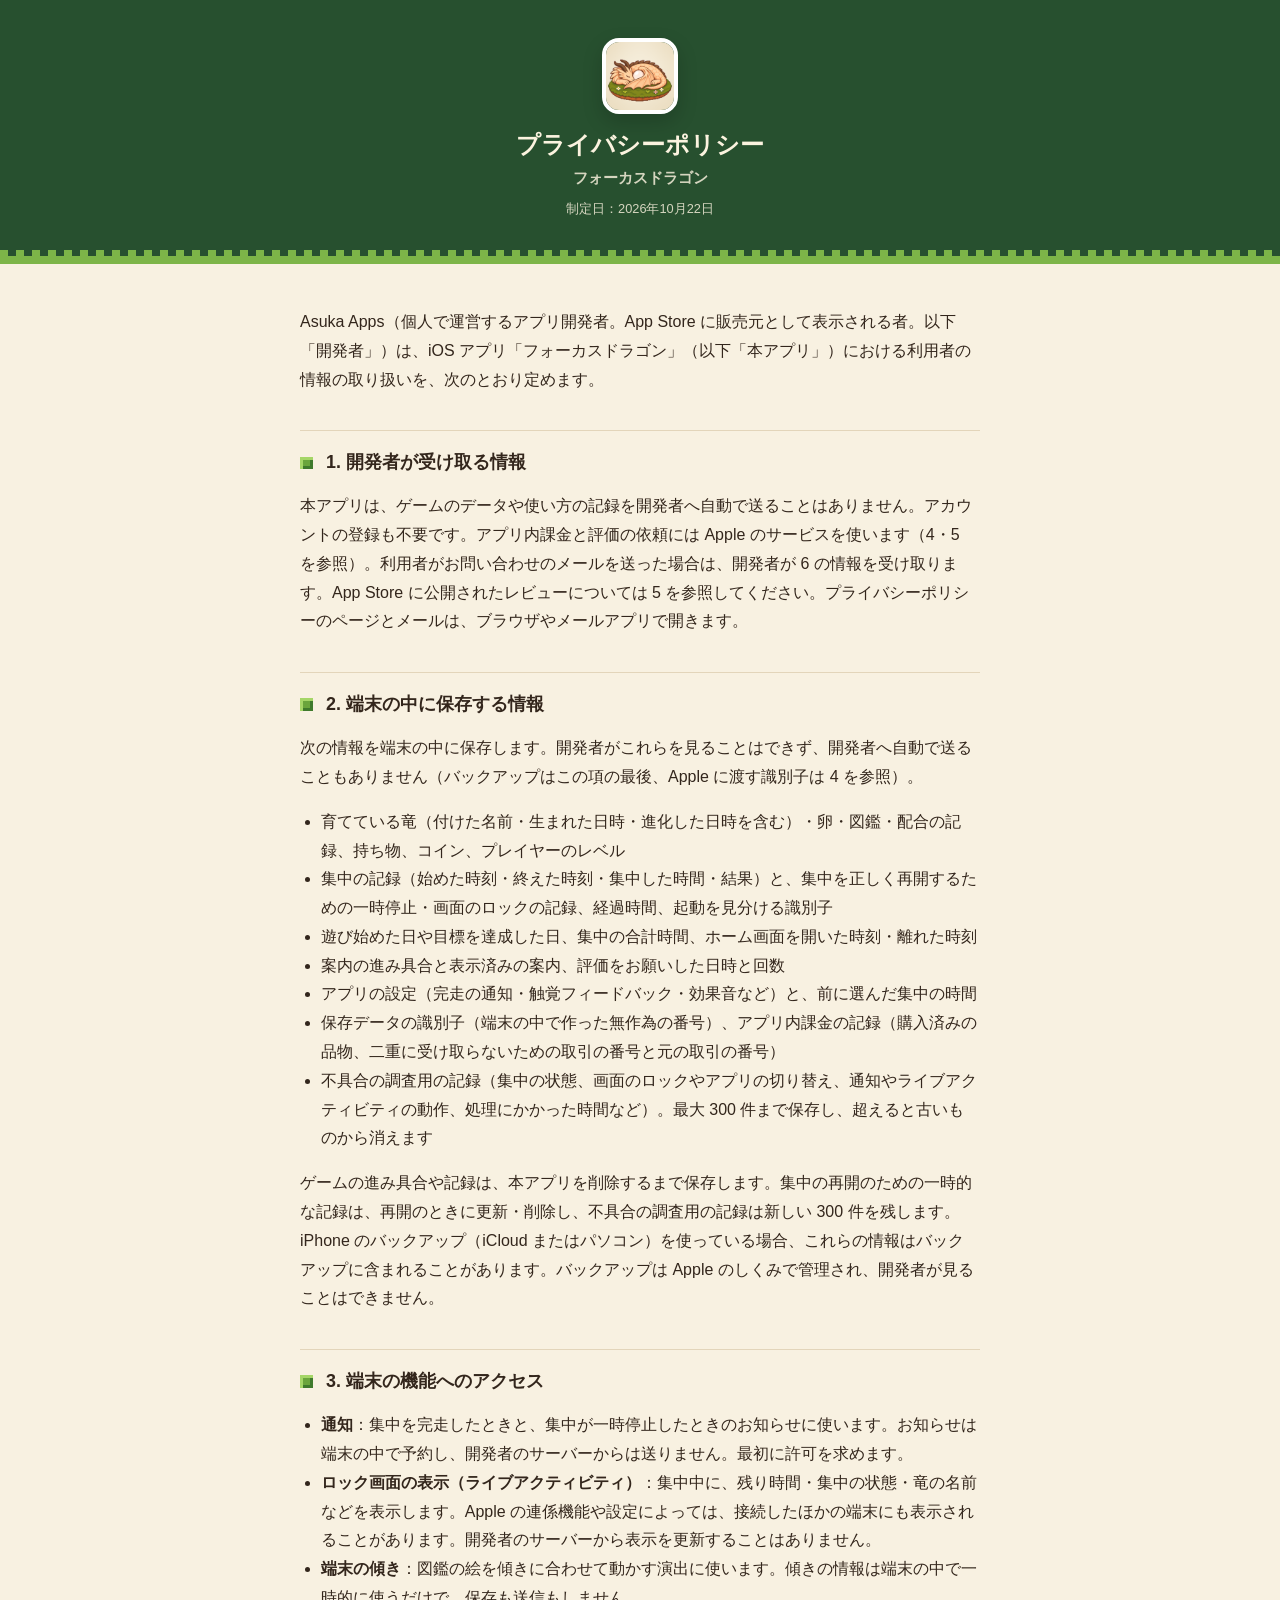
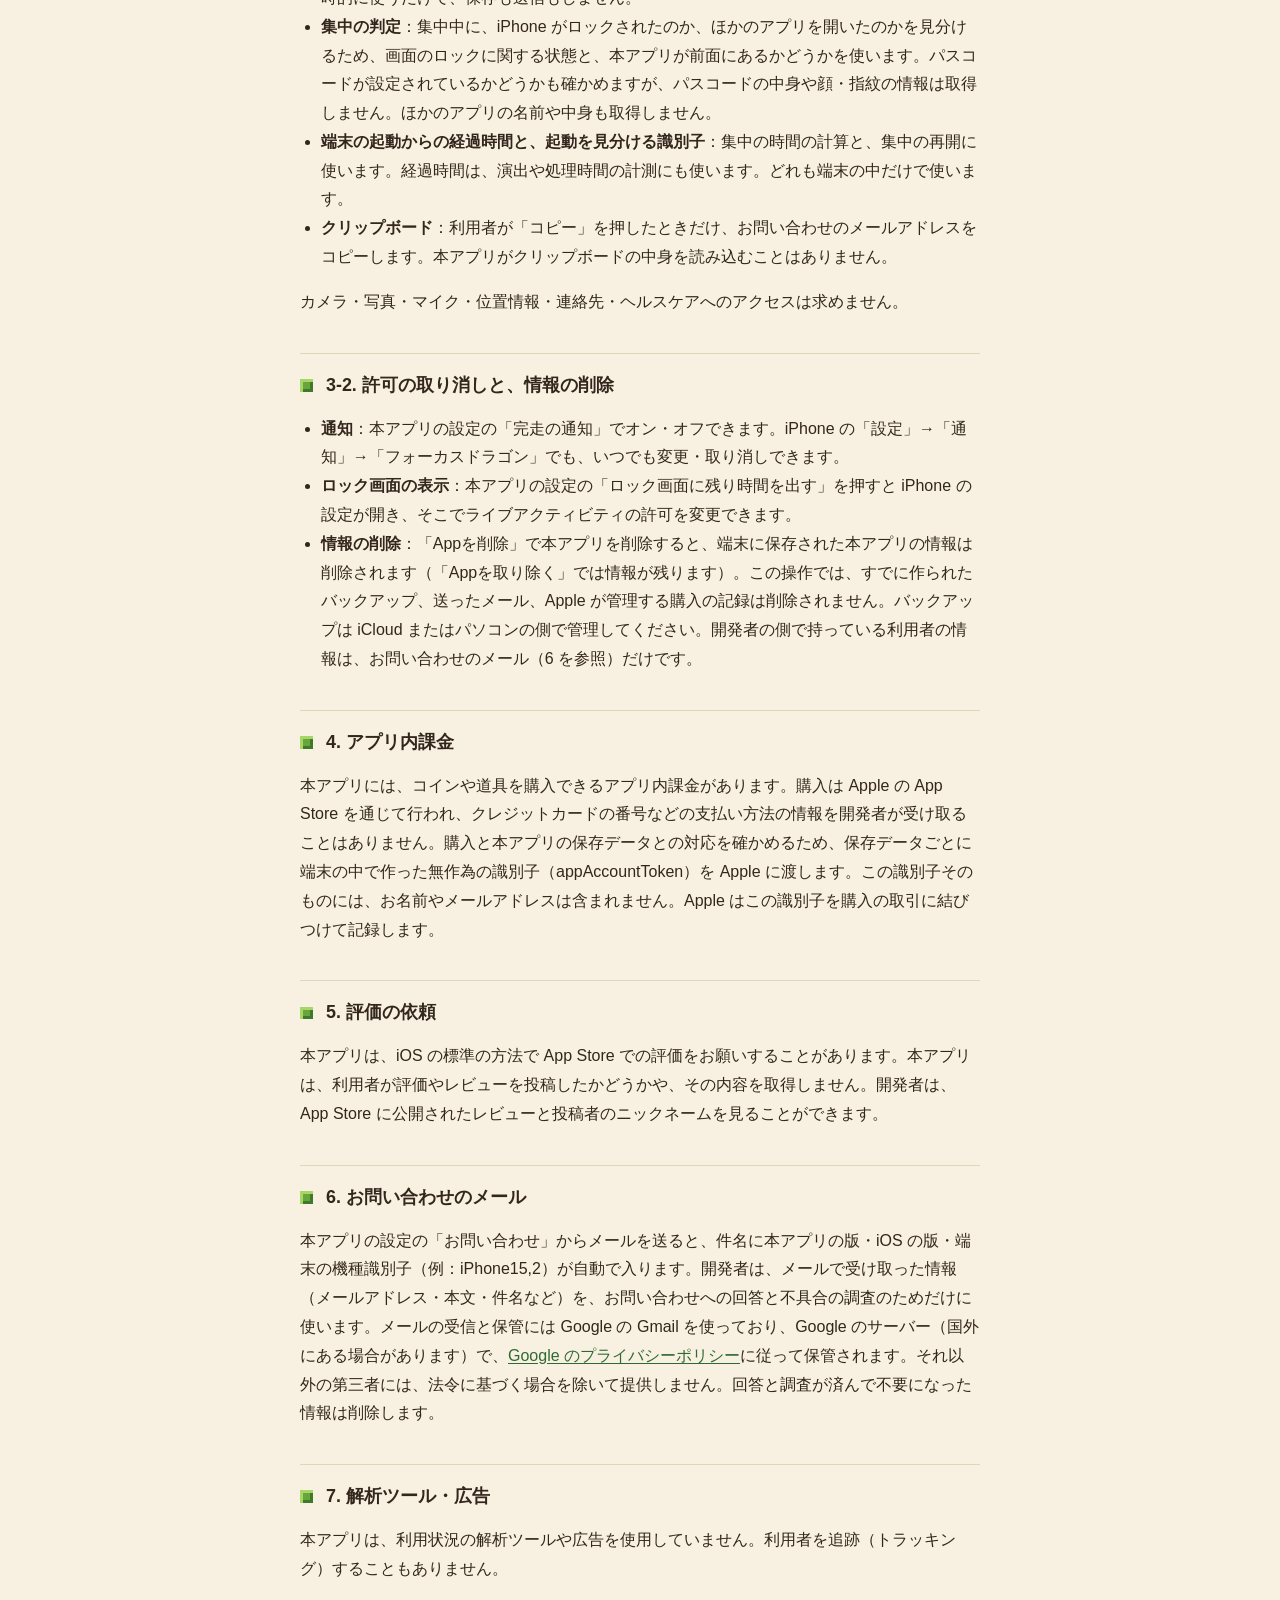
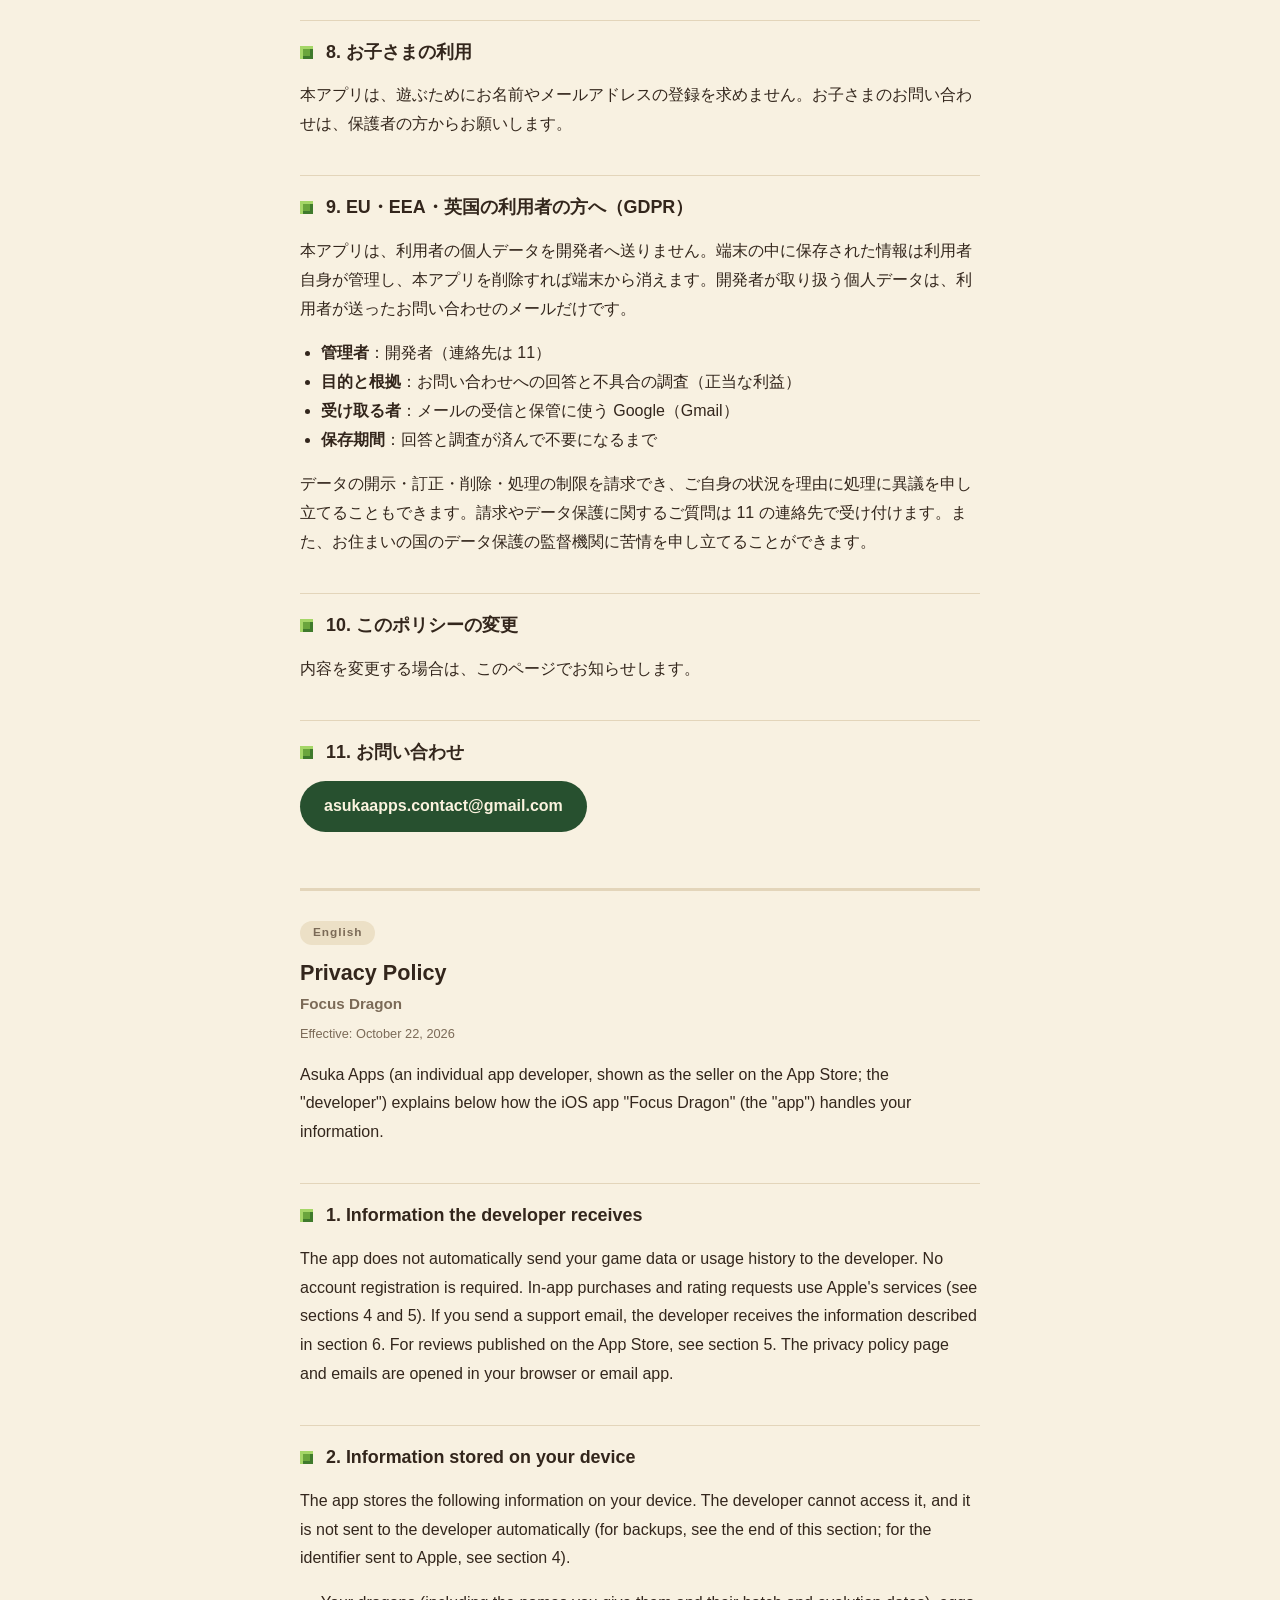
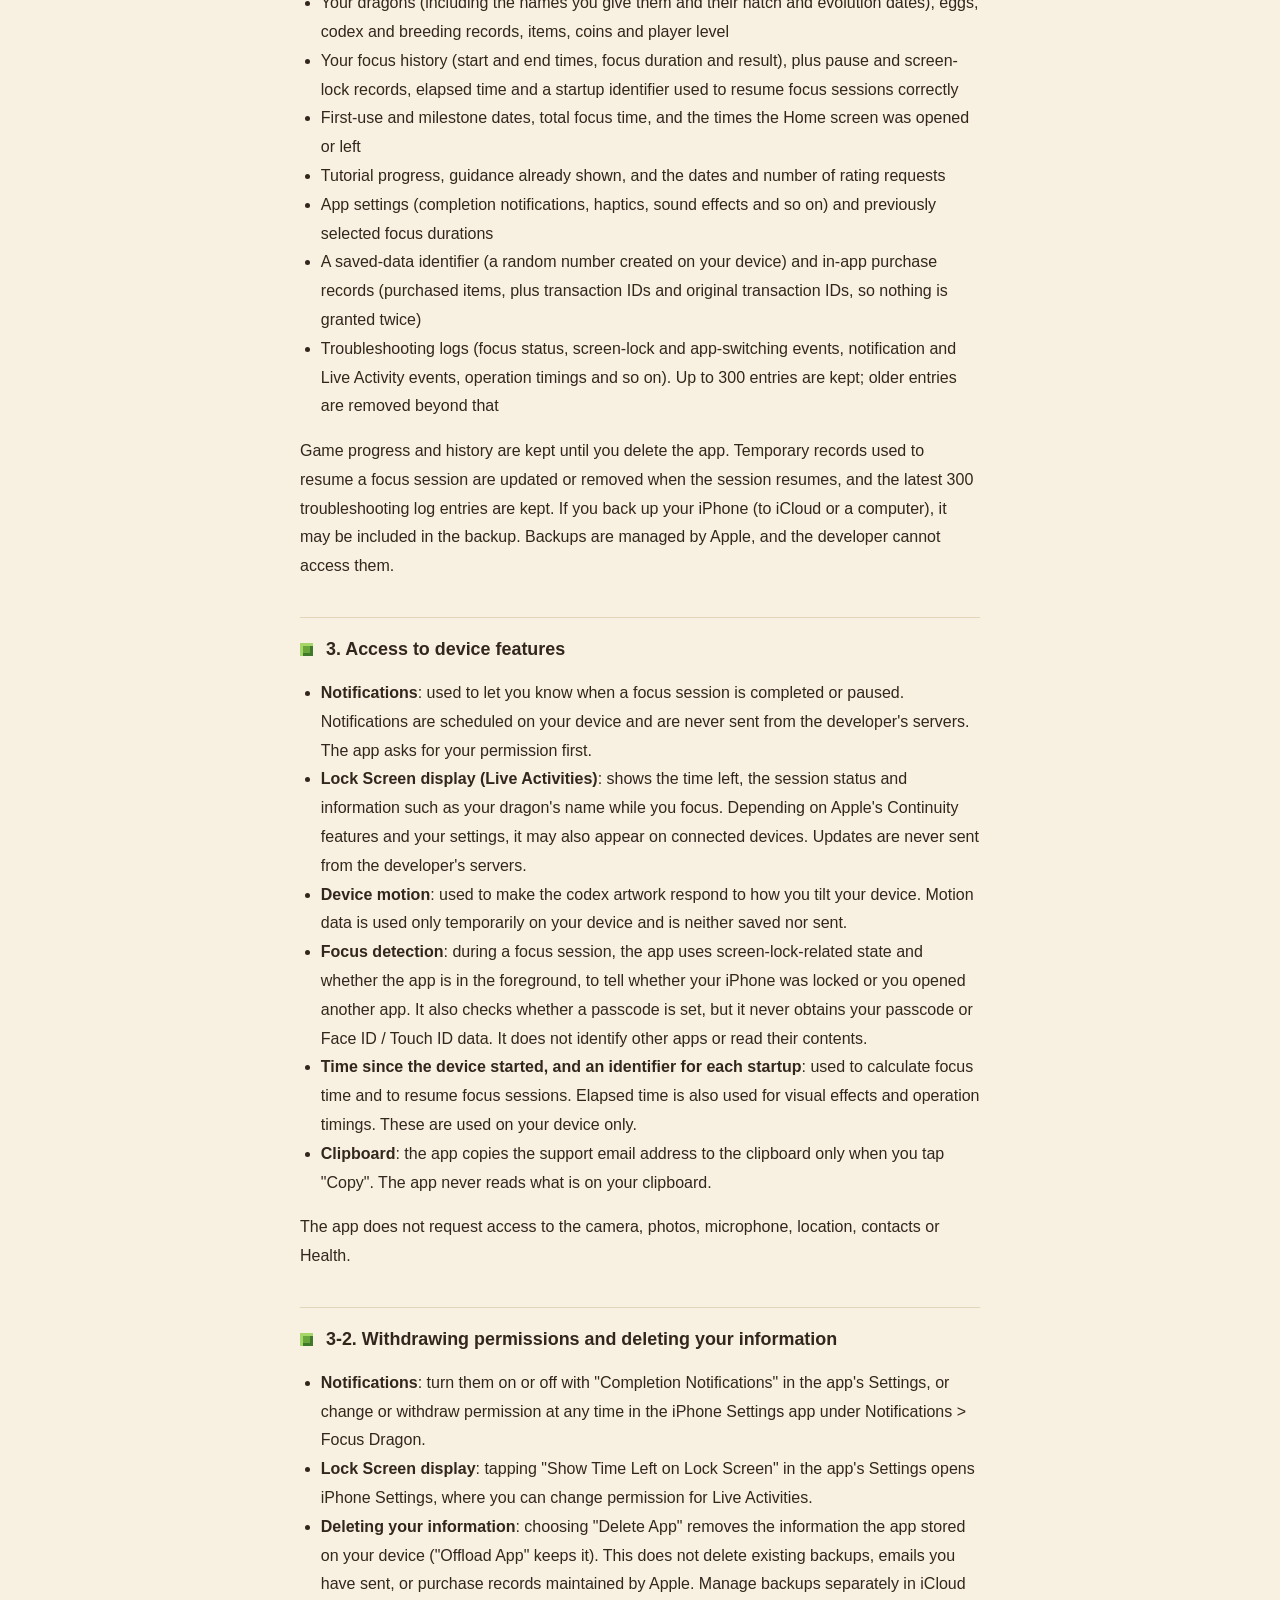
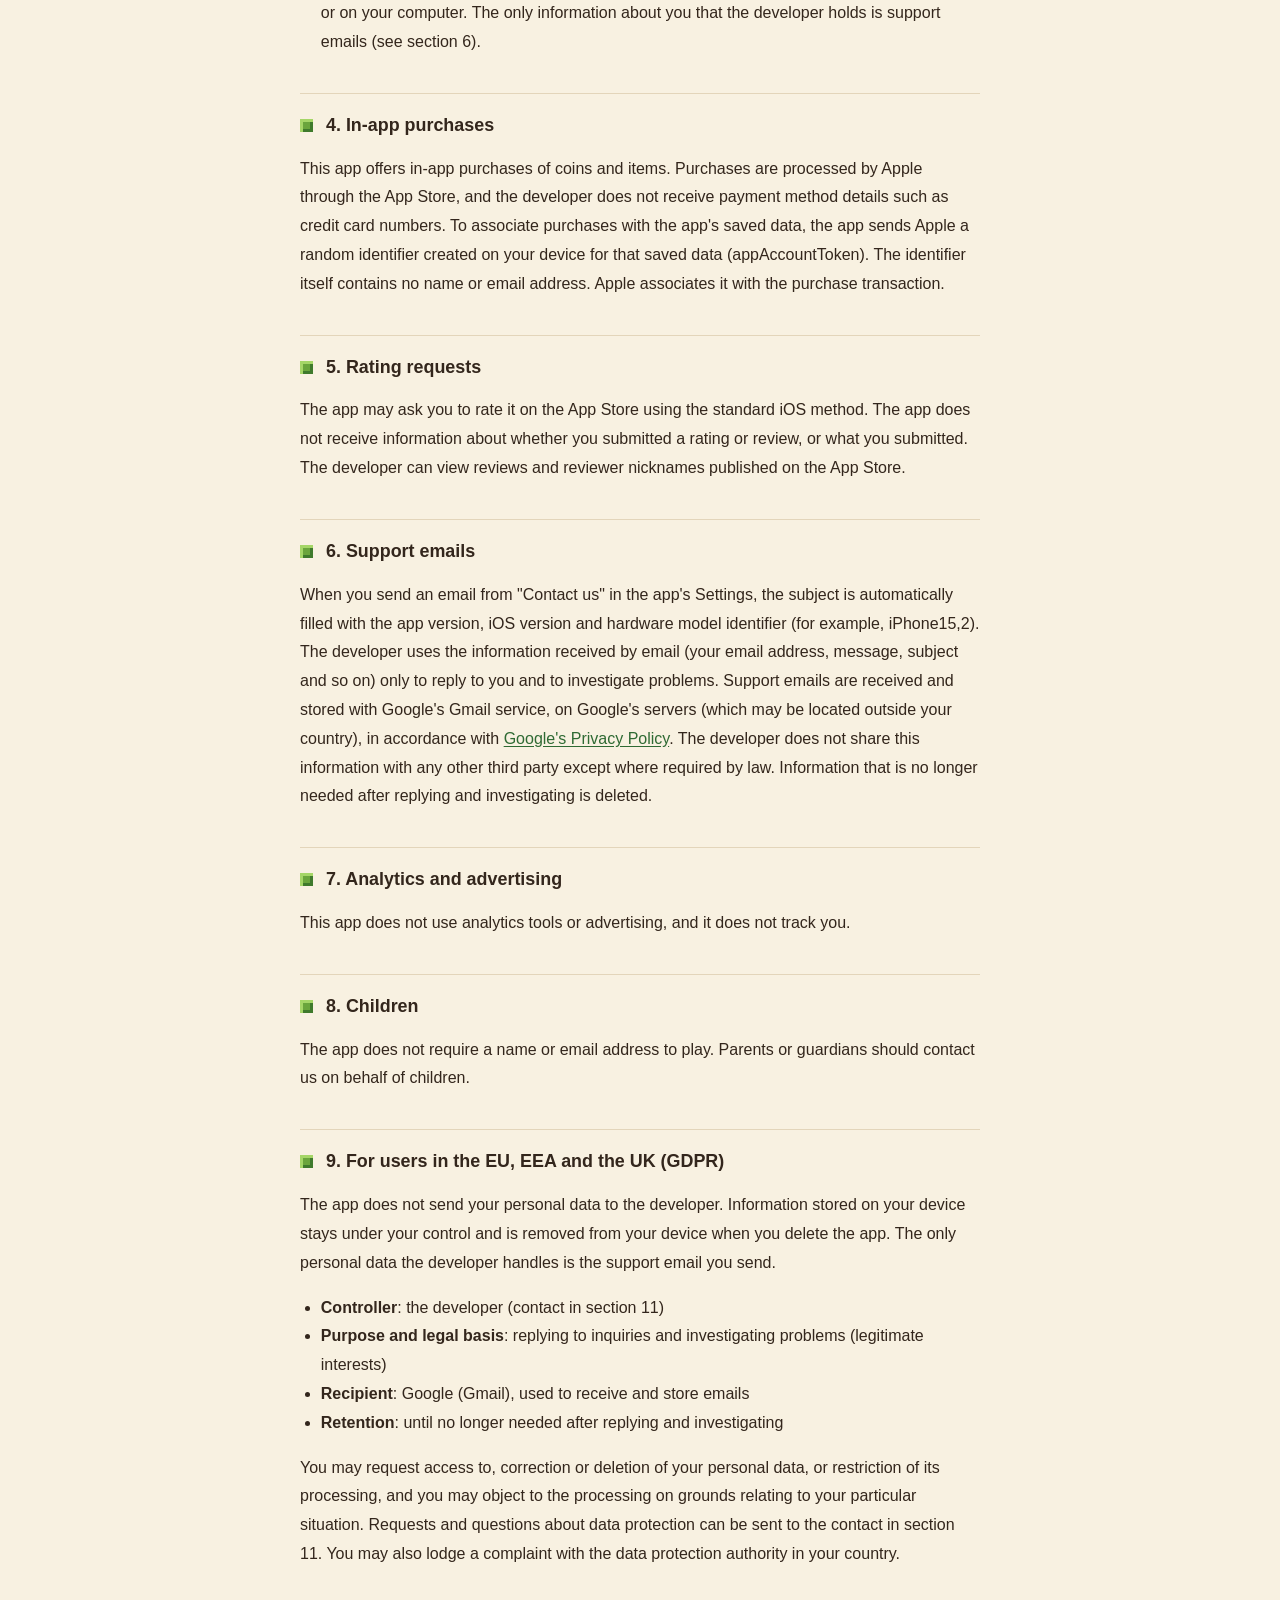
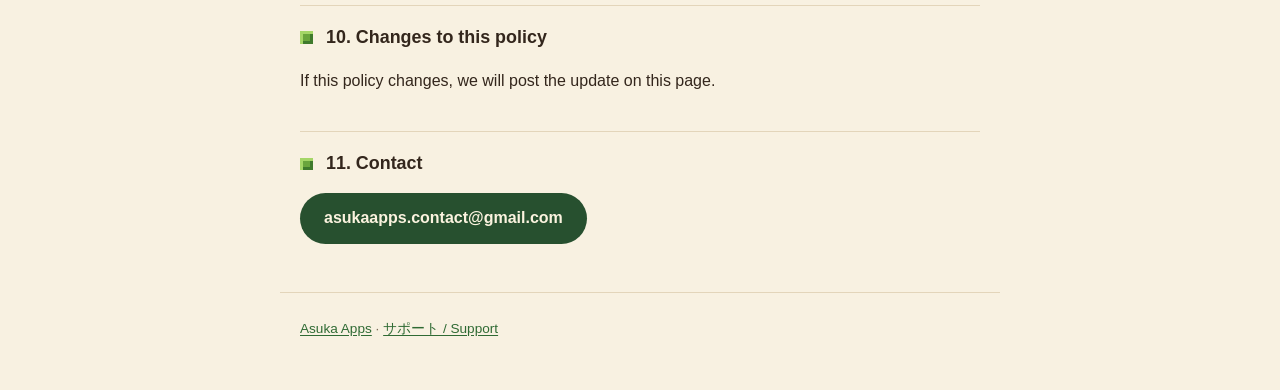
<file: dragon_focus/privacy/index.html>
<!doctype html>
<html lang="ja">
<head>
<meta charset="utf-8">
<meta name="viewport" content="width=device-width, initial-scale=1">
<title>プライバシーポリシー - フォーカスドラゴン</title>
<meta name="theme-color" content="#27502f">
<link rel="stylesheet" href="/style.css?v=20261115">
</head>
<body class="app-dragon_focus">
<header class="app-head">
<img class="app-icon" src="/assets/dragon_focus_192.png" alt="" width="76" height="76">
<h1>プライバシーポリシー</h1>
<p>フォーカスドラゴン</p>
<p class="meta">制定日：2026年10月22日</p>
</header>
<main>

<p>Asuka Apps（個人で運営するアプリ開発者。App Store に販売元として表示される者。以下「開発者」）は、iOS アプリ「フォーカスドラゴン」（以下「本アプリ」）における利用者の情報の取り扱いを、次のとおり定めます。</p>

<h2>1. 開発者が受け取る情報</h2>
<p>本アプリは、ゲームのデータや使い方の記録を開発者へ自動で送ることはありません。アカウントの登録も不要です。アプリ内課金と評価の依頼には Apple のサービスを使います（4・5 を参照）。利用者がお問い合わせのメールを送った場合は、開発者が 6 の情報を受け取ります。App Store に公開されたレビューについては 5 を参照してください。プライバシーポリシーのページとメールは、ブラウザやメールアプリで開きます。</p>

<h2>2. 端末の中に保存する情報</h2>
<p>次の情報を端末の中に保存します。開発者がこれらを見ることはできず、開発者へ自動で送ることもありません（バックアップはこの項の最後、Apple に渡す識別子は 4 を参照）。</p>
<ul>
<li>育てている竜（付けた名前・生まれた日時・進化した日時を含む）・卵・図鑑・配合の記録、持ち物、コイン、プレイヤーのレベル</li>
<li>集中の記録（始めた時刻・終えた時刻・集中した時間・結果）と、集中を正しく再開するための一時停止・画面のロックの記録、経過時間、起動を見分ける識別子</li>
<li>遊び始めた日や目標を達成した日、集中の合計時間、ホーム画面を開いた時刻・離れた時刻</li>
<li>案内の進み具合と表示済みの案内、評価をお願いした日時と回数</li>
<li>アプリの設定（完走の通知・触覚フィードバック・効果音など）と、前に選んだ集中の時間</li>
<li>保存データの識別子（端末の中で作った無作為の番号）、アプリ内課金の記録（購入済みの品物、二重に受け取らないための取引の番号と元の取引の番号）</li>
<li>不具合の調査用の記録（集中の状態、画面のロックやアプリの切り替え、通知やライブアクティビティの動作、処理にかかった時間など）。最大 300 件まで保存し、超えると古いものから消えます</li>
</ul>
<p>ゲームの進み具合や記録は、本アプリを削除するまで保存します。集中の再開のための一時的な記録は、再開のときに更新・削除し、不具合の調査用の記録は新しい 300 件を残します。iPhone のバックアップ（iCloud またはパソコン）を使っている場合、これらの情報はバックアップに含まれることがあります。バックアップは Apple のしくみで管理され、開発者が見ることはできません。</p>

<h2>3. 端末の機能へのアクセス</h2>
<ul>
<li><strong>通知</strong>：集中を完走したときと、集中が一時停止したときのお知らせに使います。お知らせは端末の中で予約し、開発者のサーバーからは送りません。最初に許可を求めます。</li>
<li><strong>ロック画面の表示（ライブアクティビティ）</strong>：集中中に、残り時間・集中の状態・竜の名前などを表示します。Apple の連係機能や設定によっては、接続したほかの端末にも表示されることがあります。開発者のサーバーから表示を更新することはありません。</li>
<li><strong>端末の傾き</strong>：図鑑の絵を傾きに合わせて動かす演出に使います。傾きの情報は端末の中で一時的に使うだけで、保存も送信もしません。</li>
<li><strong>集中の判定</strong>：集中中に、iPhone がロックされたのか、ほかのアプリを開いたのかを見分けるため、画面のロックに関する状態と、本アプリが前面にあるかどうかを使います。パスコードが設定されているかどうかも確かめますが、パスコードの中身や顔・指紋の情報は取得しません。ほかのアプリの名前や中身も取得しません。</li>
<li><strong>端末の起動からの経過時間と、起動を見分ける識別子</strong>：集中の時間の計算と、集中の再開に使います。経過時間は、演出や処理時間の計測にも使います。どれも端末の中だけで使います。</li>
<li><strong>クリップボード</strong>：利用者が「コピー」を押したときだけ、お問い合わせのメールアドレスをコピーします。本アプリがクリップボードの中身を読み込むことはありません。</li>
</ul>
<p>カメラ・写真・マイク・位置情報・連絡先・ヘルスケアへのアクセスは求めません。</p>

<h2>3-2. 許可の取り消しと、情報の削除</h2>
<ul>
<li><strong>通知</strong>：本アプリの設定の「完走の通知」でオン・オフできます。iPhone の「設定」→「通知」→「フォーカスドラゴン」でも、いつでも変更・取り消しできます。</li>
<li><strong>ロック画面の表示</strong>：本アプリの設定の「ロック画面に残り時間を出す」を押すと iPhone の設定が開き、そこでライブアクティビティの許可を変更できます。</li>
<li><strong>情報の削除</strong>：「Appを削除」で本アプリを削除すると、端末に保存された本アプリの情報は削除されます（「Appを取り除く」では情報が残ります）。この操作では、すでに作られたバックアップ、送ったメール、Apple が管理する購入の記録は削除されません。バックアップは iCloud またはパソコンの側で管理してください。開発者の側で持っている利用者の情報は、お問い合わせのメール（6 を参照）だけです。</li>
</ul>

<h2>4. アプリ内課金</h2>
<p>本アプリには、コインや道具を購入できるアプリ内課金があります。購入は Apple の App Store を通じて行われ、クレジットカードの番号などの支払い方法の情報を開発者が受け取ることはありません。購入と本アプリの保存データとの対応を確かめるため、保存データごとに端末の中で作った無作為の識別子（appAccountToken）を Apple に渡します。この識別子そのものには、お名前やメールアドレスは含まれません。Apple はこの識別子を購入の取引に結びつけて記録します。</p>

<h2>5. 評価の依頼</h2>
<p>本アプリは、iOS の標準の方法で App Store での評価をお願いすることがあります。本アプリは、利用者が評価やレビューを投稿したかどうかや、その内容を取得しません。開発者は、App Store に公開されたレビューと投稿者のニックネームを見ることができます。</p>

<h2>6. お問い合わせのメール</h2>
<p>本アプリの設定の「お問い合わせ」からメールを送ると、件名に本アプリの版・iOS の版・端末の機種識別子（例：iPhone15,2）が自動で入ります。開発者は、メールで受け取った情報（メールアドレス・本文・件名など）を、お問い合わせへの回答と不具合の調査のためだけに使います。メールの受信と保管には Google の Gmail を使っており、Google のサーバー（国外にある場合があります）で、<a href="https://policies.google.com/privacy">Google のプライバシーポリシー</a>に従って保管されます。それ以外の第三者には、法令に基づく場合を除いて提供しません。回答と調査が済んで不要になった情報は削除します。</p>

<h2>7. 解析ツール・広告</h2>
<p>本アプリは、利用状況の解析ツールや広告を使用していません。利用者を追跡（トラッキング）することもありません。</p>

<h2>8. お子さまの利用</h2>
<p>本アプリは、遊ぶためにお名前やメールアドレスの登録を求めません。お子さまのお問い合わせは、保護者の方からお願いします。</p>

<h2>9. EU・EEA・英国の利用者の方へ（GDPR）</h2>
<p>本アプリは、利用者の個人データを開発者へ送りません。端末の中に保存された情報は利用者自身が管理し、本アプリを削除すれば端末から消えます。開発者が取り扱う個人データは、利用者が送ったお問い合わせのメールだけです。</p>
<ul>
<li><strong>管理者</strong>：開発者（連絡先は 11）</li>
<li><strong>目的と根拠</strong>：お問い合わせへの回答と不具合の調査（正当な利益）</li>
<li><strong>受け取る者</strong>：メールの受信と保管に使う Google（Gmail）</li>
<li><strong>保存期間</strong>：回答と調査が済んで不要になるまで</li>
</ul>
<p>データの開示・訂正・削除・処理の制限を請求でき、ご自身の状況を理由に処理に異議を申し立てることもできます。請求やデータ保護に関するご質問は 11 の連絡先で受け付けます。また、お住まいの国のデータ保護の監督機関に苦情を申し立てることができます。</p>

<h2>10. このポリシーの変更</h2>
<p>内容を変更する場合は、このページでお知らせします。</p>

<h2>11. お問い合わせ</h2>
<p><a href="mailto:asukaapps.contact@gmail.com">asukaapps.contact@gmail.com</a></p>

<section class="lang" lang="en">
<h1>Privacy Policy</h1>
<p>Focus Dragon</p>
<p class="meta">Effective: October 22, 2026</p>

<p>Asuka Apps (an individual app developer, shown as the seller on the App Store; the "developer") explains below how the iOS app "Focus Dragon" (the "app") handles your information.</p>

<h2>1. Information the developer receives</h2>
<p>The app does not automatically send your game data or usage history to the developer. No account registration is required. In-app purchases and rating requests use Apple's services (see sections 4 and 5). If you send a support email, the developer receives the information described in section 6. For reviews published on the App Store, see section 5. The privacy policy page and emails are opened in your browser or email app.</p>

<h2>2. Information stored on your device</h2>
<p>The app stores the following information on your device. The developer cannot access it, and it is not sent to the developer automatically (for backups, see the end of this section; for the identifier sent to Apple, see section 4).</p>
<ul>
<li>Your dragons (including the names you give them and their hatch and evolution dates), eggs, codex and breeding records, items, coins and player level</li>
<li>Your focus history (start and end times, focus duration and result), plus pause and screen-lock records, elapsed time and a startup identifier used to resume focus sessions correctly</li>
<li>First-use and milestone dates, total focus time, and the times the Home screen was opened or left</li>
<li>Tutorial progress, guidance already shown, and the dates and number of rating requests</li>
<li>App settings (completion notifications, haptics, sound effects and so on) and previously selected focus durations</li>
<li>A saved-data identifier (a random number created on your device) and in-app purchase records (purchased items, plus transaction IDs and original transaction IDs, so nothing is granted twice)</li>
<li>Troubleshooting logs (focus status, screen-lock and app-switching events, notification and Live Activity events, operation timings and so on). Up to 300 entries are kept; older entries are removed beyond that</li>
</ul>
<p>Game progress and history are kept until you delete the app. Temporary records used to resume a focus session are updated or removed when the session resumes, and the latest 300 troubleshooting log entries are kept. If you back up your iPhone (to iCloud or a computer), it may be included in the backup. Backups are managed by Apple, and the developer cannot access them.</p>

<h2>3. Access to device features</h2>
<ul>
<li><strong>Notifications</strong>: used to let you know when a focus session is completed or paused. Notifications are scheduled on your device and are never sent from the developer's servers. The app asks for your permission first.</li>
<li><strong>Lock Screen display (Live Activities)</strong>: shows the time left, the session status and information such as your dragon's name while you focus. Depending on Apple's Continuity features and your settings, it may also appear on connected devices. Updates are never sent from the developer's servers.</li>
<li><strong>Device motion</strong>: used to make the codex artwork respond to how you tilt your device. Motion data is used only temporarily on your device and is neither saved nor sent.</li>
<li><strong>Focus detection</strong>: during a focus session, the app uses screen-lock-related state and whether the app is in the foreground, to tell whether your iPhone was locked or you opened another app. It also checks whether a passcode is set, but it never obtains your passcode or Face ID / Touch ID data. It does not identify other apps or read their contents.</li>
<li><strong>Time since the device started, and an identifier for each startup</strong>: used to calculate focus time and to resume focus sessions. Elapsed time is also used for visual effects and operation timings. These are used on your device only.</li>
<li><strong>Clipboard</strong>: the app copies the support email address to the clipboard only when you tap "Copy". The app never reads what is on your clipboard.</li>
</ul>
<p>The app does not request access to the camera, photos, microphone, location, contacts or Health.</p>

<h2>3-2. Withdrawing permissions and deleting your information</h2>
<ul>
<li><strong>Notifications</strong>: turn them on or off with "Completion Notifications" in the app's Settings, or change or withdraw permission at any time in the iPhone Settings app under Notifications &gt; Focus Dragon.</li>
<li><strong>Lock Screen display</strong>: tapping "Show Time Left on Lock Screen" in the app's Settings opens iPhone Settings, where you can change permission for Live Activities.</li>
<li><strong>Deleting your information</strong>: choosing "Delete App" removes the information the app stored on your device ("Offload App" keeps it). This does not delete existing backups, emails you have sent, or purchase records maintained by Apple. Manage backups separately in iCloud or on your computer. The only information about you that the developer holds is support emails (see section 6).</li>
</ul>

<h2>4. In-app purchases</h2>
<p>This app offers in-app purchases of coins and items. Purchases are processed by Apple through the App Store, and the developer does not receive payment method details such as credit card numbers. To associate purchases with the app's saved data, the app sends Apple a random identifier created on your device for that saved data (appAccountToken). The identifier itself contains no name or email address. Apple associates it with the purchase transaction.</p>

<h2>5. Rating requests</h2>
<p>The app may ask you to rate it on the App Store using the standard iOS method. The app does not receive information about whether you submitted a rating or review, or what you submitted. The developer can view reviews and reviewer nicknames published on the App Store.</p>

<h2>6. Support emails</h2>
<p>When you send an email from "Contact us" in the app's Settings, the subject is automatically filled with the app version, iOS version and hardware model identifier (for example, iPhone15,2). The developer uses the information received by email (your email address, message, subject and so on) only to reply to you and to investigate problems. Support emails are received and stored with Google's Gmail service, on Google's servers (which may be located outside your country), in accordance with <a href="https://policies.google.com/privacy">Google's Privacy Policy</a>. The developer does not share this information with any other third party except where required by law. Information that is no longer needed after replying and investigating is deleted.</p>

<h2>7. Analytics and advertising</h2>
<p>This app does not use analytics tools or advertising, and it does not track you.</p>

<h2>8. Children</h2>
<p>The app does not require a name or email address to play. Parents or guardians should contact us on behalf of children.</p>

<h2>9. For users in the EU, EEA and the UK (GDPR)</h2>
<p>The app does not send your personal data to the developer. Information stored on your device stays under your control and is removed from your device when you delete the app. The only personal data the developer handles is the support email you send.</p>
<ul>
<li><strong>Controller</strong>: the developer (contact in section 11)</li>
<li><strong>Purpose and legal basis</strong>: replying to inquiries and investigating problems (legitimate interests)</li>
<li><strong>Recipient</strong>: Google (Gmail), used to receive and store emails</li>
<li><strong>Retention</strong>: until no longer needed after replying and investigating</li>
</ul>
<p>You may request access to, correction or deletion of your personal data, or restriction of its processing, and you may object to the processing on grounds relating to your particular situation. Requests and questions about data protection can be sent to the contact in section 11. You may also lodge a complaint with the data protection authority in your country.</p>

<h2>10. Changes to this policy</h2>
<p>If this policy changes, we will post the update on this page.</p>

<h2>11. Contact</h2>
<p><a href="mailto:asukaapps.contact@gmail.com">asukaapps.contact@gmail.com</a></p>
</section>
</main>
<footer><a href="/">Asuka Apps</a> · <a href="/dragon_focus/support/">サポート / Support</a></footer>
</body>
</html>
</file>
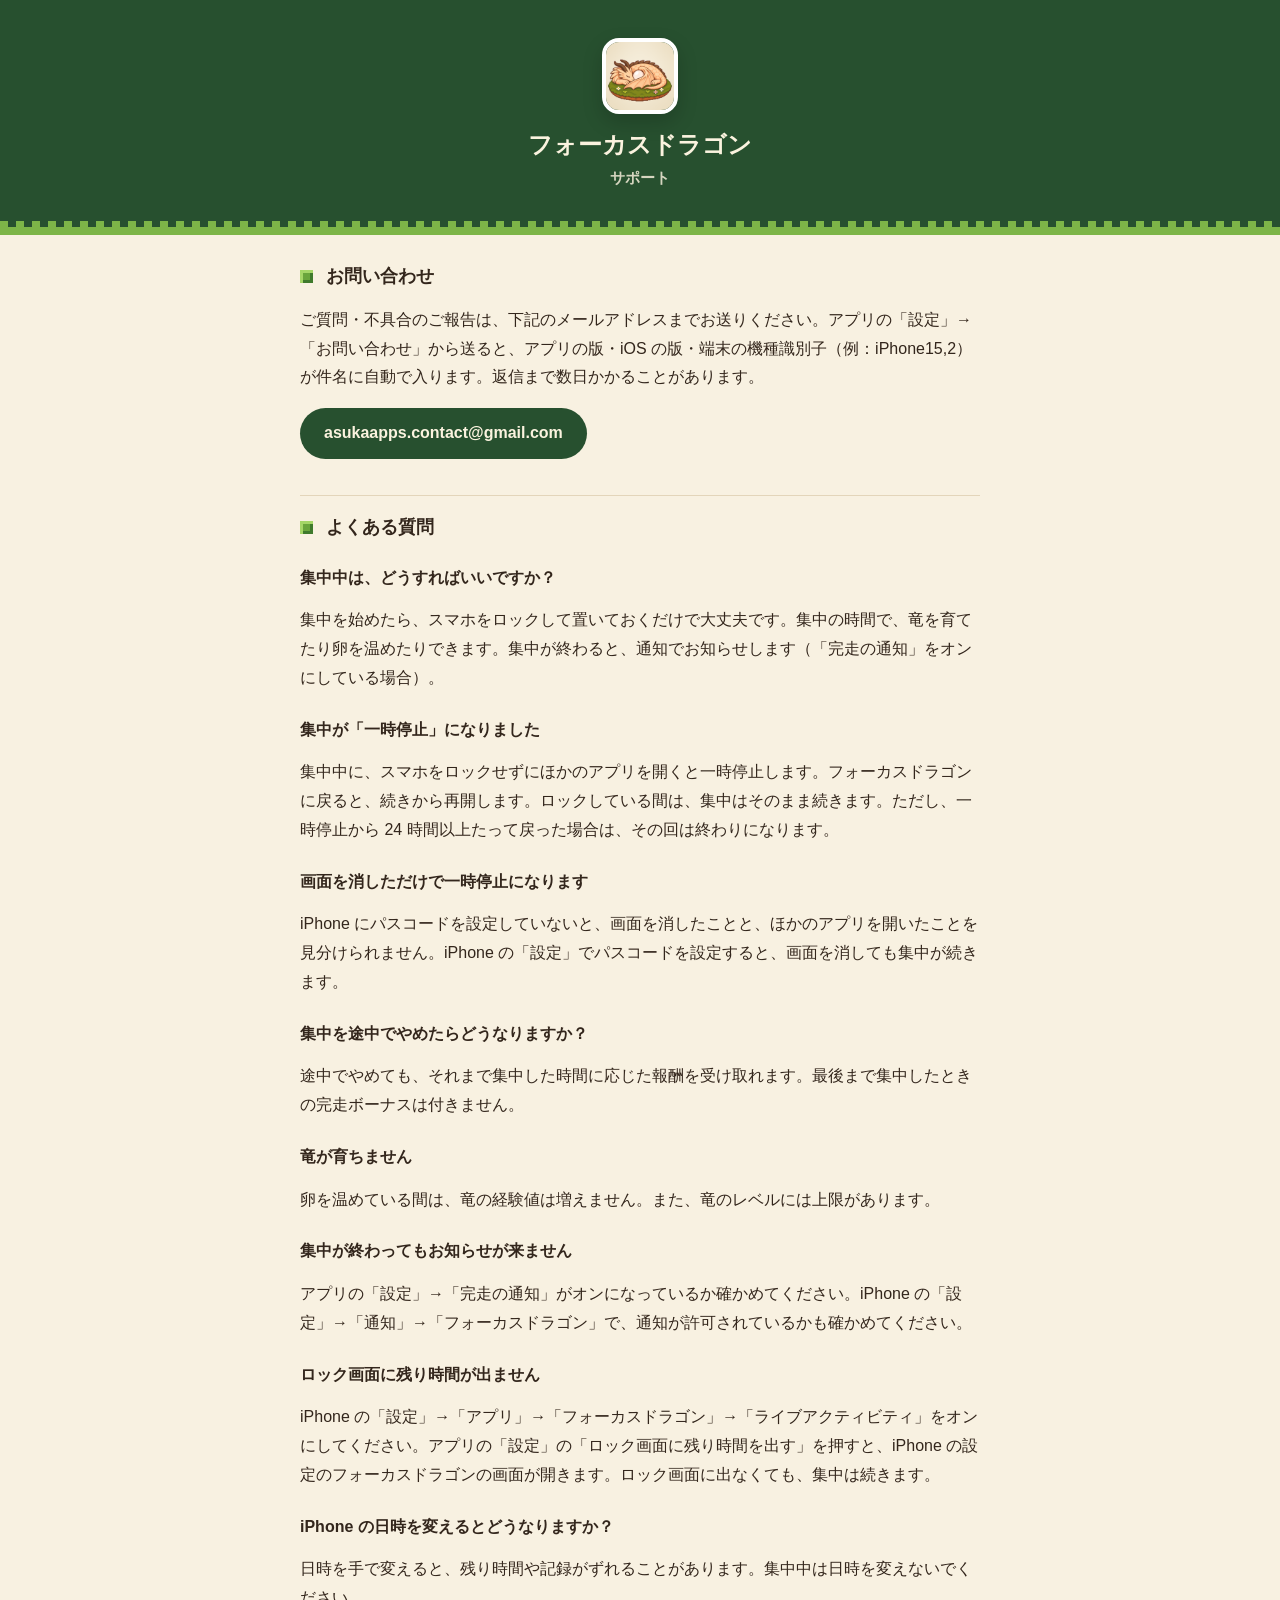
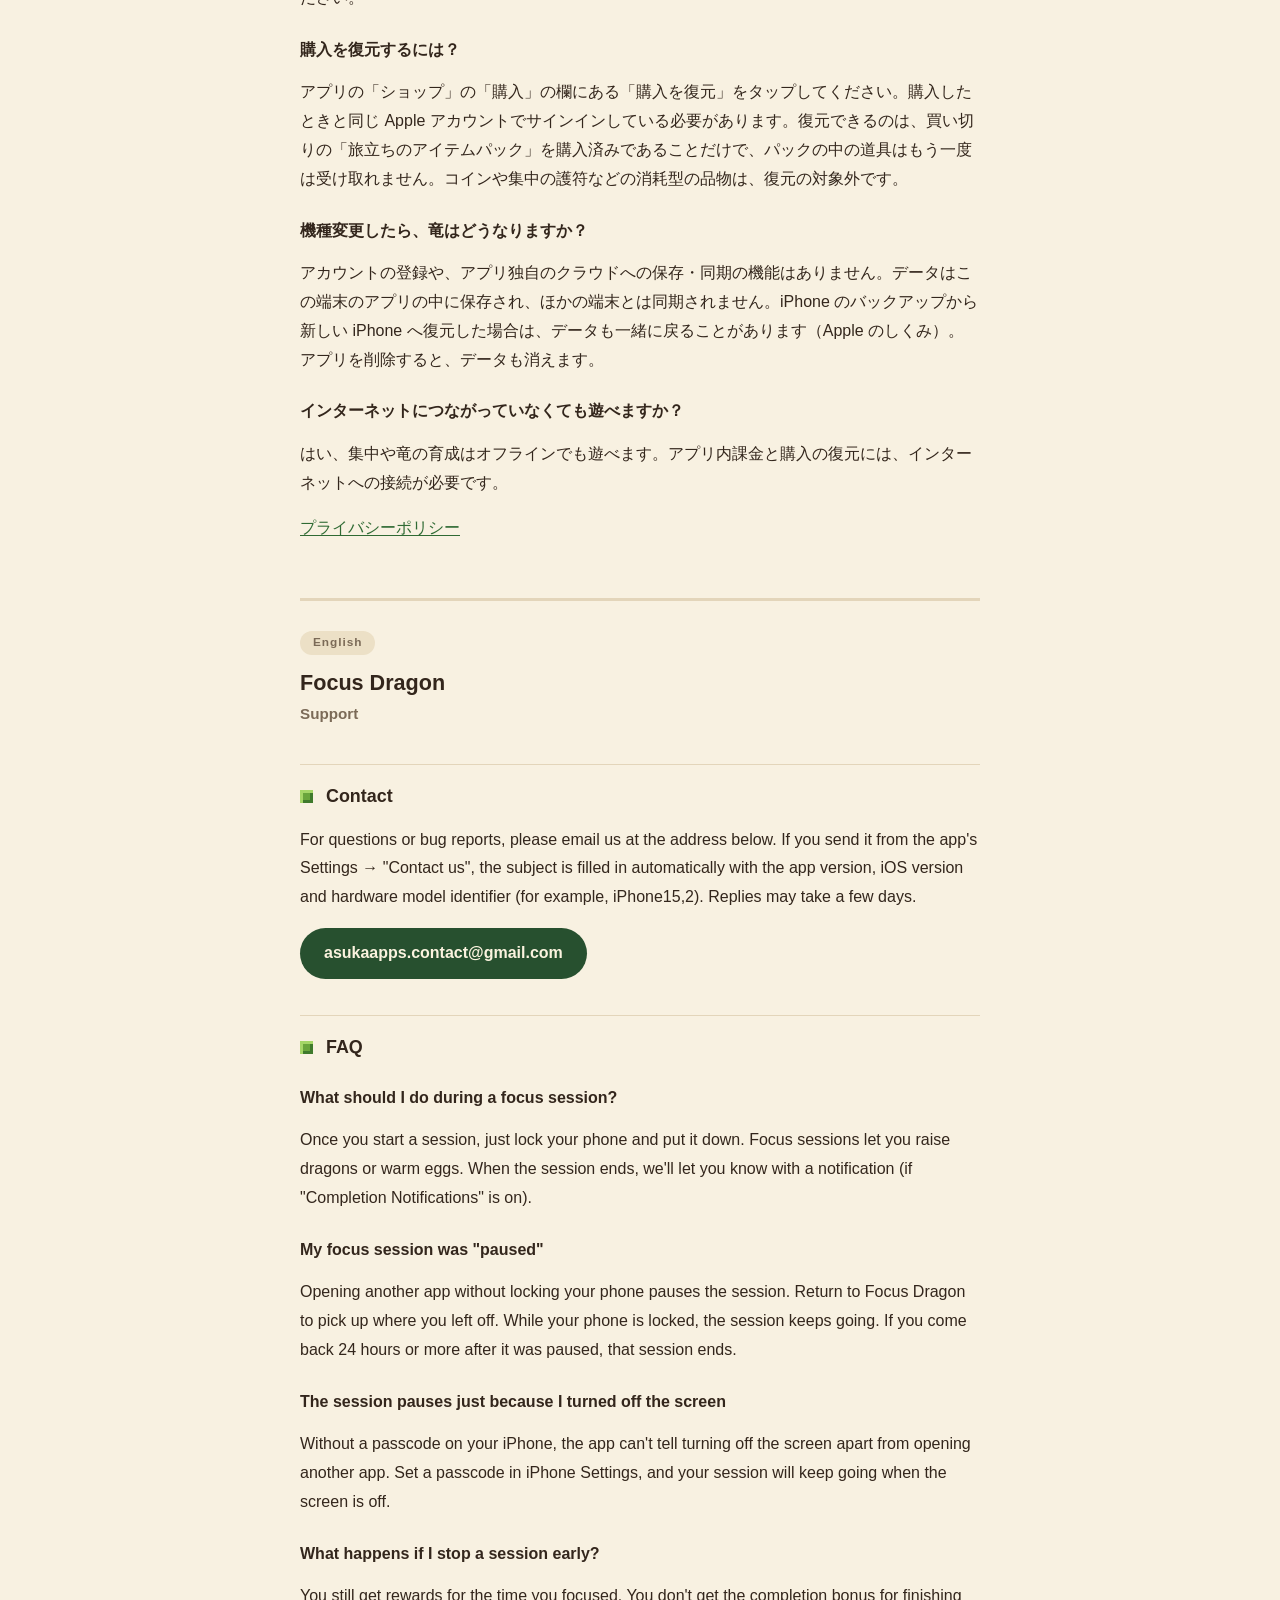
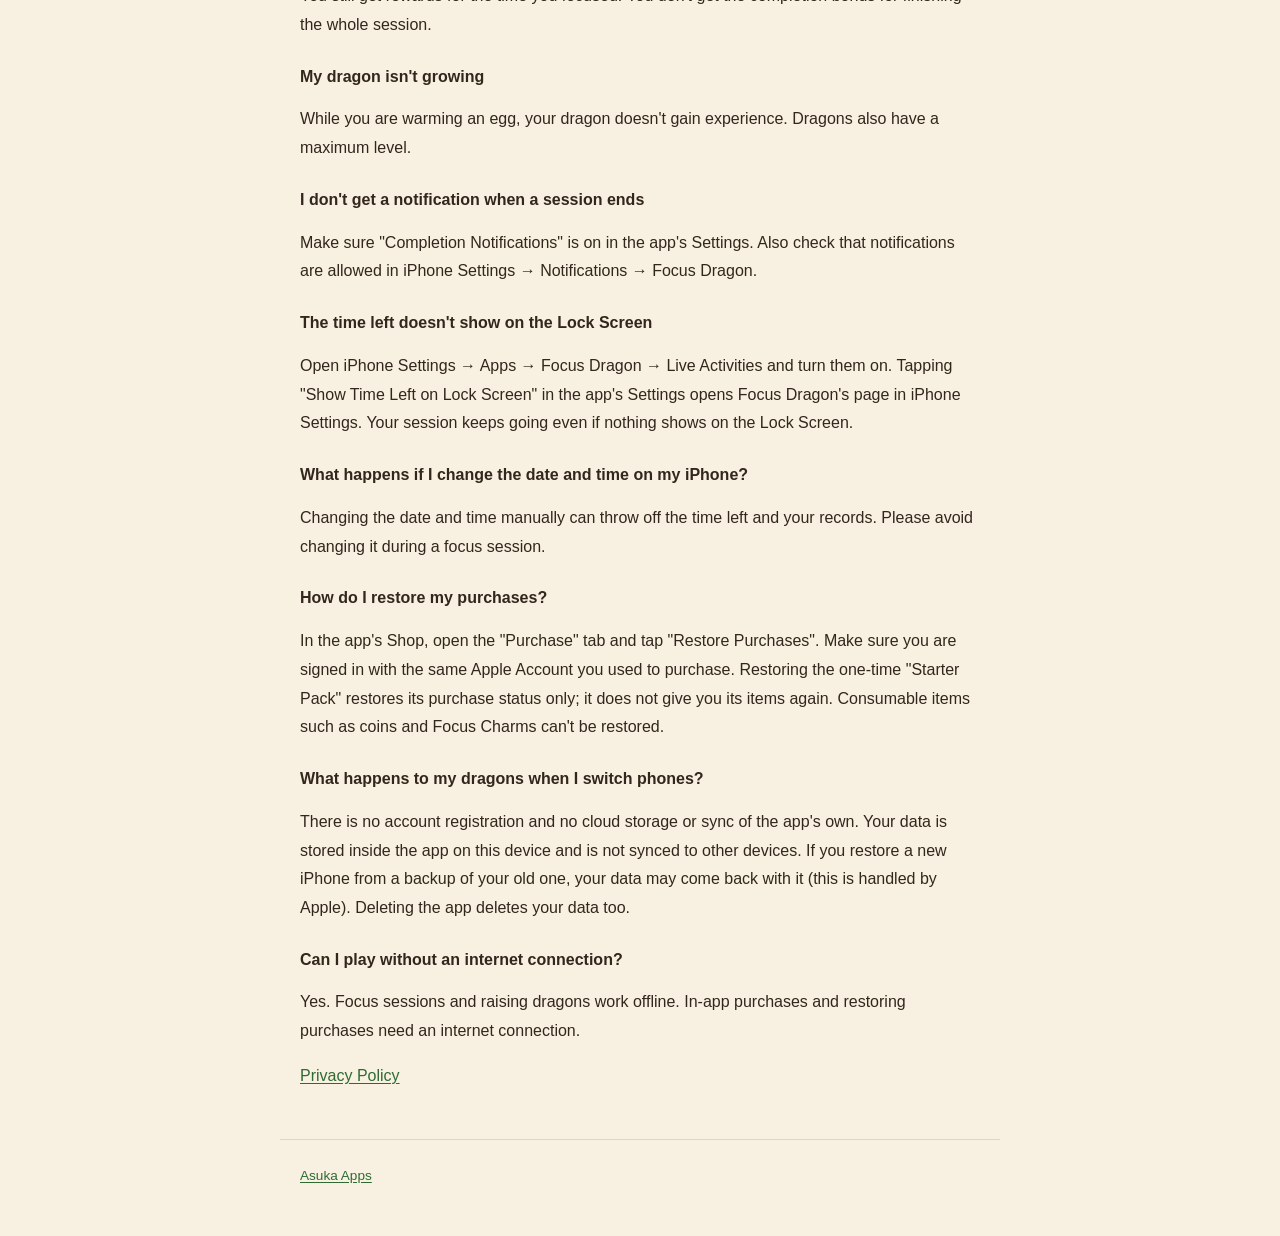
<file: dragon_focus/support/index.html>
<!doctype html>
<html lang="ja">
<head>
<meta charset="utf-8">
<meta name="viewport" content="width=device-width, initial-scale=1">
<title>サポート - フォーカスドラゴン</title>
<meta name="theme-color" content="#27502f">
<link rel="stylesheet" href="/style.css?v=20261115">
</head>
<body class="app-dragon_focus">
<header class="app-head">
<img class="app-icon" src="/assets/dragon_focus_192.png" alt="" width="76" height="76">
<h1>フォーカスドラゴン</h1>
<p>サポート</p>
</header>
<main>

<h2>お問い合わせ</h2>
<p>ご質問・不具合のご報告は、下記のメールアドレスまでお送りください。アプリの「設定」→「お問い合わせ」から送ると、アプリの版・iOS の版・端末の機種識別子（例：iPhone15,2）が件名に自動で入ります。返信まで数日かかることがあります。</p>
<p><a href="mailto:asukaapps.contact@gmail.com?subject=Focus%20Dragon">asukaapps.contact@gmail.com</a></p>

<h2>よくある質問</h2>
<h3>集中中は、どうすればいいですか？</h3>
<p>集中を始めたら、スマホをロックして置いておくだけで大丈夫です。集中の時間で、竜を育てたり卵を温めたりできます。集中が終わると、通知でお知らせします（「完走の通知」をオンにしている場合）。</p>
<h3>集中が「一時停止」になりました</h3>
<p>集中中に、スマホをロックせずにほかのアプリを開くと一時停止します。フォーカスドラゴンに戻ると、続きから再開します。ロックしている間は、集中はそのまま続きます。ただし、一時停止から 24 時間以上たって戻った場合は、その回は終わりになります。</p>
<h3>画面を消しただけで一時停止になります</h3>
<p>iPhone にパスコードを設定していないと、画面を消したことと、ほかのアプリを開いたことを見分けられません。iPhone の「設定」でパスコードを設定すると、画面を消しても集中が続きます。</p>
<h3>集中を途中でやめたらどうなりますか？</h3>
<p>途中でやめても、それまで集中した時間に応じた報酬を受け取れます。最後まで集中したときの完走ボーナスは付きません。</p>
<h3>竜が育ちません</h3>
<p>卵を温めている間は、竜の経験値は増えません。また、竜のレベルには上限があります。</p>
<h3>集中が終わってもお知らせが来ません</h3>
<p>アプリの「設定」→「完走の通知」がオンになっているか確かめてください。iPhone の「設定」→「通知」→「フォーカスドラゴン」で、通知が許可されているかも確かめてください。</p>
<h3>ロック画面に残り時間が出ません</h3>
<p>iPhone の「設定」→「アプリ」→「フォーカスドラゴン」→「ライブアクティビティ」をオンにしてください。アプリの「設定」の「ロック画面に残り時間を出す」を押すと、iPhone の設定のフォーカスドラゴンの画面が開きます。ロック画面に出なくても、集中は続きます。</p>
<h3>iPhone の日時を変えるとどうなりますか？</h3>
<p>日時を手で変えると、残り時間や記録がずれることがあります。集中中は日時を変えないでください。</p>
<h3>購入を復元するには？</h3>
<p>アプリの「ショップ」の「購入」の欄にある「購入を復元」をタップしてください。購入したときと同じ Apple アカウントでサインインしている必要があります。復元できるのは、買い切りの「旅立ちのアイテムパック」を購入済みであることだけで、パックの中の道具はもう一度は受け取れません。コインや集中の護符などの消耗型の品物は、復元の対象外です。</p>
<h3>機種変更したら、竜はどうなりますか？</h3>
<p>アカウントの登録や、アプリ独自のクラウドへの保存・同期の機能はありません。データはこの端末のアプリの中に保存され、ほかの端末とは同期されません。iPhone のバックアップから新しい iPhone へ復元した場合は、データも一緒に戻ることがあります（Apple のしくみ）。アプリを削除すると、データも消えます。</p>
<h3>インターネットにつながっていなくても遊べますか？</h3>
<p>はい、集中や竜の育成はオフラインでも遊べます。アプリ内課金と購入の復元には、インターネットへの接続が必要です。</p>

<p><a href="/dragon_focus/privacy/">プライバシーポリシー</a></p>

<section class="lang" lang="en">
<h1>Focus Dragon</h1>
<p>Support</p>

<h2>Contact</h2>
<p>For questions or bug reports, please email us at the address below. If you send it from the app's Settings → "Contact us", the subject is filled in automatically with the app version, iOS version and hardware model identifier (for example, iPhone15,2). Replies may take a few days.</p>
<p><a href="mailto:asukaapps.contact@gmail.com?subject=Focus%20Dragon">asukaapps.contact@gmail.com</a></p>

<h2>FAQ</h2>
<h3>What should I do during a focus session?</h3>
<p>Once you start a session, just lock your phone and put it down. Focus sessions let you raise dragons or warm eggs. When the session ends, we'll let you know with a notification (if "Completion Notifications" is on).</p>
<h3>My focus session was "paused"</h3>
<p>Opening another app without locking your phone pauses the session. Return to Focus Dragon to pick up where you left off. While your phone is locked, the session keeps going. If you come back 24 hours or more after it was paused, that session ends.</p>
<h3>The session pauses just because I turned off the screen</h3>
<p>Without a passcode on your iPhone, the app can't tell turning off the screen apart from opening another app. Set a passcode in iPhone Settings, and your session will keep going when the screen is off.</p>
<h3>What happens if I stop a session early?</h3>
<p>You still get rewards for the time you focused. You don't get the completion bonus for finishing the whole session.</p>
<h3>My dragon isn't growing</h3>
<p>While you are warming an egg, your dragon doesn't gain experience. Dragons also have a maximum level.</p>
<h3>I don't get a notification when a session ends</h3>
<p>Make sure "Completion Notifications" is on in the app's Settings. Also check that notifications are allowed in iPhone Settings → Notifications → Focus Dragon.</p>
<h3>The time left doesn't show on the Lock Screen</h3>
<p>Open iPhone Settings → Apps → Focus Dragon → Live Activities and turn them on. Tapping "Show Time Left on Lock Screen" in the app's Settings opens Focus Dragon's page in iPhone Settings. Your session keeps going even if nothing shows on the Lock Screen.</p>
<h3>What happens if I change the date and time on my iPhone?</h3>
<p>Changing the date and time manually can throw off the time left and your records. Please avoid changing it during a focus session.</p>
<h3>How do I restore my purchases?</h3>
<p>In the app's Shop, open the "Purchase" tab and tap "Restore Purchases". Make sure you are signed in with the same Apple Account you used to purchase. Restoring the one-time "Starter Pack" restores its purchase status only; it does not give you its items again. Consumable items such as coins and Focus Charms can't be restored.</p>
<h3>What happens to my dragons when I switch phones?</h3>
<p>There is no account registration and no cloud storage or sync of the app's own. Your data is stored inside the app on this device and is not synced to other devices. If you restore a new iPhone from a backup of your old one, your data may come back with it (this is handled by Apple). Deleting the app deletes your data too.</p>
<h3>Can I play without an internet connection?</h3>
<p>Yes. Focus sessions and raising dragons work offline. In-app purchases and restoring purchases need an internet connection.</p>

<p><a href="/dragon_focus/privacy/">Privacy Policy</a></p>
</section>
</main>
<footer><a href="/">Asuka Apps</a></footer>
</body>
</html>
</file>
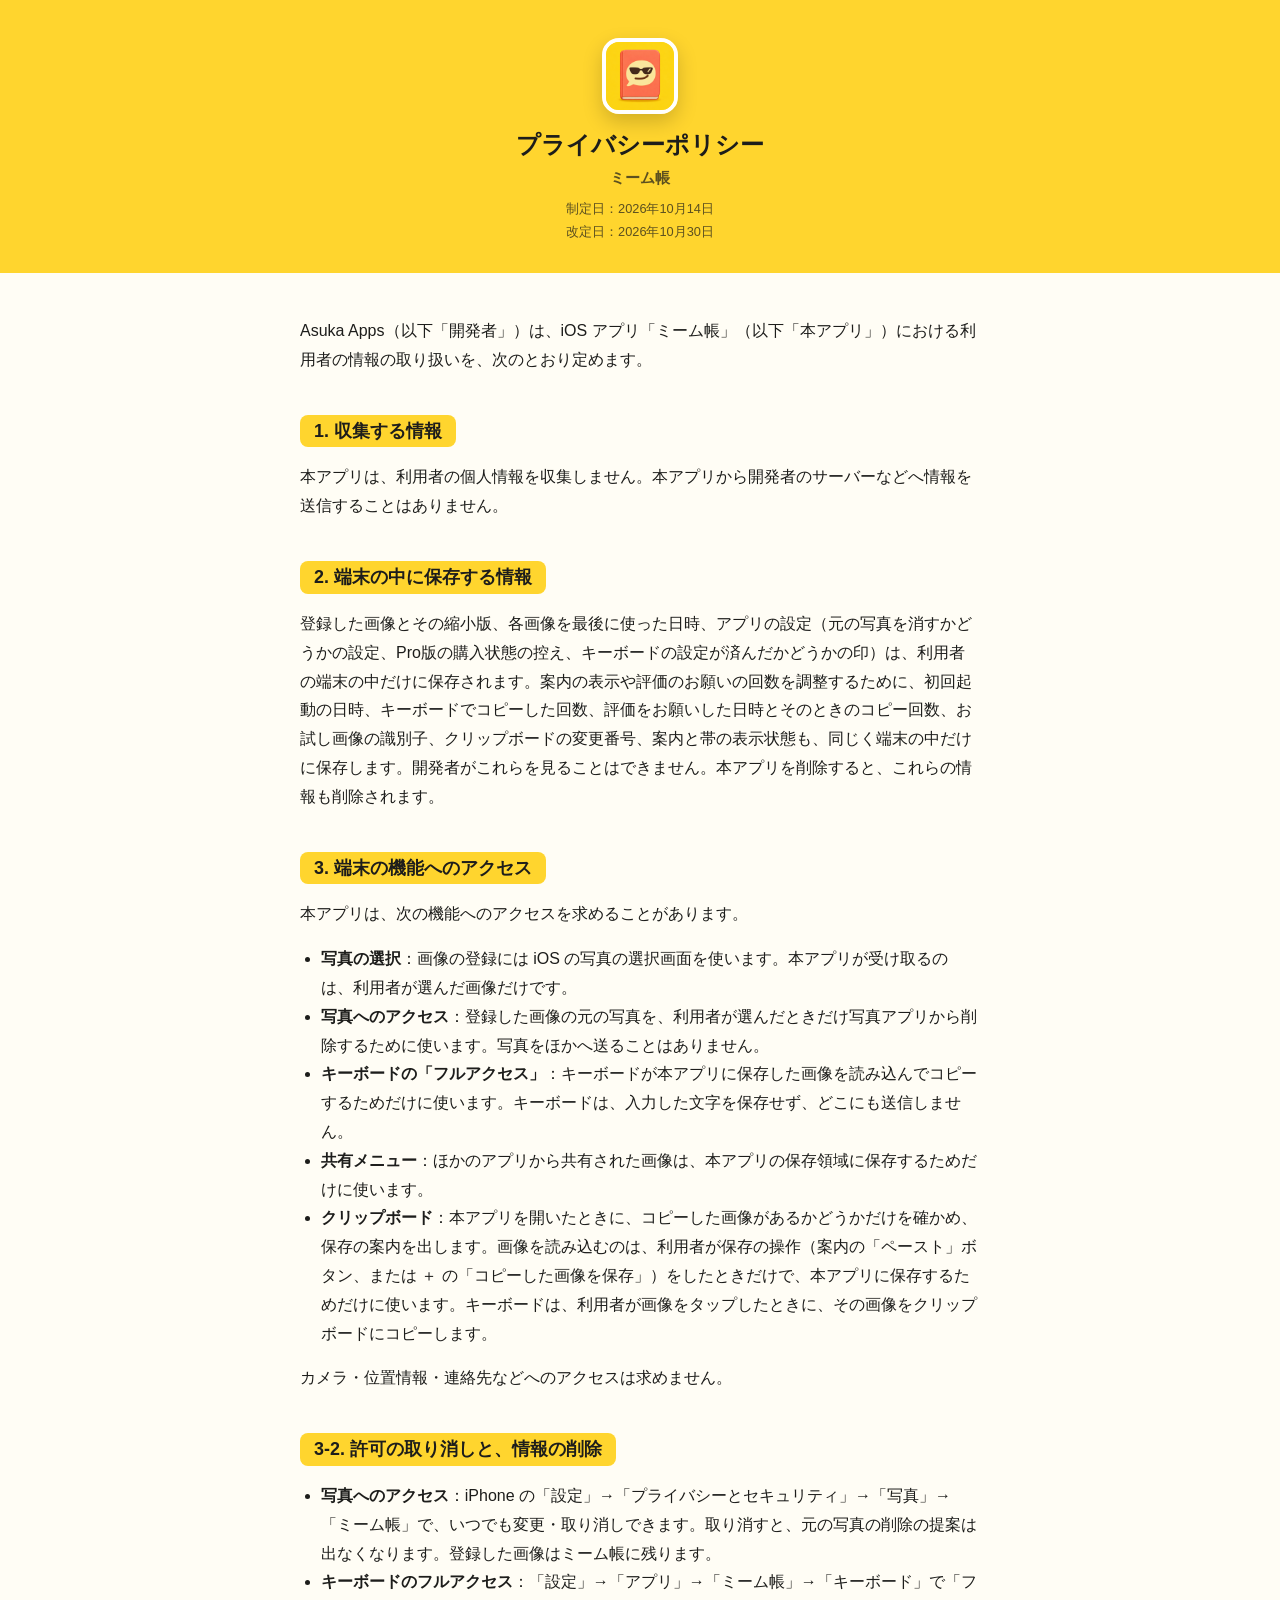
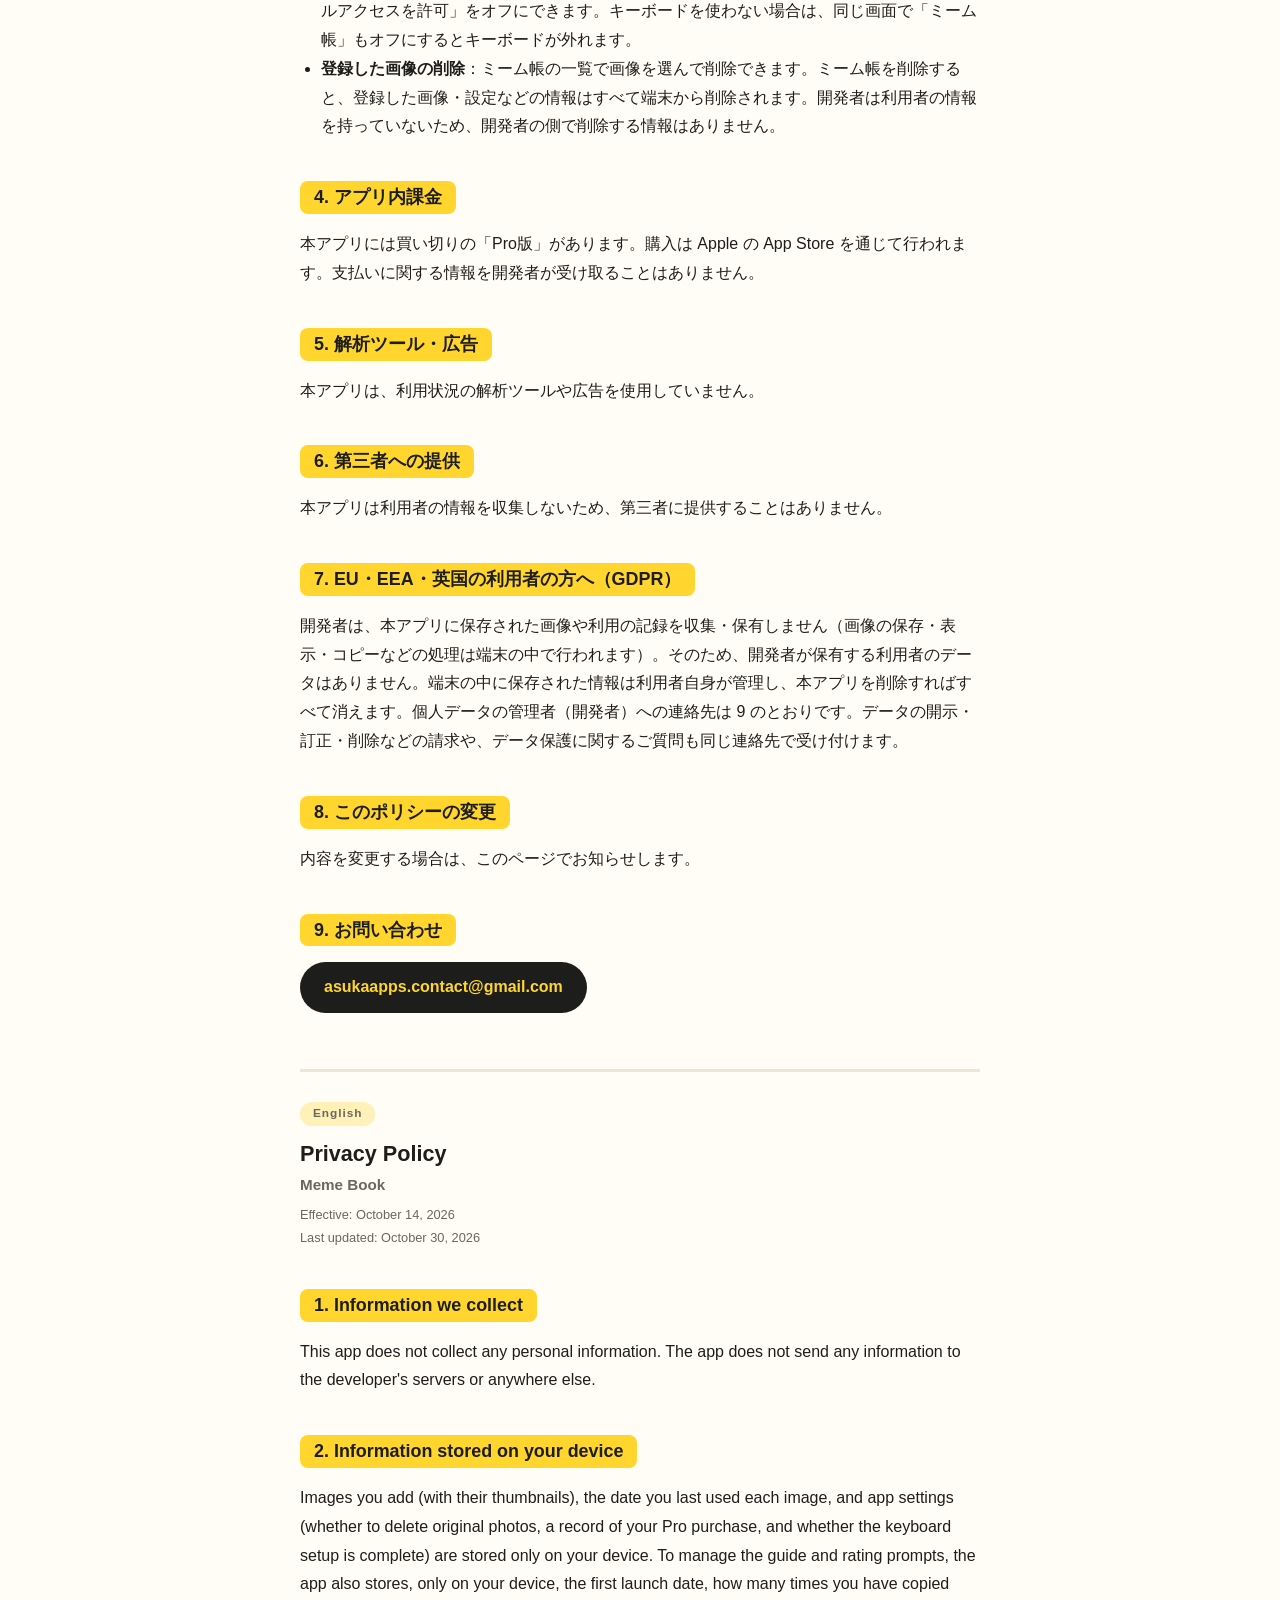
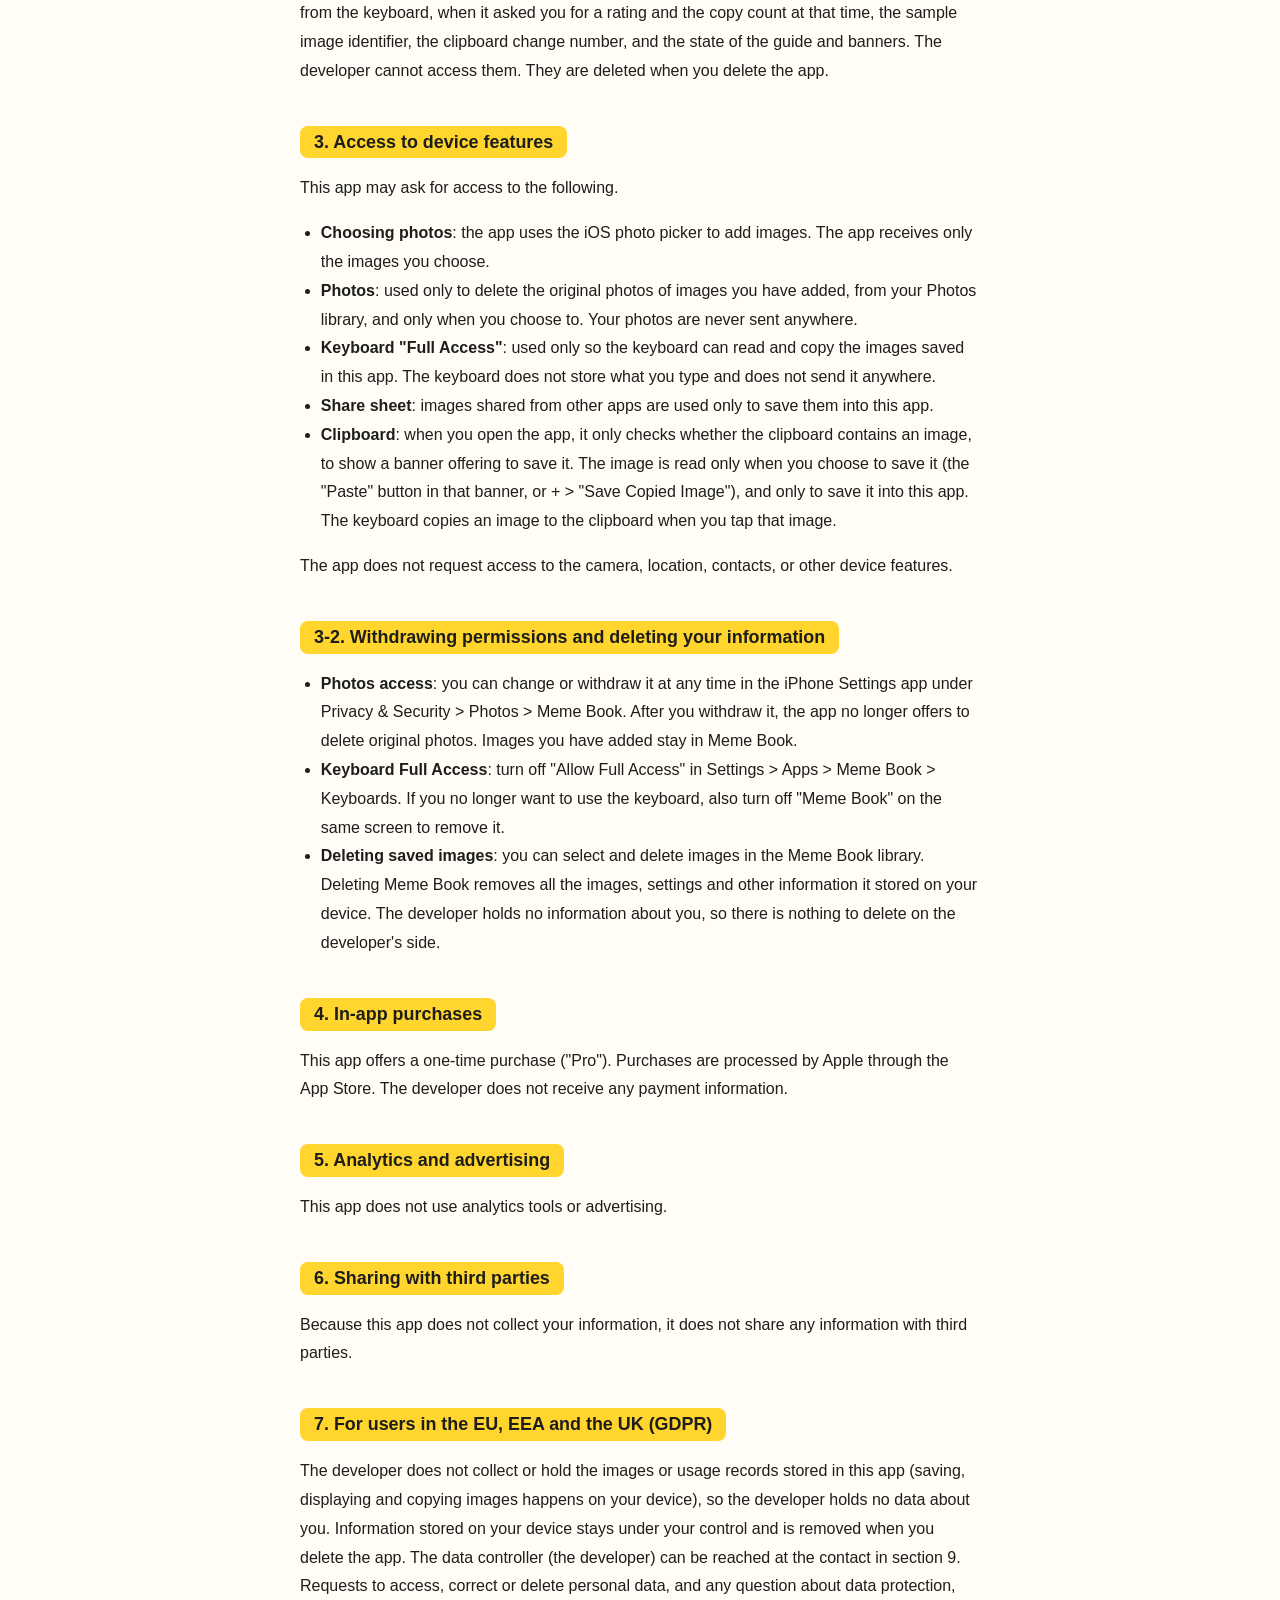
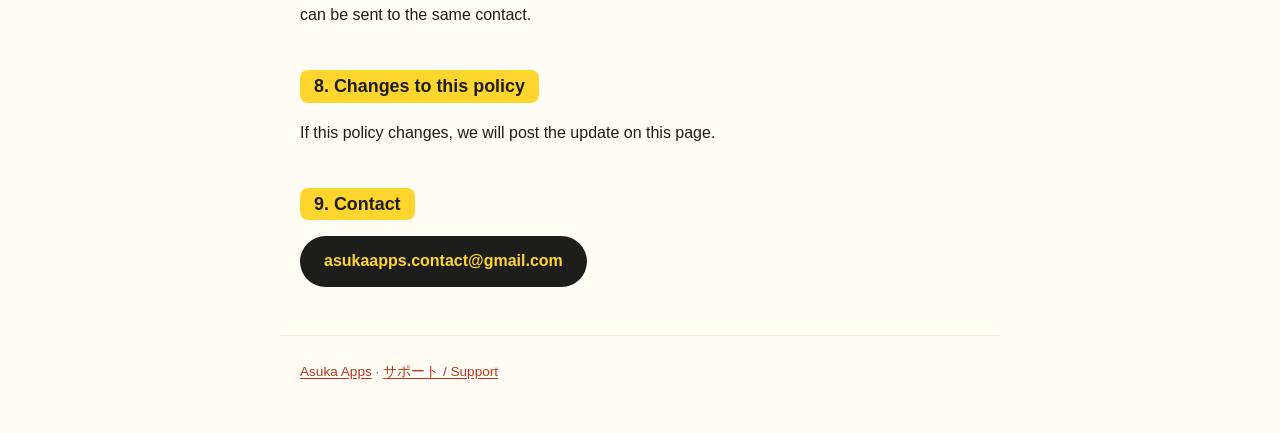
<file: meme_keyboard/privacy/index.html>
<!doctype html>
<html lang="ja">
<head>
<meta charset="utf-8">
<meta name="viewport" content="width=device-width, initial-scale=1">
<title>プライバシーポリシー - ミーム帳</title>
<meta name="theme-color" content="#ffd52e">
<link rel="stylesheet" href="/style.css?v=20261115">
</head>
<body class="app-meme_keyboard">
<header class="app-head">
<img class="app-icon" src="/assets/meme_keyboard_192.png" alt="" width="76" height="76">
<h1>プライバシーポリシー</h1>
<p>ミーム帳</p>
<p class="meta">制定日：2026年10月14日<br>改定日：2026年10月30日</p>
</header>
<main>

<p>Asuka Apps（以下「開発者」）は、iOS アプリ「ミーム帳」（以下「本アプリ」）における利用者の情報の取り扱いを、次のとおり定めます。</p>

<h2>1. 収集する情報</h2>
<p>本アプリは、利用者の個人情報を収集しません。本アプリから開発者のサーバーなどへ情報を送信することはありません。</p>

<h2>2. 端末の中に保存する情報</h2>
<p>登録した画像とその縮小版、各画像を最後に使った日時、アプリの設定（元の写真を消すかどうかの設定、Pro版の購入状態の控え、キーボードの設定が済んだかどうかの印）は、利用者の端末の中だけに保存されます。案内の表示や評価のお願いの回数を調整するために、初回起動の日時、キーボードでコピーした回数、評価をお願いした日時とそのときのコピー回数、お試し画像の識別子、クリップボードの変更番号、案内と帯の表示状態も、同じく端末の中だけに保存します。開発者がこれらを見ることはできません。本アプリを削除すると、これらの情報も削除されます。</p>

<h2>3. 端末の機能へのアクセス</h2>
<p>本アプリは、次の機能へのアクセスを求めることがあります。</p>
<ul>
<li><strong>写真の選択</strong>：画像の登録には iOS の写真の選択画面を使います。本アプリが受け取るのは、利用者が選んだ画像だけです。</li>
<li><strong>写真へのアクセス</strong>：登録した画像の元の写真を、利用者が選んだときだけ写真アプリから削除するために使います。写真をほかへ送ることはありません。</li>
<li><strong>キーボードの「フルアクセス」</strong>：キーボードが本アプリに保存した画像を読み込んでコピーするためだけに使います。キーボードは、入力した文字を保存せず、どこにも送信しません。</li>
<li><strong>共有メニュー</strong>：ほかのアプリから共有された画像は、本アプリの保存領域に保存するためだけに使います。</li>
<li><strong>クリップボード</strong>：本アプリを開いたときに、コピーした画像があるかどうかだけを確かめ、保存の案内を出します。画像を読み込むのは、利用者が保存の操作（案内の「ペースト」ボタン、または ＋ の「コピーした画像を保存」）をしたときだけで、本アプリに保存するためだけに使います。キーボードは、利用者が画像をタップしたときに、その画像をクリップボードにコピーします。</li>
</ul>
<p>カメラ・位置情報・連絡先などへのアクセスは求めません。</p>

<h2>3-2. 許可の取り消しと、情報の削除</h2>
<ul>
<li><strong>写真へのアクセス</strong>：iPhone の「設定」→「プライバシーとセキュリティ」→「写真」→「ミーム帳」で、いつでも変更・取り消しできます。取り消すと、元の写真の削除の提案は出なくなります。登録した画像はミーム帳に残ります。</li>
<li><strong>キーボードのフルアクセス</strong>：「設定」→「アプリ」→「ミーム帳」→「キーボード」で「フルアクセスを許可」をオフにできます。キーボードを使わない場合は、同じ画面で「ミーム帳」もオフにするとキーボードが外れます。</li>
<li><strong>登録した画像の削除</strong>：ミーム帳の一覧で画像を選んで削除できます。ミーム帳を削除すると、登録した画像・設定などの情報はすべて端末から削除されます。開発者は利用者の情報を持っていないため、開発者の側で削除する情報はありません。</li>
</ul>

<h2>4. アプリ内課金</h2>
<p>本アプリには買い切りの「Pro版」があります。購入は Apple の App Store を通じて行われます。支払いに関する情報を開発者が受け取ることはありません。</p>

<h2>5. 解析ツール・広告</h2>
<p>本アプリは、利用状況の解析ツールや広告を使用していません。</p>

<h2>6. 第三者への提供</h2>
<p>本アプリは利用者の情報を収集しないため、第三者に提供することはありません。</p>

<h2>7. EU・EEA・英国の利用者の方へ（GDPR）</h2>
<p>開発者は、本アプリに保存された画像や利用の記録を収集・保有しません（画像の保存・表示・コピーなどの処理は端末の中で行われます）。そのため、開発者が保有する利用者のデータはありません。端末の中に保存された情報は利用者自身が管理し、本アプリを削除すればすべて消えます。個人データの管理者（開発者）への連絡先は 9 のとおりです。データの開示・訂正・削除などの請求や、データ保護に関するご質問も同じ連絡先で受け付けます。</p>

<h2>8. このポリシーの変更</h2>
<p>内容を変更する場合は、このページでお知らせします。</p>

<h2>9. お問い合わせ</h2>
<p><a href="mailto:asukaapps.contact@gmail.com">asukaapps.contact@gmail.com</a></p>

<section class="lang" lang="en">
<h1>Privacy Policy</h1>
<p>Meme Book</p>
<p class="meta">Effective: October 14, 2026<br>Last updated: October 30, 2026</p>

<h2>1. Information we collect</h2>
<p>This app does not collect any personal information. The app does not send any information to the developer's servers or anywhere else.</p>

<h2>2. Information stored on your device</h2>
<p>Images you add (with their thumbnails), the date you last used each image, and app settings (whether to delete original photos, a record of your Pro purchase, and whether the keyboard setup is complete) are stored only on your device. To manage the guide and rating prompts, the app also stores, only on your device, the first launch date, how many times you have copied from the keyboard, when it asked you for a rating and the copy count at that time, the sample image identifier, the clipboard change number, and the state of the guide and banners. The developer cannot access them. They are deleted when you delete the app.</p>

<h2>3. Access to device features</h2>
<p>This app may ask for access to the following.</p>
<ul>
<li><strong>Choosing photos</strong>: the app uses the iOS photo picker to add images. The app receives only the images you choose.</li>
<li><strong>Photos</strong>: used only to delete the original photos of images you have added, from your Photos library, and only when you choose to. Your photos are never sent anywhere.</li>
<li><strong>Keyboard "Full Access"</strong>: used only so the keyboard can read and copy the images saved in this app. The keyboard does not store what you type and does not send it anywhere.</li>
<li><strong>Share sheet</strong>: images shared from other apps are used only to save them into this app.</li>
<li><strong>Clipboard</strong>: when you open the app, it only checks whether the clipboard contains an image, to show a banner offering to save it. The image is read only when you choose to save it (the "Paste" button in that banner, or + &gt; "Save Copied Image"), and only to save it into this app. The keyboard copies an image to the clipboard when you tap that image.</li>
</ul>
<p>The app does not request access to the camera, location, contacts, or other device features.</p>

<h2>3-2. Withdrawing permissions and deleting your information</h2>
<ul>
<li><strong>Photos access</strong>: you can change or withdraw it at any time in the iPhone Settings app under Privacy &amp; Security &gt; Photos &gt; Meme Book. After you withdraw it, the app no longer offers to delete original photos. Images you have added stay in Meme Book.</li>
<li><strong>Keyboard Full Access</strong>: turn off "Allow Full Access" in Settings &gt; Apps &gt; Meme Book &gt; Keyboards. If you no longer want to use the keyboard, also turn off "Meme Book" on the same screen to remove it.</li>
<li><strong>Deleting saved images</strong>: you can select and delete images in the Meme Book library. Deleting Meme Book removes all the images, settings and other information it stored on your device. The developer holds no information about you, so there is nothing to delete on the developer's side.</li>
</ul>

<h2>4. In-app purchases</h2>
<p>This app offers a one-time purchase ("Pro"). Purchases are processed by Apple through the App Store. The developer does not receive any payment information.</p>

<h2>5. Analytics and advertising</h2>
<p>This app does not use analytics tools or advertising.</p>

<h2>6. Sharing with third parties</h2>
<p>Because this app does not collect your information, it does not share any information with third parties.</p>

<h2>7. For users in the EU, EEA and the UK (GDPR)</h2>
<p>The developer does not collect or hold the images or usage records stored in this app (saving, displaying and copying images happens on your device), so the developer holds no data about you. Information stored on your device stays under your control and is removed when you delete the app. The data controller (the developer) can be reached at the contact in section 9. Requests to access, correct or delete personal data, and any question about data protection, can be sent to the same contact.</p>

<h2>8. Changes to this policy</h2>
<p>If this policy changes, we will post the update on this page.</p>

<h2>9. Contact</h2>
<p><a href="mailto:asukaapps.contact@gmail.com">asukaapps.contact@gmail.com</a></p>
</section>
</main>
<footer><a href="/">Asuka Apps</a> · <a href="/meme_keyboard/support/">サポート / Support</a></footer>
</body>
</html>
</file>
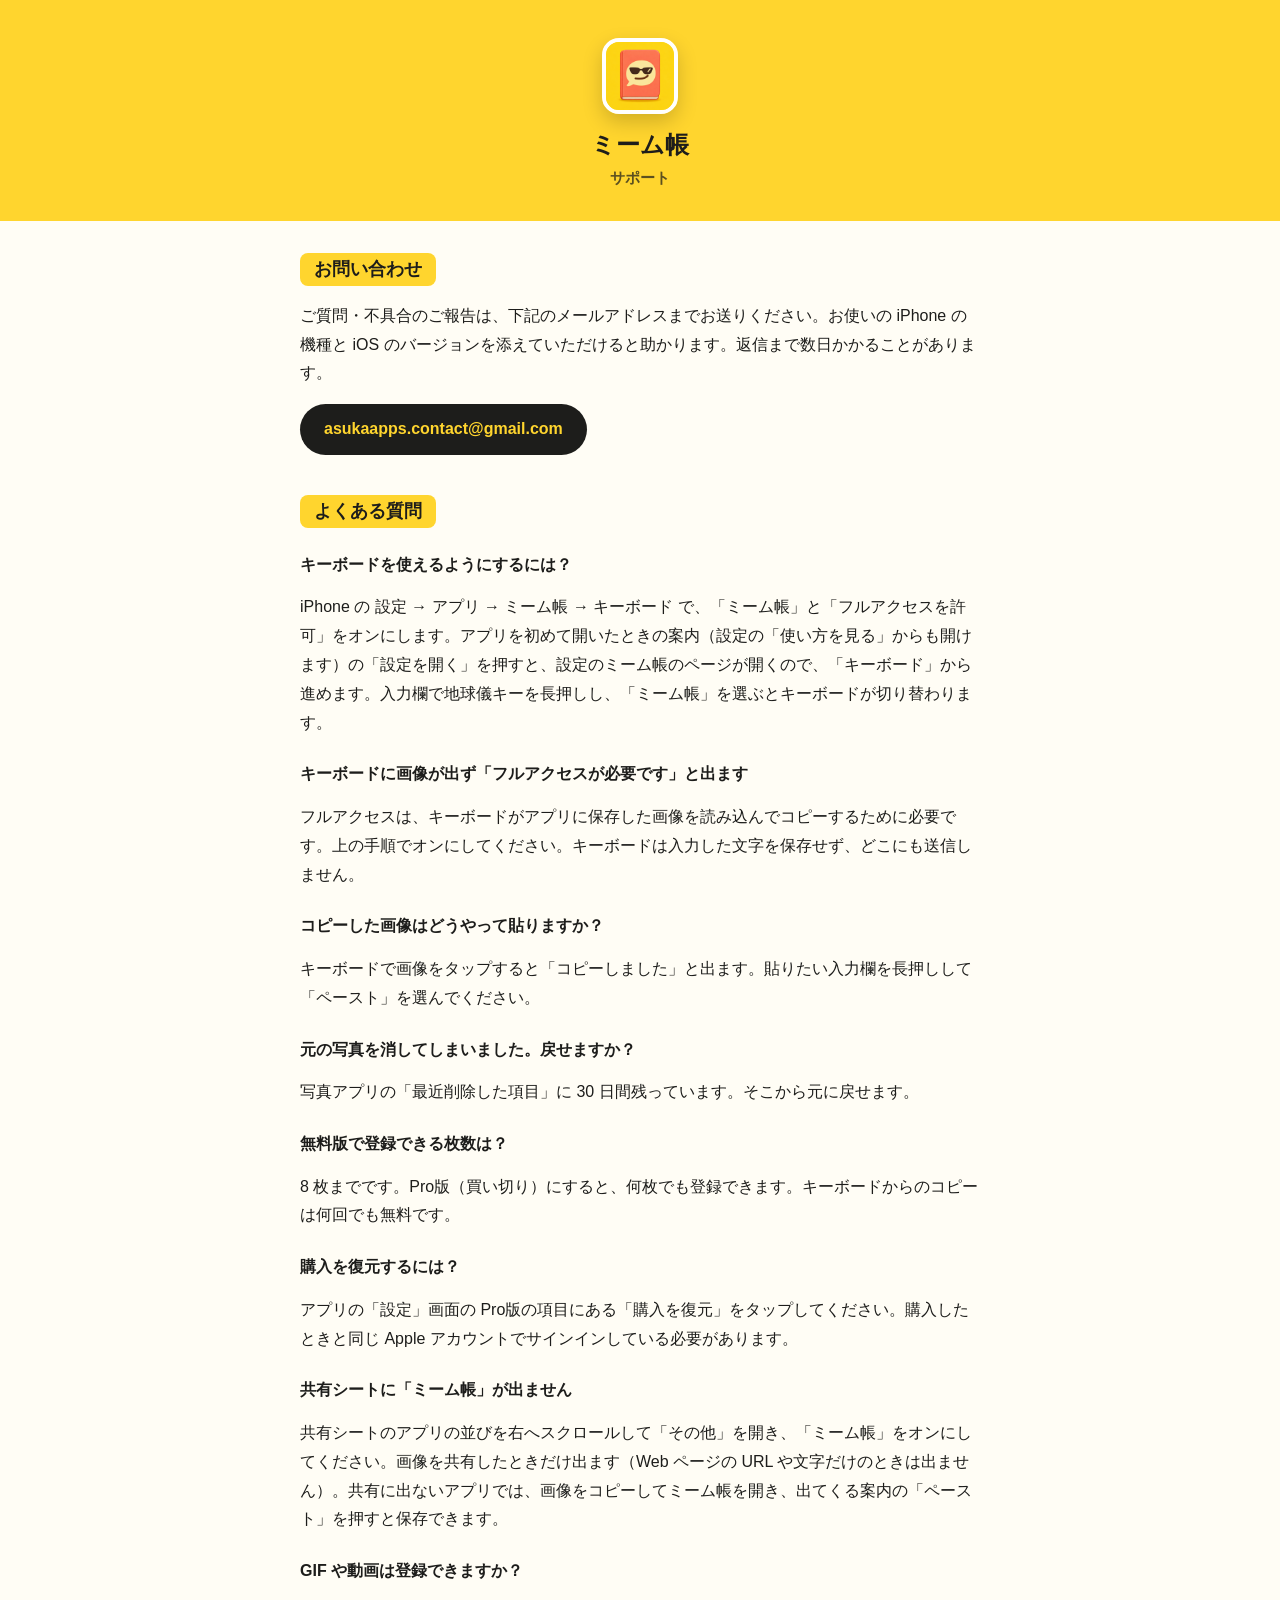
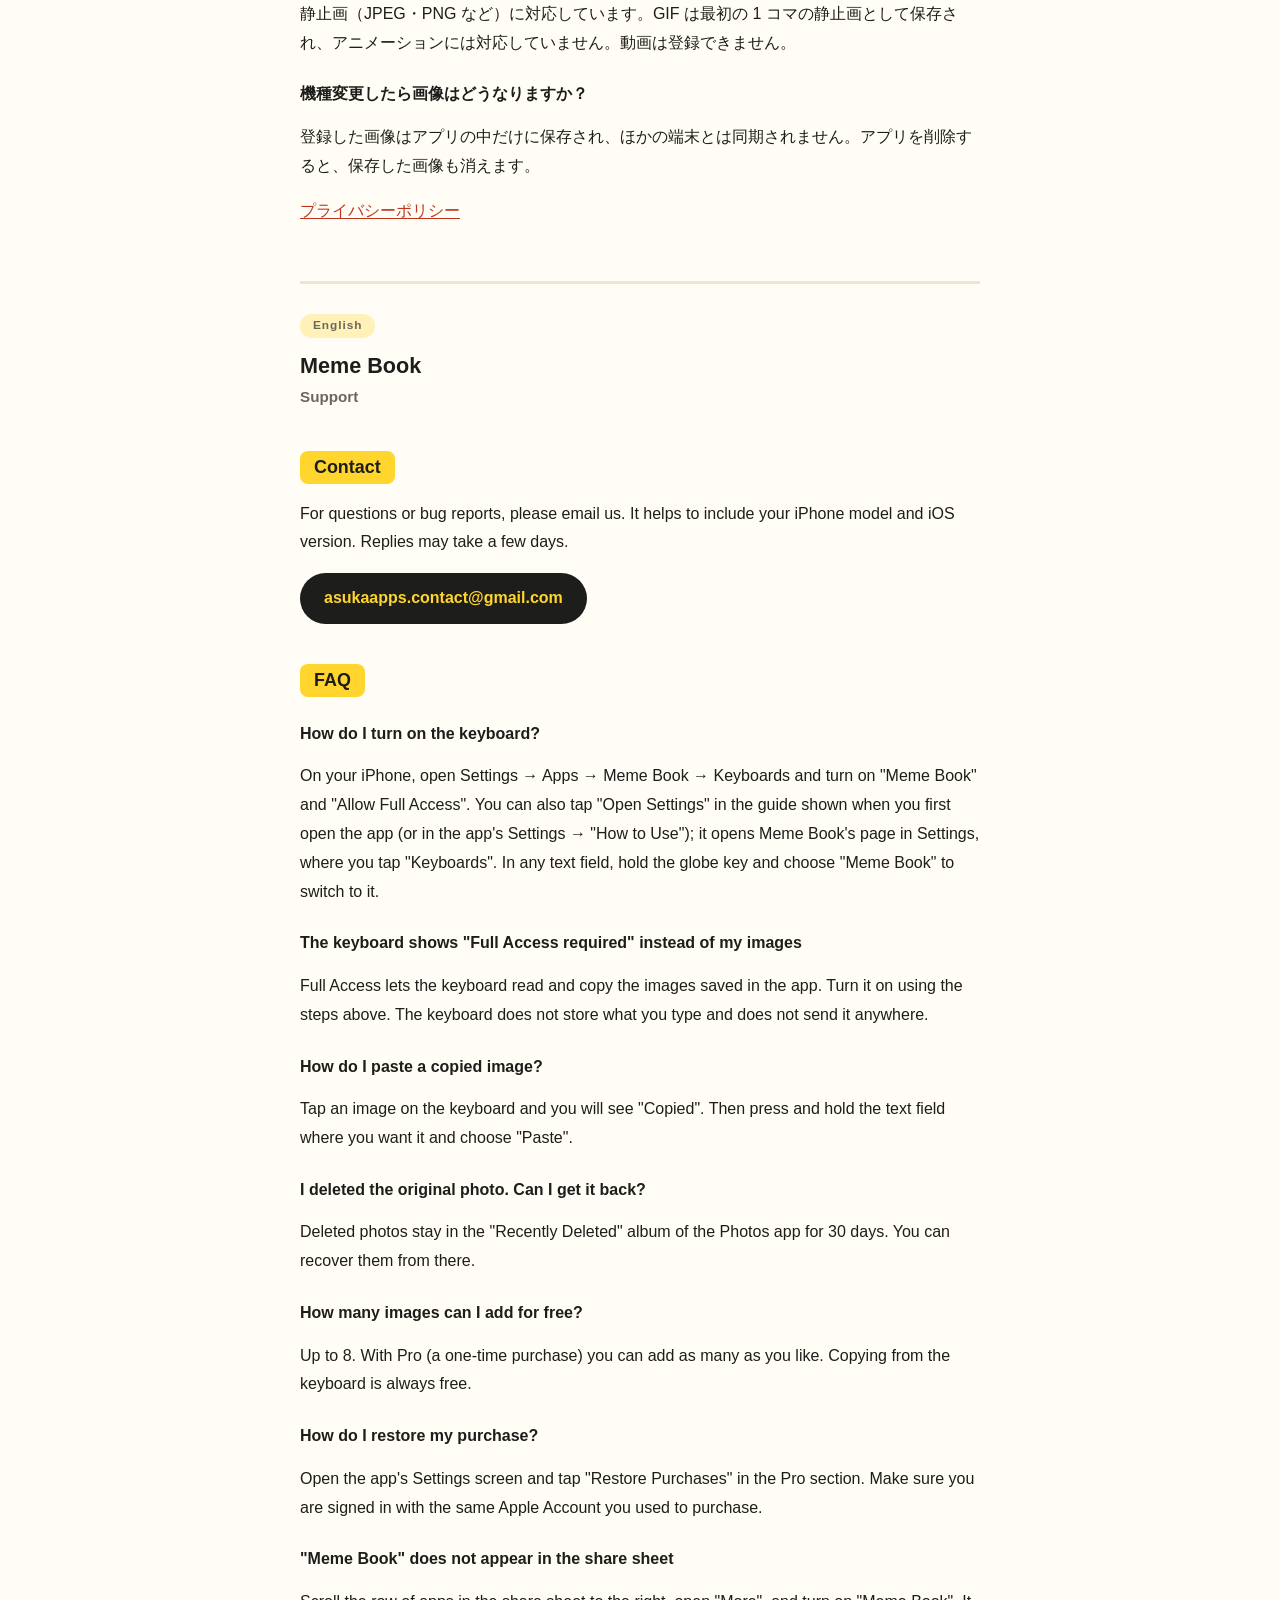
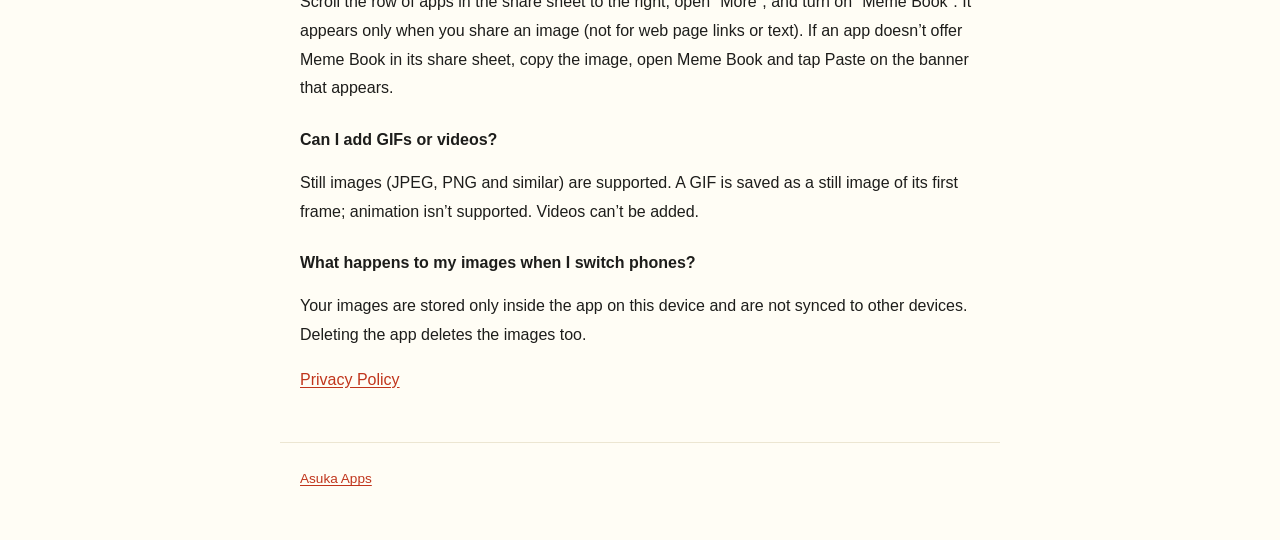
<file: meme_keyboard/support/index.html>
<!doctype html>
<html lang="ja">
<head>
<meta charset="utf-8">
<meta name="viewport" content="width=device-width, initial-scale=1">
<title>サポート - ミーム帳</title>
<meta name="theme-color" content="#ffd52e">
<link rel="stylesheet" href="/style.css?v=20261115">
</head>
<body class="app-meme_keyboard">
<header class="app-head">
<img class="app-icon" src="/assets/meme_keyboard_192.png" alt="" width="76" height="76">
<h1>ミーム帳</h1>
<p>サポート</p>
</header>
<main>

<h2>お問い合わせ</h2>
<p>ご質問・不具合のご報告は、下記のメールアドレスまでお送りください。お使いの iPhone の機種と iOS のバージョンを添えていただけると助かります。返信まで数日かかることがあります。</p>
<p><a href="mailto:asukaapps.contact@gmail.com?subject=%E3%83%9F%E3%83%BC%E3%83%A0%E5%B8%B3">asukaapps.contact@gmail.com</a></p>

<h2>よくある質問</h2>
<h3>キーボードを使えるようにするには？</h3>
<p>iPhone の 設定 → アプリ → ミーム帳 → キーボード で、「ミーム帳」と「フルアクセスを許可」をオンにします。アプリを初めて開いたときの案内（設定の「使い方を見る」からも開けます）の「設定を開く」を押すと、設定のミーム帳のページが開くので、「キーボード」から進めます。入力欄で地球儀キーを長押しし、「ミーム帳」を選ぶとキーボードが切り替わります。</p>
<h3>キーボードに画像が出ず「フルアクセスが必要です」と出ます</h3>
<p>フルアクセスは、キーボードがアプリに保存した画像を読み込んでコピーするために必要です。上の手順でオンにしてください。キーボードは入力した文字を保存せず、どこにも送信しません。</p>
<h3>コピーした画像はどうやって貼りますか？</h3>
<p>キーボードで画像をタップすると「コピーしました」と出ます。貼りたい入力欄を長押しして「ペースト」を選んでください。</p>
<h3>元の写真を消してしまいました。戻せますか？</h3>
<p>写真アプリの「最近削除した項目」に 30 日間残っています。そこから元に戻せます。</p>
<h3>無料版で登録できる枚数は？</h3>
<p>8 枚までです。Pro版（買い切り）にすると、何枚でも登録できます。キーボードからのコピーは何回でも無料です。</p>
<h3>購入を復元するには？</h3>
<p>アプリの「設定」画面の Pro版の項目にある「購入を復元」をタップしてください。購入したときと同じ Apple アカウントでサインインしている必要があります。</p>
<h3>共有シートに「ミーム帳」が出ません</h3>
<p>共有シートのアプリの並びを右へスクロールして「その他」を開き、「ミーム帳」をオンにしてください。画像を共有したときだけ出ます（Web ページの URL や文字だけのときは出ません）。共有に出ないアプリでは、画像をコピーしてミーム帳を開き、出てくる案内の「ペースト」を押すと保存できます。</p>
<h3>GIF や動画は登録できますか？</h3>
<p>静止画（JPEG・PNG など）に対応しています。GIF は最初の 1 コマの静止画として保存され、アニメーションには対応していません。動画は登録できません。</p>
<h3>機種変更したら画像はどうなりますか？</h3>
<p>登録した画像はアプリの中だけに保存され、ほかの端末とは同期されません。アプリを削除すると、保存した画像も消えます。</p>

<p><a href="/meme_keyboard/privacy/">プライバシーポリシー</a></p>

<section class="lang" lang="en">
<h1>Meme Book</h1>
<p>Support</p>

<h2>Contact</h2>
<p>For questions or bug reports, please email us. It helps to include your iPhone model and iOS version. Replies may take a few days.</p>
<p><a href="mailto:asukaapps.contact@gmail.com?subject=%E3%83%9F%E3%83%BC%E3%83%A0%E5%B8%B3">asukaapps.contact@gmail.com</a></p>

<h2>FAQ</h2>
<h3>How do I turn on the keyboard?</h3>
<p>On your iPhone, open Settings → Apps → Meme Book → Keyboards and turn on "Meme Book" and "Allow Full Access". You can also tap "Open Settings" in the guide shown when you first open the app (or in the app's Settings → "How to Use"); it opens Meme Book's page in Settings, where you tap "Keyboards". In any text field, hold the globe key and choose "Meme Book" to switch to it.</p>
<h3>The keyboard shows "Full Access required" instead of my images</h3>
<p>Full Access lets the keyboard read and copy the images saved in the app. Turn it on using the steps above. The keyboard does not store what you type and does not send it anywhere.</p>
<h3>How do I paste a copied image?</h3>
<p>Tap an image on the keyboard and you will see "Copied". Then press and hold the text field where you want it and choose "Paste".</p>
<h3>I deleted the original photo. Can I get it back?</h3>
<p>Deleted photos stay in the "Recently Deleted" album of the Photos app for 30 days. You can recover them from there.</p>
<h3>How many images can I add for free?</h3>
<p>Up to 8. With Pro (a one-time purchase) you can add as many as you like. Copying from the keyboard is always free.</p>
<h3>How do I restore my purchase?</h3>
<p>Open the app's Settings screen and tap "Restore Purchases" in the Pro section. Make sure you are signed in with the same Apple Account you used to purchase.</p>
<h3>"Meme Book" does not appear in the share sheet</h3>
<p>Scroll the row of apps in the share sheet to the right, open "More", and turn on "Meme Book". It appears only when you share an image (not for web page links or text). If an app doesn’t offer Meme Book in its share sheet, copy the image, open Meme Book and tap Paste on the banner that appears.</p>
<h3>Can I add GIFs or videos?</h3>
<p>Still images (JPEG, PNG and similar) are supported. A GIF is saved as a still image of its first frame; animation isn’t supported. Videos can’t be added.</p>
<h3>What happens to my images when I switch phones?</h3>
<p>Your images are stored only inside the app on this device and are not synced to other devices. Deleting the app deletes the images too.</p>

<p><a href="/meme_keyboard/privacy/">Privacy Policy</a></p>
</section>
</main>
<footer><a href="/">Asuka Apps</a></footer>
</body>
</html>
</file>
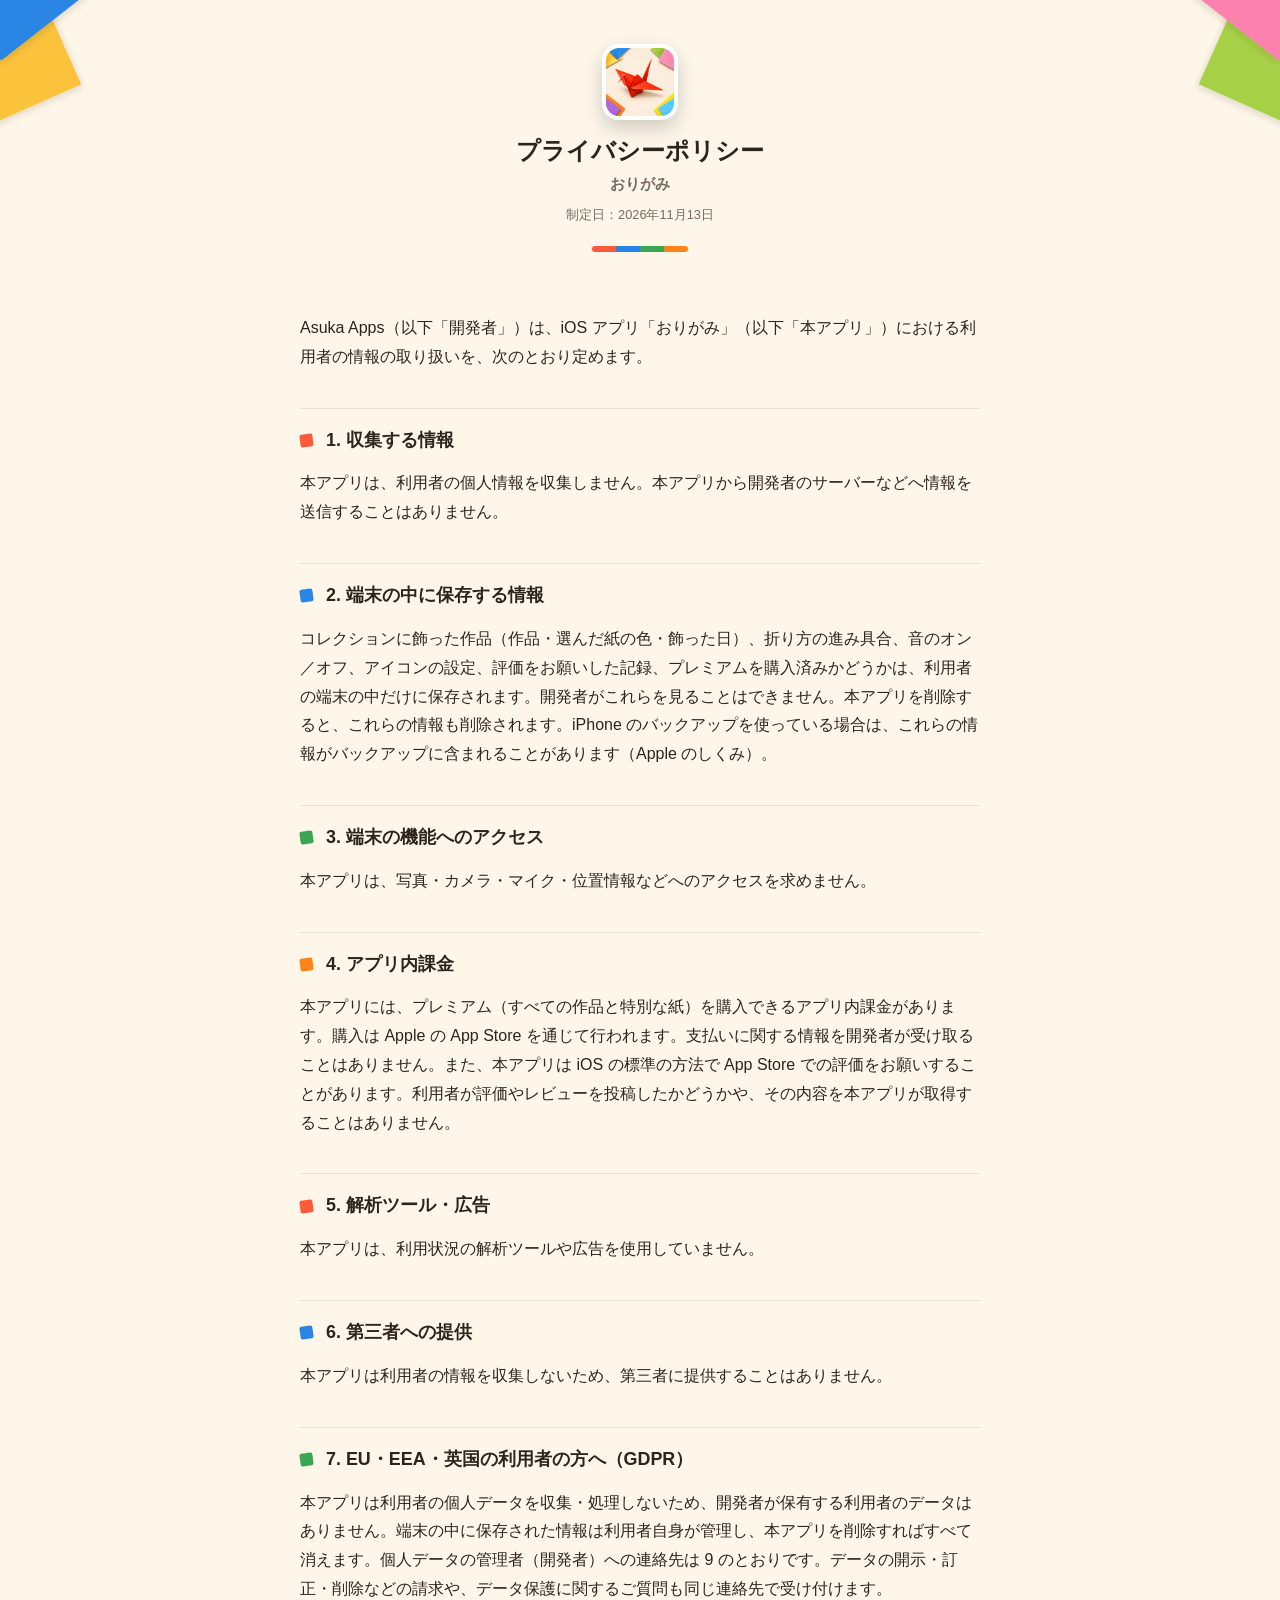
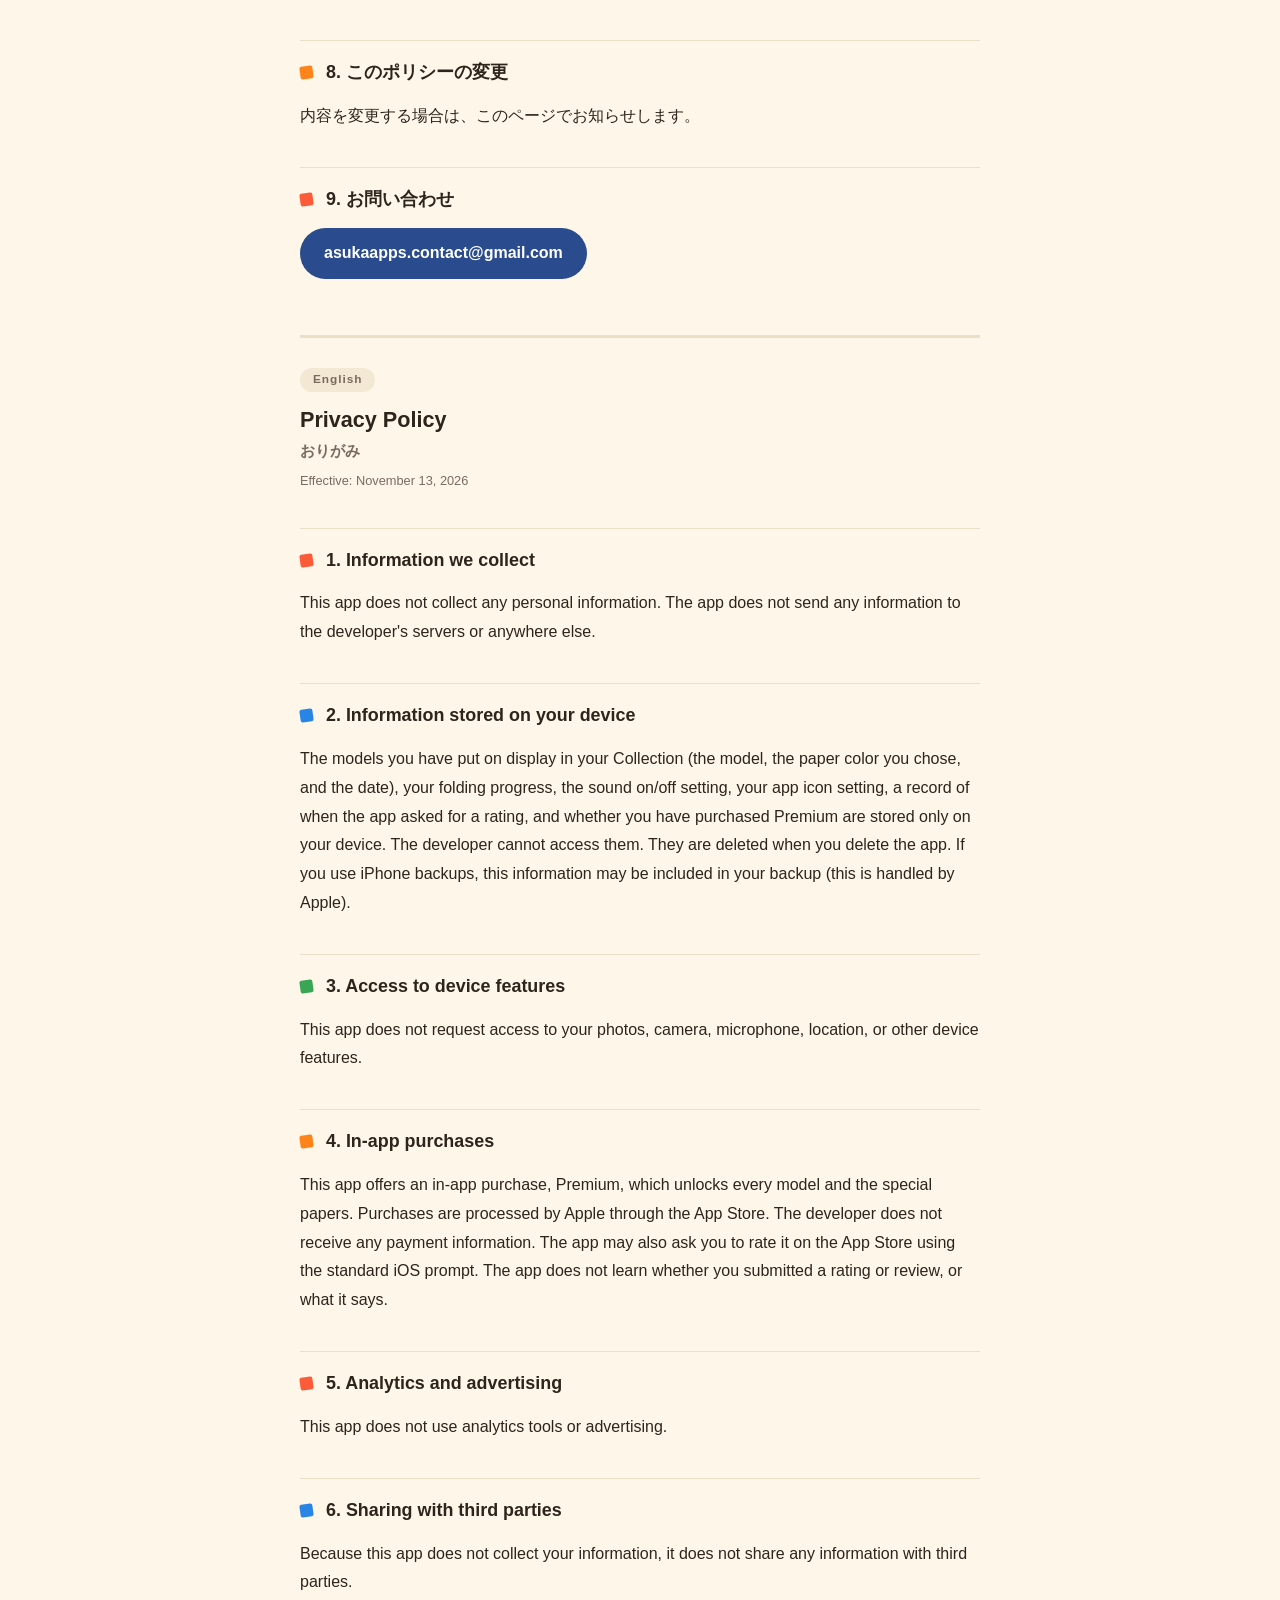
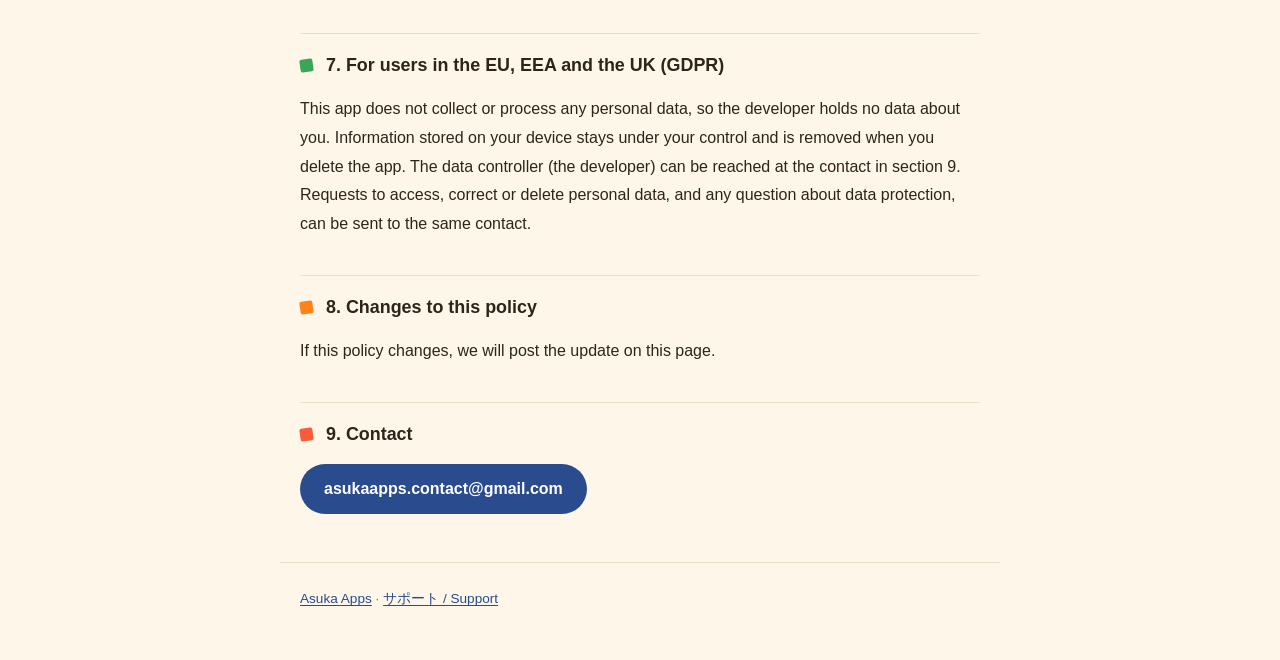
<file: origami_3d/privacy/index.html>
<!doctype html>
<html lang="ja">
<head>
<meta charset="utf-8">
<meta name="viewport" content="width=device-width, initial-scale=1">
<title>プライバシーポリシー - おりがみ</title>
<meta name="theme-color" content="#fdf6e9">
<link rel="stylesheet" href="/style.css?v=20261115">
</head>
<body class="app-origami_3d">
<header class="app-head">
<img class="app-icon" src="/assets/origami_3d_192.png" alt="" width="76" height="76">
<h1>プライバシーポリシー</h1>
<p>おりがみ</p>
<p class="meta">制定日：2026年11月13日</p>
</header>
<main>

<p>Asuka Apps（以下「開発者」）は、iOS アプリ「おりがみ」（以下「本アプリ」）における利用者の情報の取り扱いを、次のとおり定めます。</p>

<h2>1. 収集する情報</h2>
<p>本アプリは、利用者の個人情報を収集しません。本アプリから開発者のサーバーなどへ情報を送信することはありません。</p>

<h2>2. 端末の中に保存する情報</h2>
<p>コレクションに飾った作品（作品・選んだ紙の色・飾った日）、折り方の進み具合、音のオン／オフ、アイコンの設定、評価をお願いした記録、プレミアムを購入済みかどうかは、利用者の端末の中だけに保存されます。開発者がこれらを見ることはできません。本アプリを削除すると、これらの情報も削除されます。iPhone のバックアップを使っている場合は、これらの情報がバックアップに含まれることがあります（Apple のしくみ）。</p>

<h2>3. 端末の機能へのアクセス</h2>
<p>本アプリは、写真・カメラ・マイク・位置情報などへのアクセスを求めません。</p>

<h2>4. アプリ内課金</h2>
<p>本アプリには、プレミアム（すべての作品と特別な紙）を購入できるアプリ内課金があります。購入は Apple の App Store を通じて行われます。支払いに関する情報を開発者が受け取ることはありません。また、本アプリは iOS の標準の方法で App Store での評価をお願いすることがあります。利用者が評価やレビューを投稿したかどうかや、その内容を本アプリが取得することはありません。</p>

<h2>5. 解析ツール・広告</h2>
<p>本アプリは、利用状況の解析ツールや広告を使用していません。</p>

<h2>6. 第三者への提供</h2>
<p>本アプリは利用者の情報を収集しないため、第三者に提供することはありません。</p>

<h2>7. EU・EEA・英国の利用者の方へ（GDPR）</h2>
<p>本アプリは利用者の個人データを収集・処理しないため、開発者が保有する利用者のデータはありません。端末の中に保存された情報は利用者自身が管理し、本アプリを削除すればすべて消えます。個人データの管理者（開発者）への連絡先は 9 のとおりです。データの開示・訂正・削除などの請求や、データ保護に関するご質問も同じ連絡先で受け付けます。</p>

<h2>8. このポリシーの変更</h2>
<p>内容を変更する場合は、このページでお知らせします。</p>

<h2>9. お問い合わせ</h2>
<p><a href="mailto:asukaapps.contact@gmail.com">asukaapps.contact@gmail.com</a></p>

<section class="lang" lang="en">
<h1>Privacy Policy</h1>
<p>おりがみ</p>
<p class="meta">Effective: November 13, 2026</p>

<h2>1. Information we collect</h2>
<p>This app does not collect any personal information. The app does not send any information to the developer's servers or anywhere else.</p>

<h2>2. Information stored on your device</h2>
<p>The models you have put on display in your Collection (the model, the paper color you chose, and the date), your folding progress, the sound on/off setting, your app icon setting, a record of when the app asked for a rating, and whether you have purchased Premium are stored only on your device. The developer cannot access them. They are deleted when you delete the app. If you use iPhone backups, this information may be included in your backup (this is handled by Apple).</p>

<h2>3. Access to device features</h2>
<p>This app does not request access to your photos, camera, microphone, location, or other device features.</p>

<h2>4. In-app purchases</h2>
<p>This app offers an in-app purchase, Premium, which unlocks every model and the special papers. Purchases are processed by Apple through the App Store. The developer does not receive any payment information. The app may also ask you to rate it on the App Store using the standard iOS prompt. The app does not learn whether you submitted a rating or review, or what it says.</p>

<h2>5. Analytics and advertising</h2>
<p>This app does not use analytics tools or advertising.</p>

<h2>6. Sharing with third parties</h2>
<p>Because this app does not collect your information, it does not share any information with third parties.</p>

<h2>7. For users in the EU, EEA and the UK (GDPR)</h2>
<p>This app does not collect or process any personal data, so the developer holds no data about you. Information stored on your device stays under your control and is removed when you delete the app. The data controller (the developer) can be reached at the contact in section 9. Requests to access, correct or delete personal data, and any question about data protection, can be sent to the same contact.</p>

<h2>8. Changes to this policy</h2>
<p>If this policy changes, we will post the update on this page.</p>

<h2>9. Contact</h2>
<p><a href="mailto:asukaapps.contact@gmail.com">asukaapps.contact@gmail.com</a></p>
</section>
</main>
<footer><a href="/">Asuka Apps</a> · <a href="/origami_3d/support/">サポート / Support</a></footer>
</body>
</html>
</file>
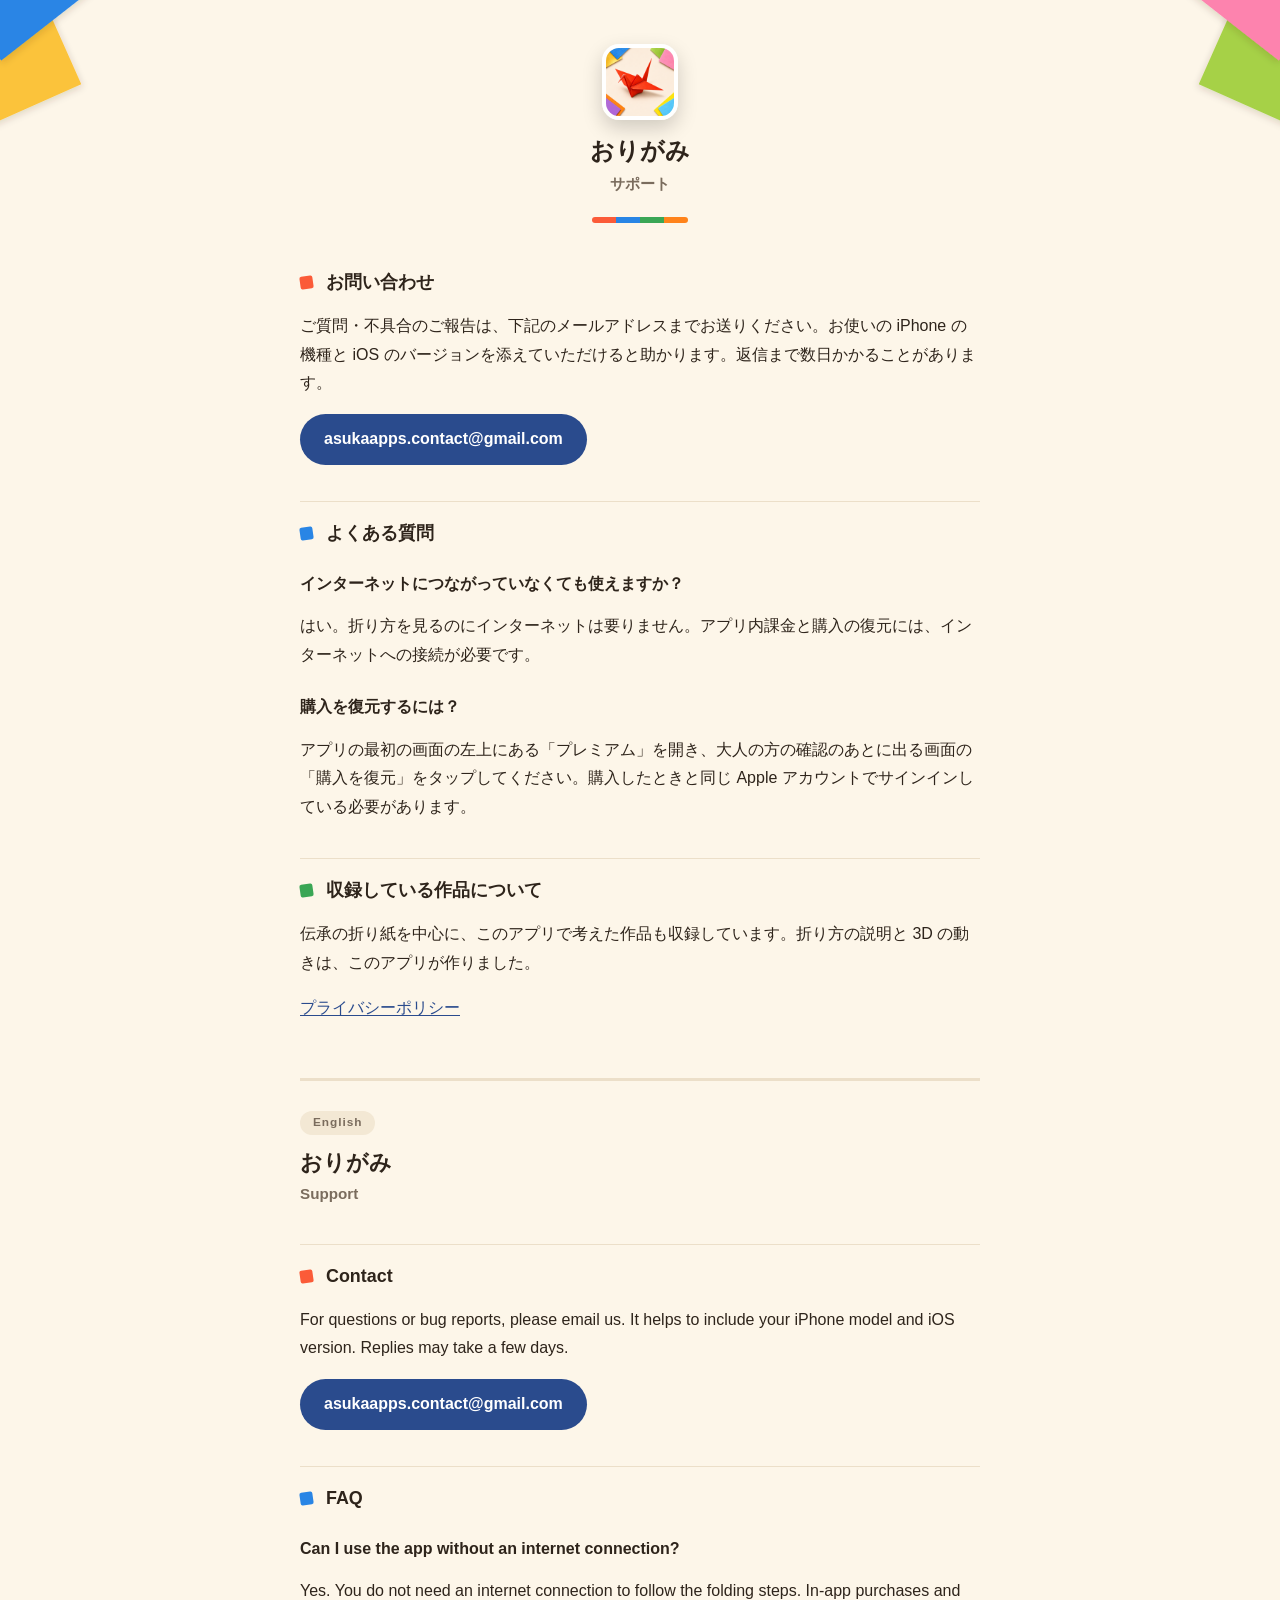
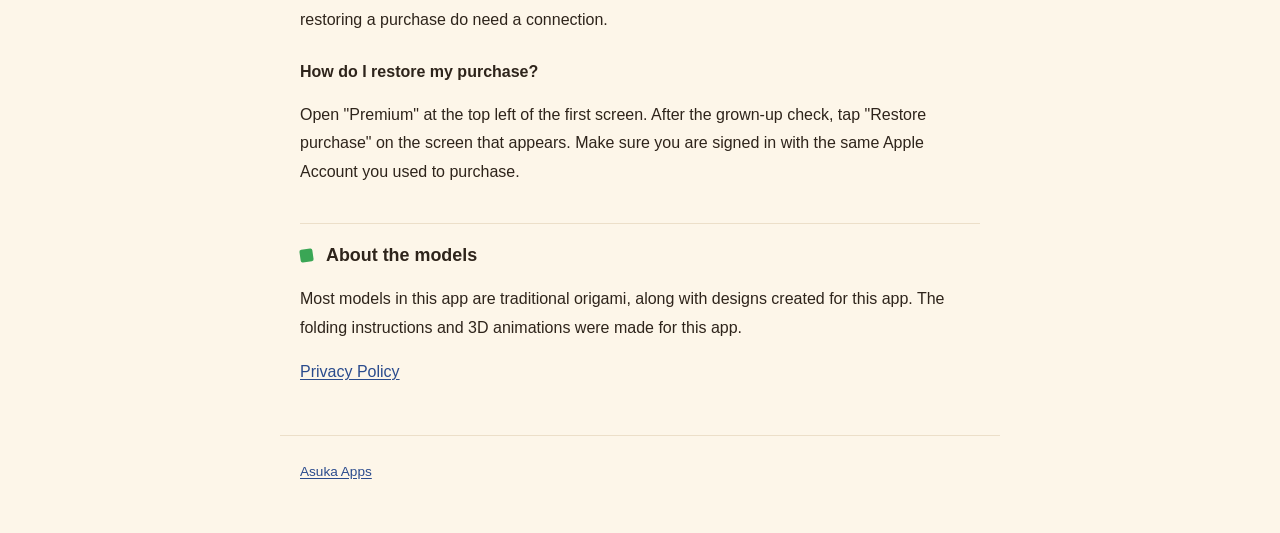
<file: origami_3d/support/index.html>
<!doctype html>
<html lang="ja">
<head>
<meta charset="utf-8">
<meta name="viewport" content="width=device-width, initial-scale=1">
<title>サポート - おりがみ</title>
<meta name="theme-color" content="#fdf6e9">
<link rel="stylesheet" href="/style.css?v=20261115">
</head>
<body class="app-origami_3d">
<header class="app-head">
<img class="app-icon" src="/assets/origami_3d_192.png" alt="" width="76" height="76">
<h1>おりがみ</h1>
<p>サポート</p>
</header>
<main>

<h2>お問い合わせ</h2>
<p>ご質問・不具合のご報告は、下記のメールアドレスまでお送りください。お使いの iPhone の機種と iOS のバージョンを添えていただけると助かります。返信まで数日かかることがあります。</p>
<p><a href="mailto:asukaapps.contact@gmail.com?subject=%E3%81%8A%E3%82%8A%E3%81%8C%E3%81%BF">asukaapps.contact@gmail.com</a></p>

<h2>よくある質問</h2>
<h3>インターネットにつながっていなくても使えますか？</h3>
<p>はい。折り方を見るのにインターネットは要りません。アプリ内課金と購入の復元には、インターネットへの接続が必要です。</p>
<h3>購入を復元するには？</h3>
<p>アプリの最初の画面の左上にある「プレミアム」を開き、大人の方の確認のあとに出る画面の「購入を復元」をタップしてください。購入したときと同じ Apple アカウントでサインインしている必要があります。</p>

<h2>収録している作品について</h2>
<p>伝承の折り紙を中心に、このアプリで考えた作品も収録しています。折り方の説明と 3D の動きは、このアプリが作りました。</p>

<p><a href="/origami_3d/privacy/">プライバシーポリシー</a></p>

<section class="lang" lang="en">
<h1>おりがみ</h1>
<p>Support</p>

<h2>Contact</h2>
<p>For questions or bug reports, please email us. It helps to include your iPhone model and iOS version. Replies may take a few days.</p>
<p><a href="mailto:asukaapps.contact@gmail.com?subject=%E3%81%8A%E3%82%8A%E3%81%8C%E3%81%BF">asukaapps.contact@gmail.com</a></p>

<h2>FAQ</h2>
<h3>Can I use the app without an internet connection?</h3>
<p>Yes. You do not need an internet connection to follow the folding steps. In-app purchases and restoring a purchase do need a connection.</p>
<h3>How do I restore my purchase?</h3>
<p>Open "Premium" at the top left of the first screen. After the grown-up check, tap "Restore purchase" on the screen that appears. Make sure you are signed in with the same Apple Account you used to purchase.</p>

<h2>About the models</h2>
<p>Most models in this app are traditional origami, along with designs created for this app. The folding instructions and 3D animations were made for this app.</p>

<p><a href="/origami_3d/privacy/">Privacy Policy</a></p>
</section>
</main>
<footer><a href="/">Asuka Apps</a></footer>
</body>
</html>
</file>
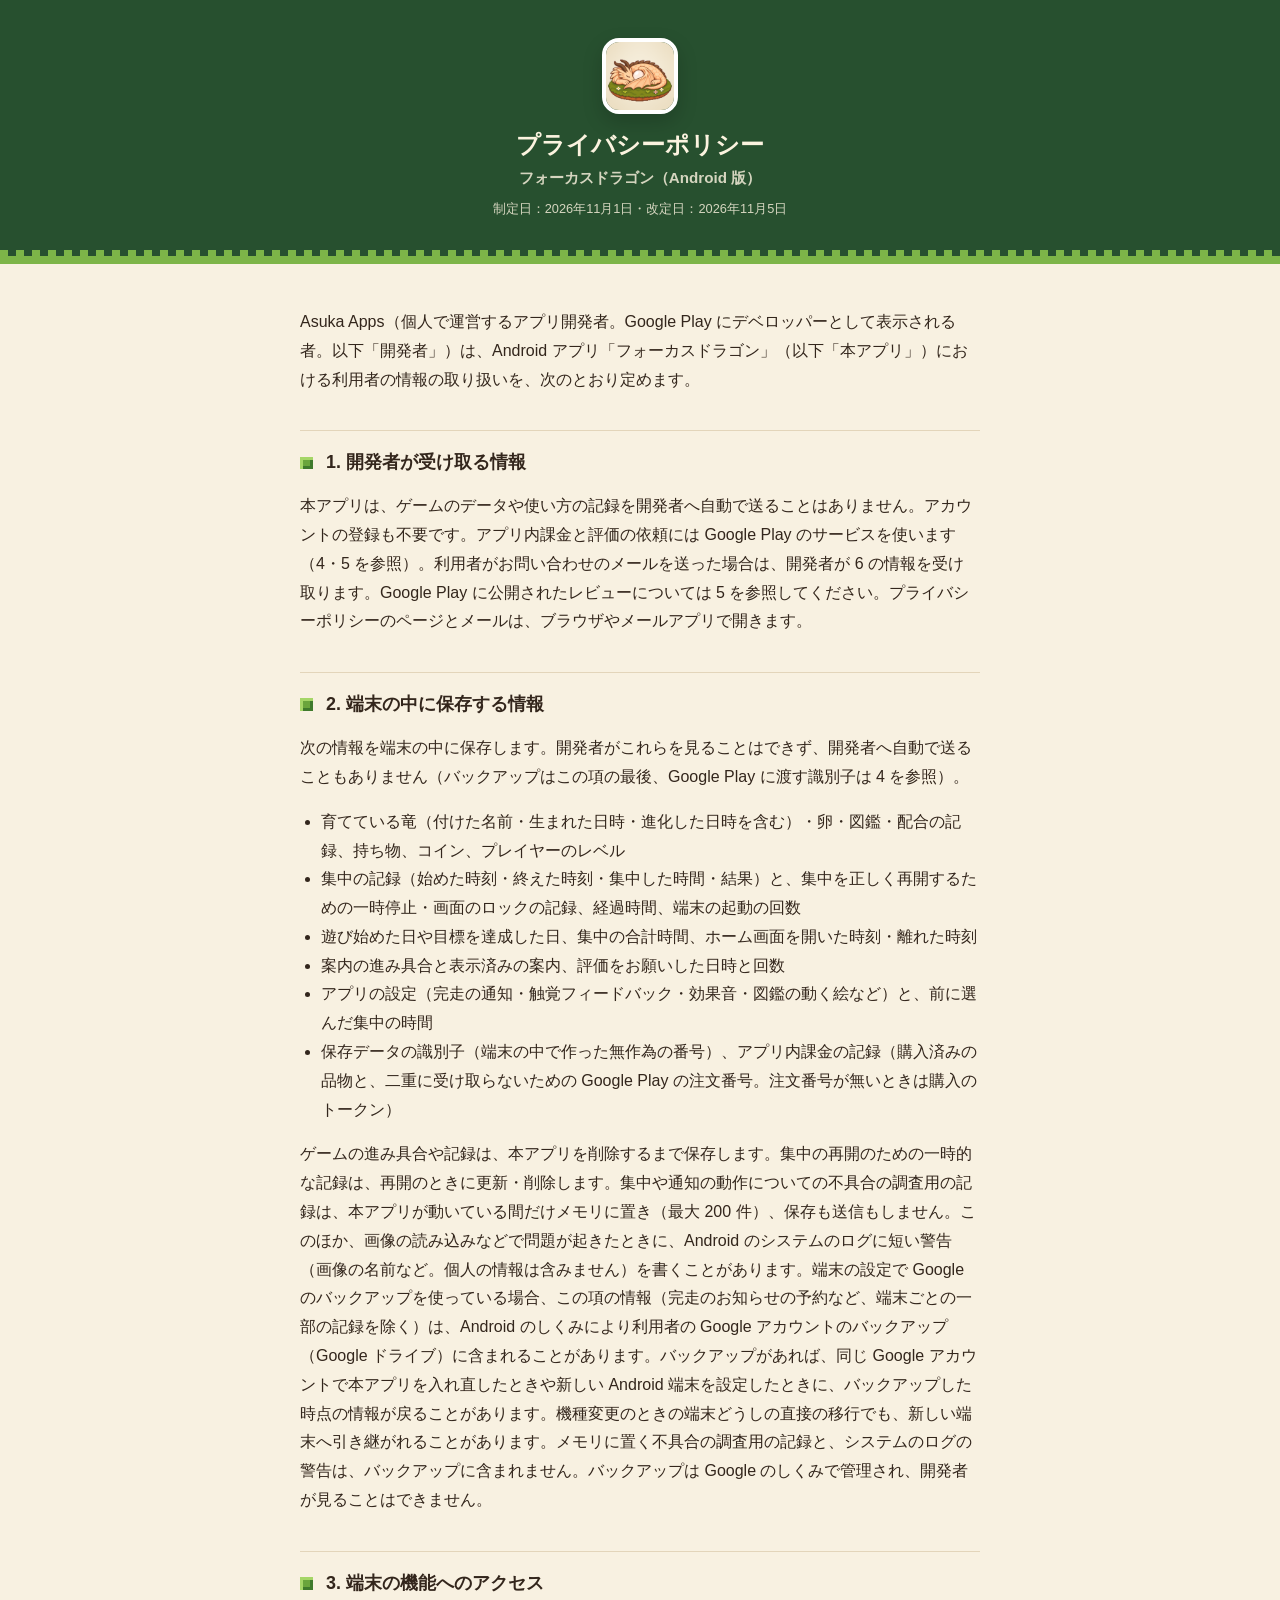
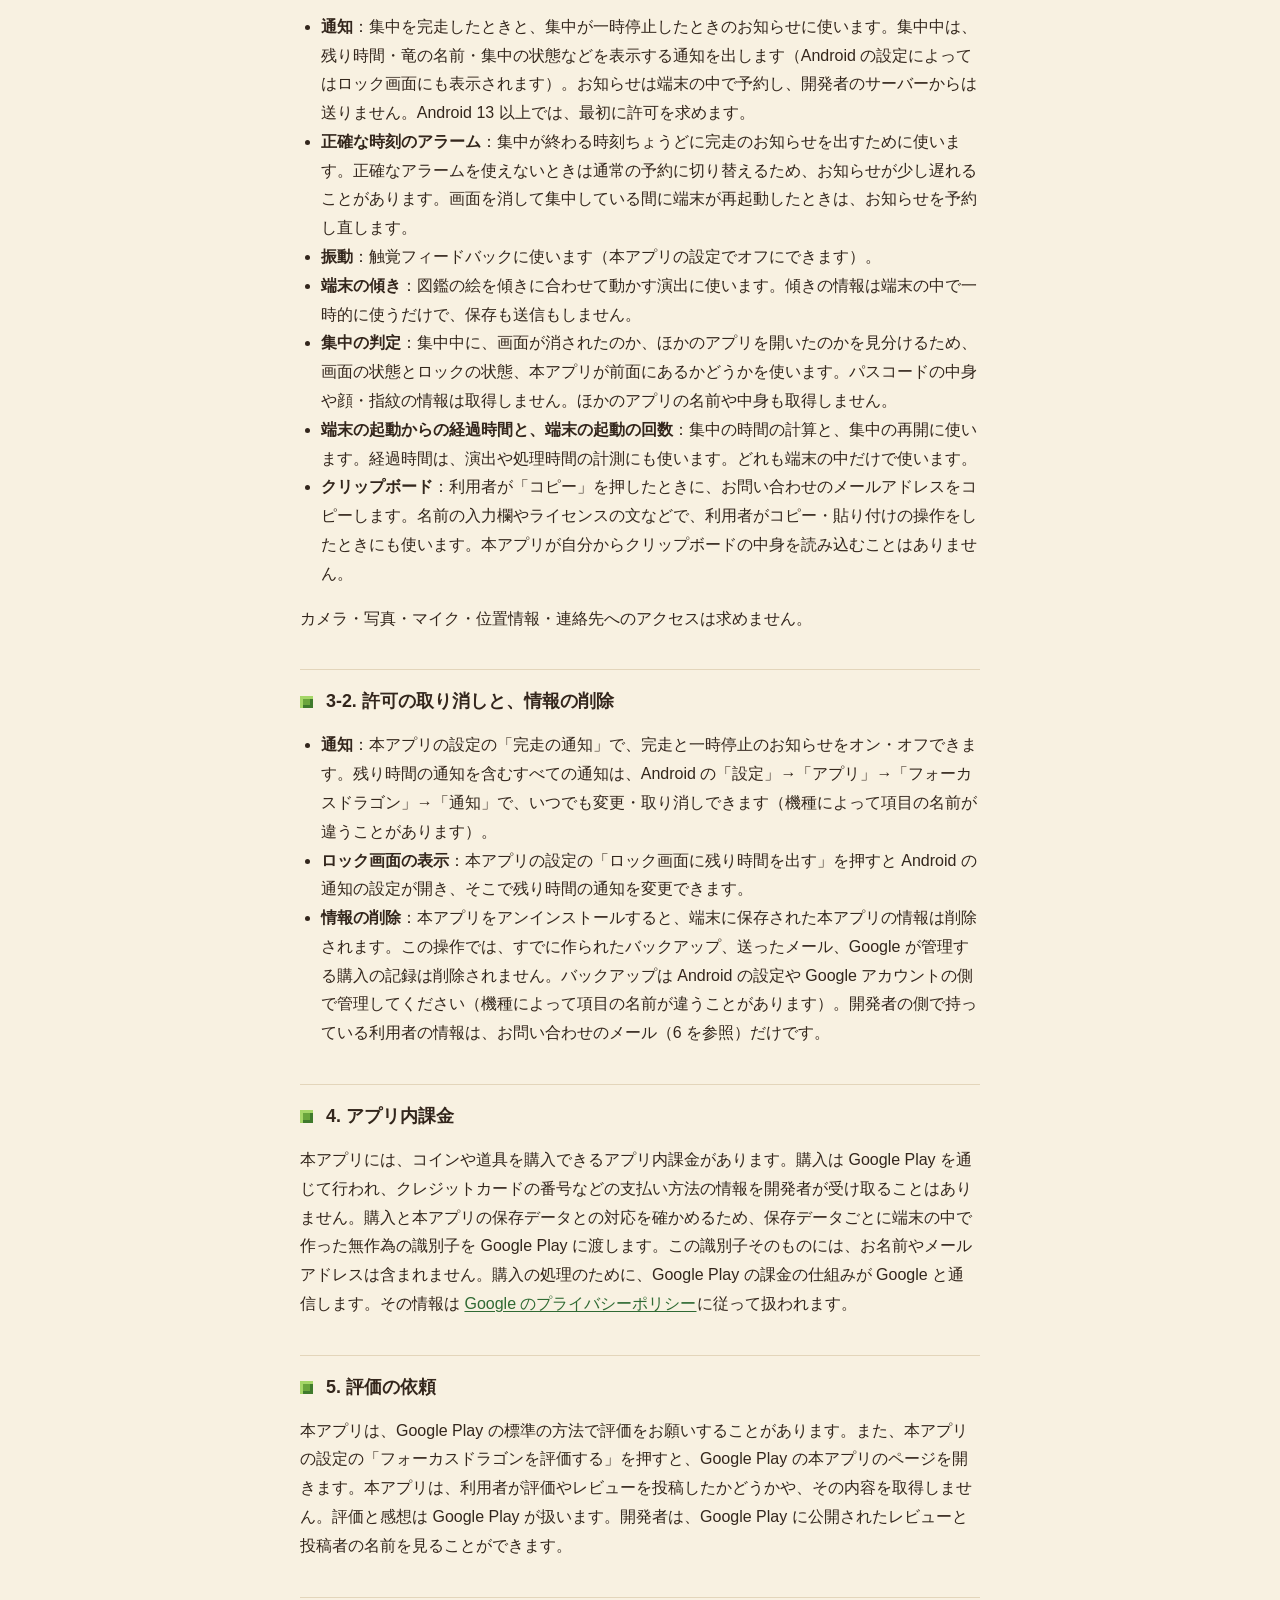
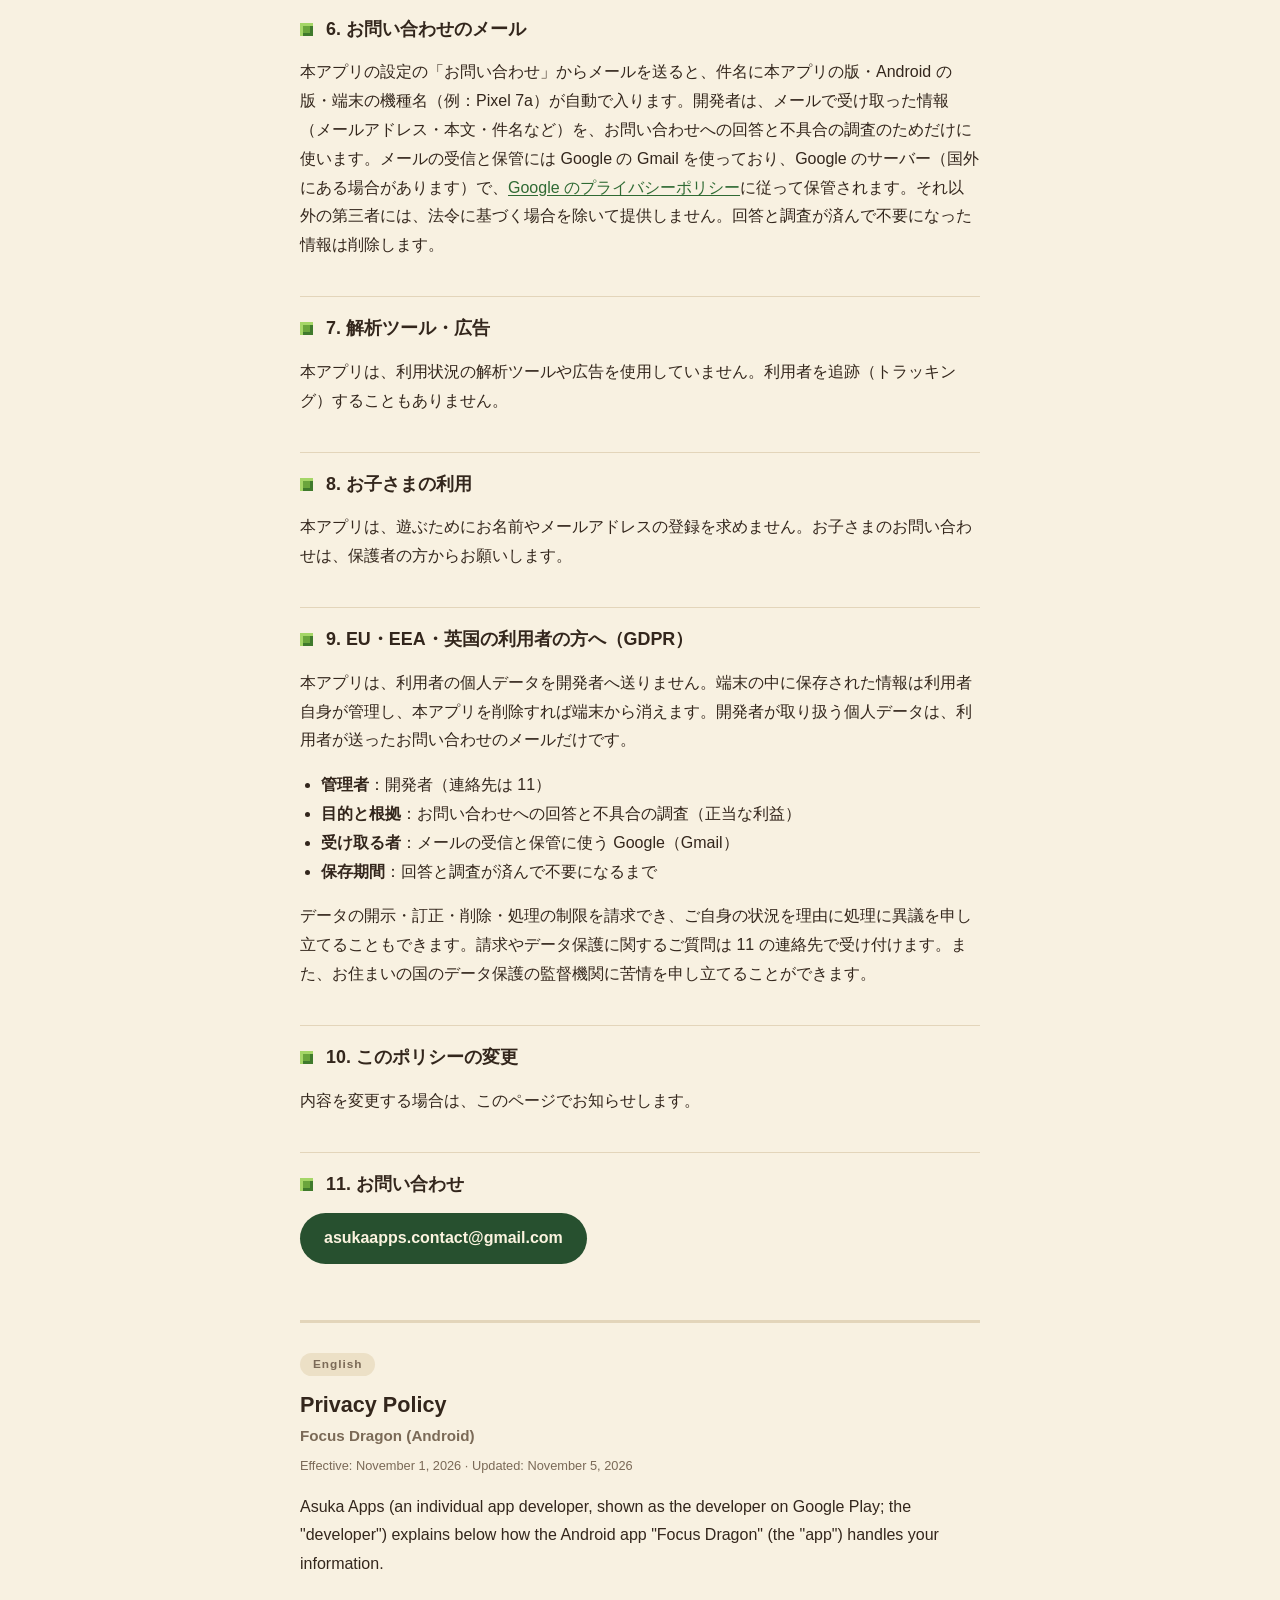
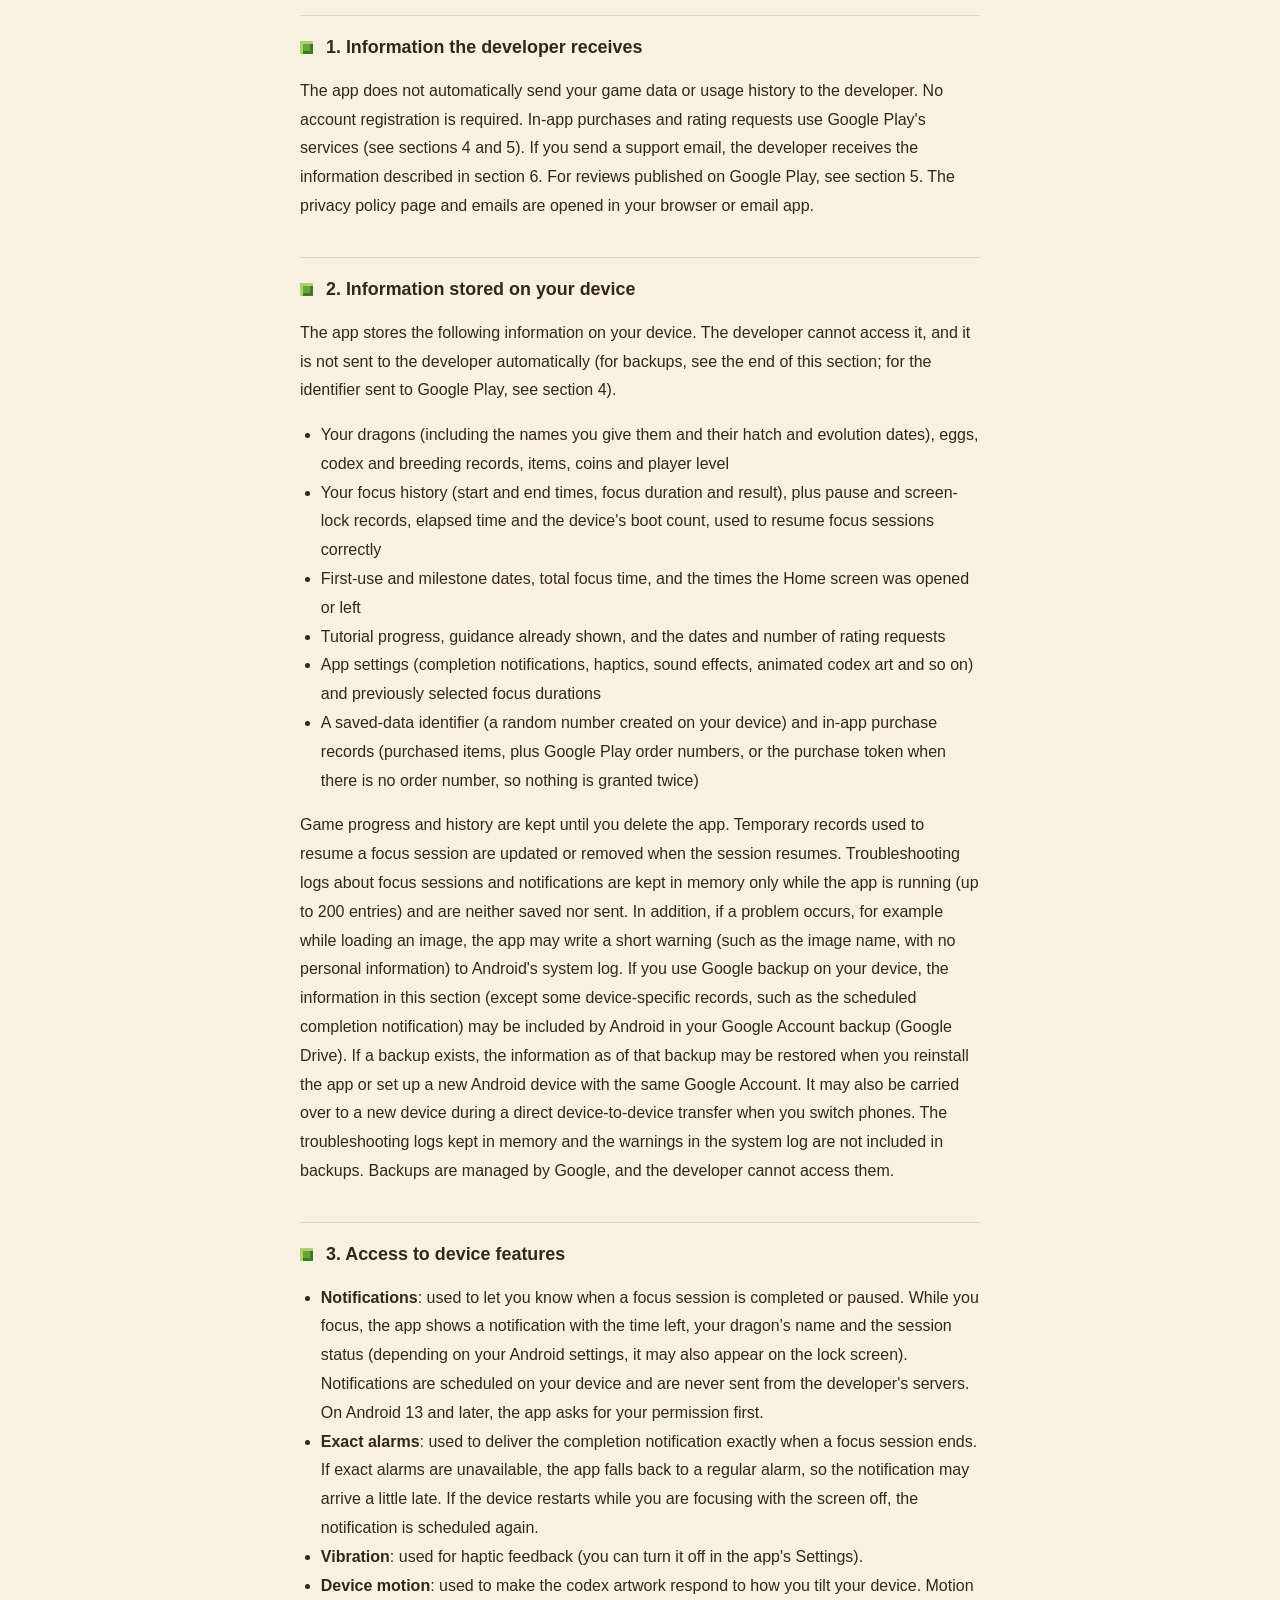
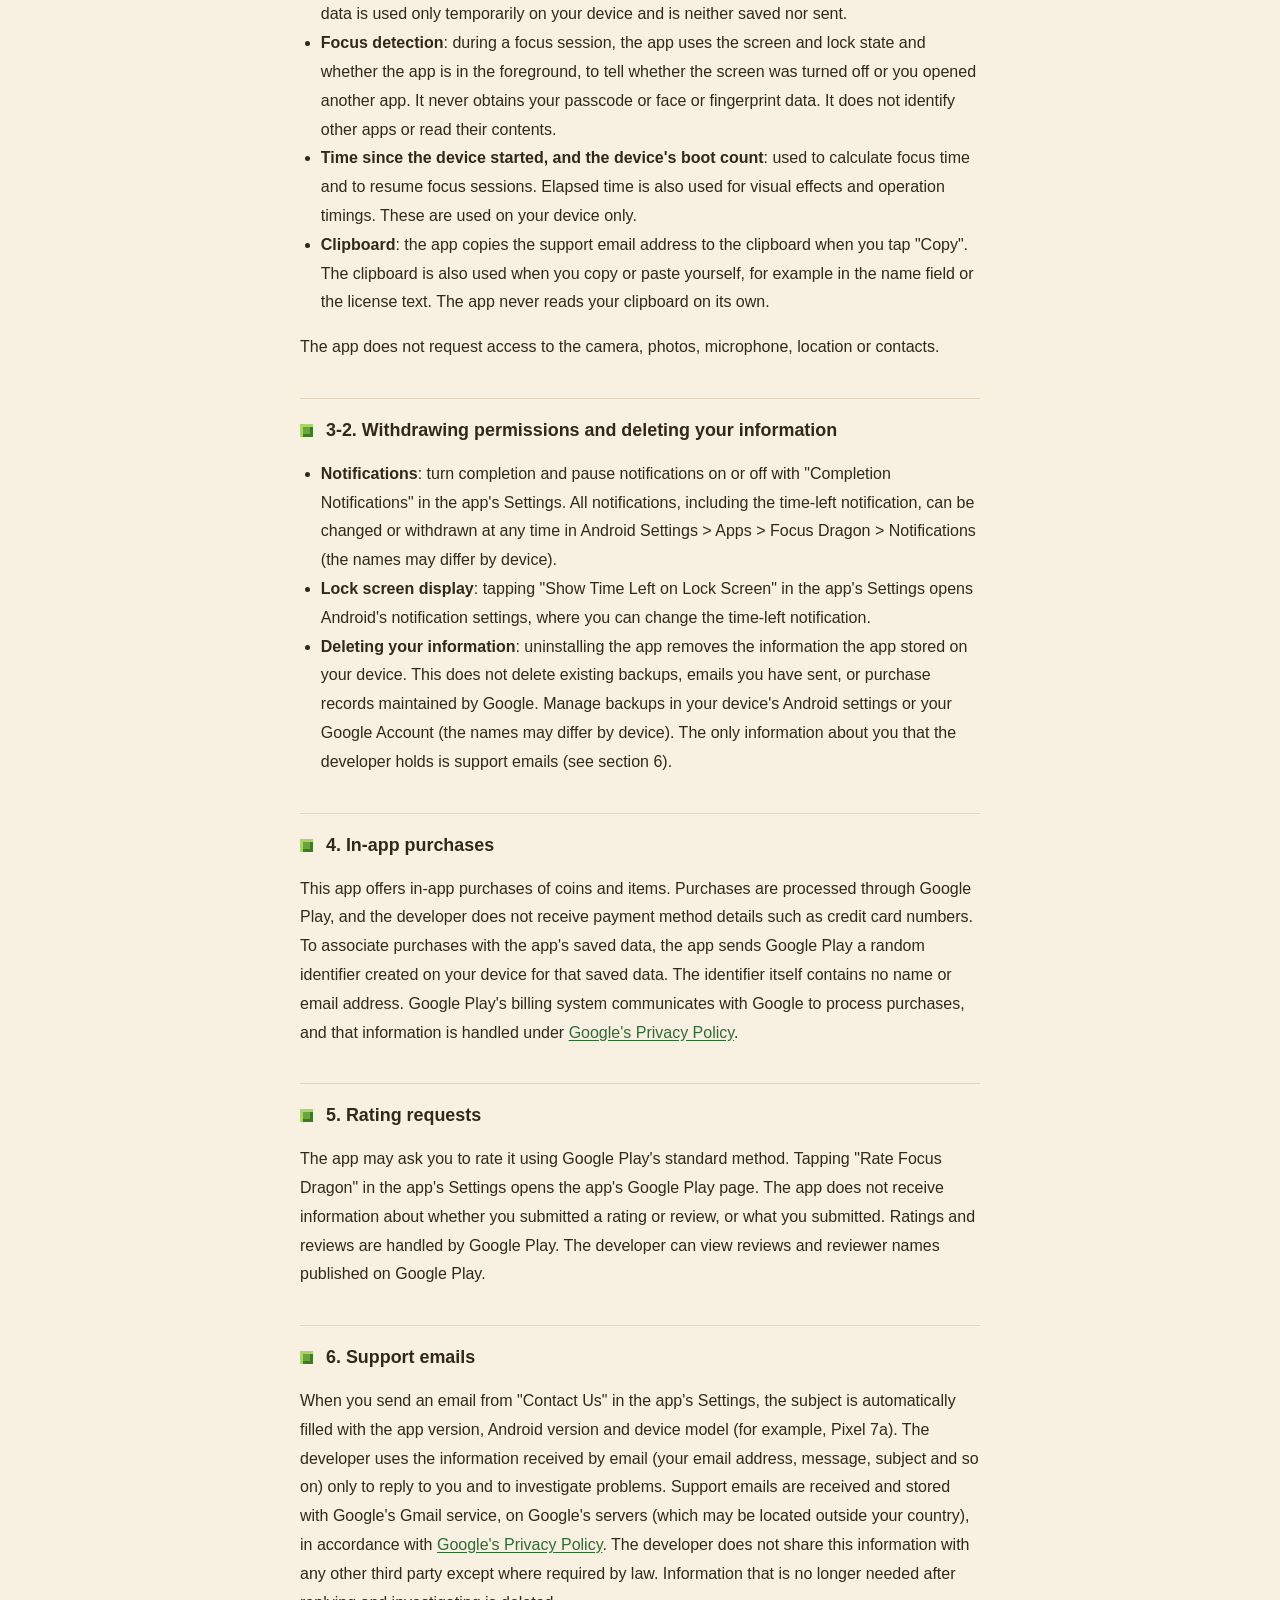
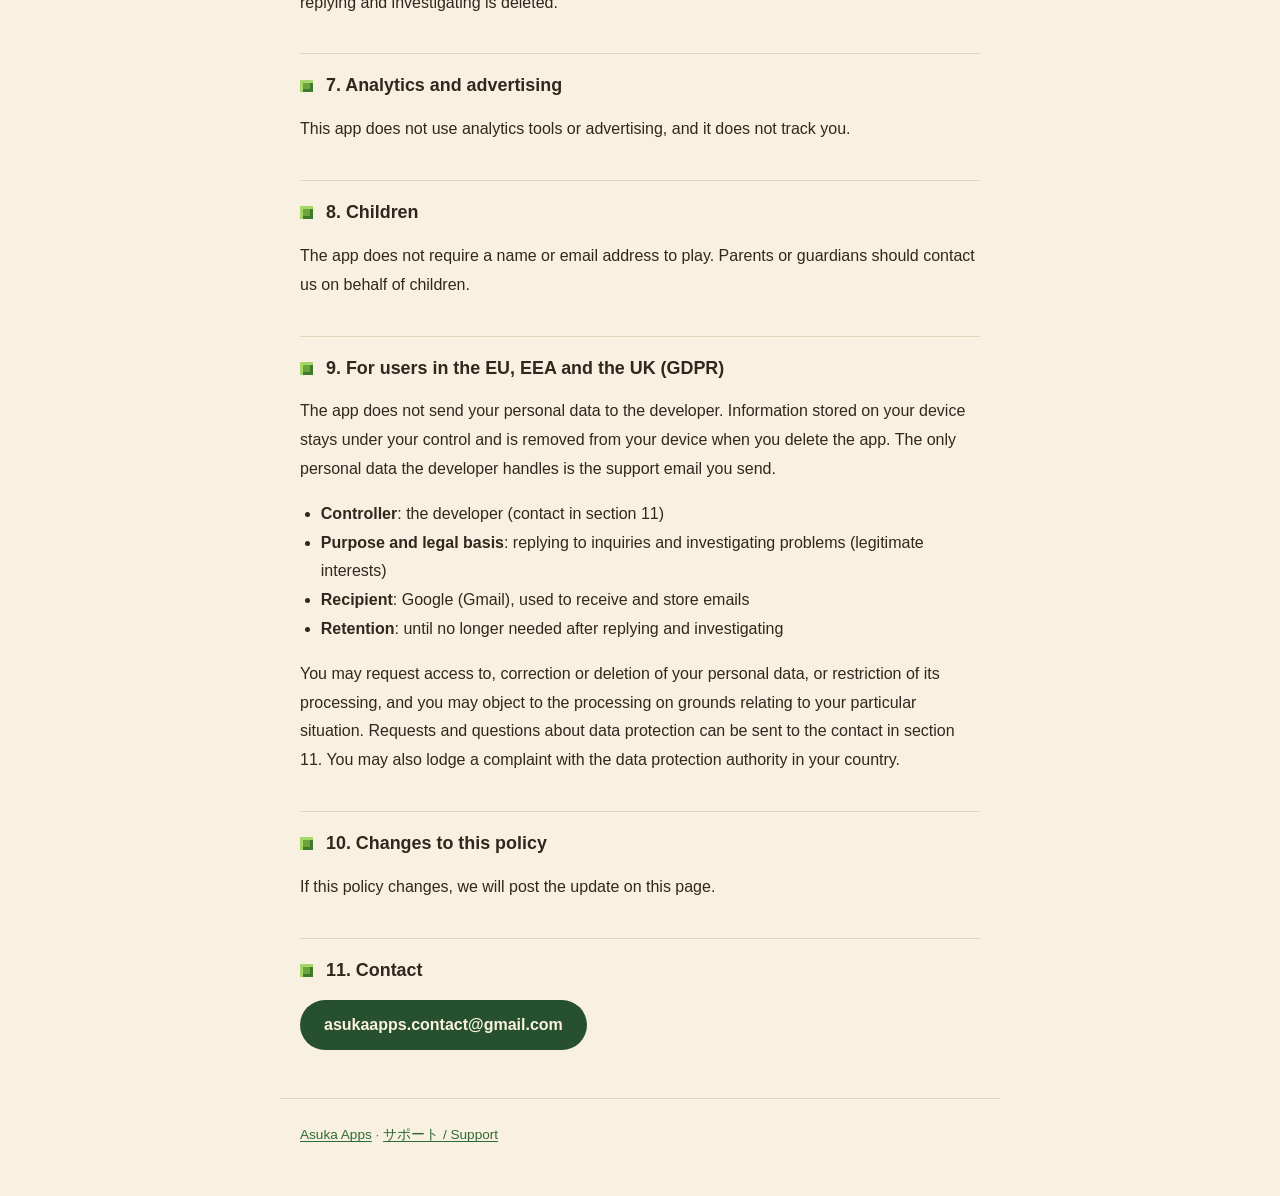
<file: dragon_focus/android/privacy/index.html>
<!doctype html>
<html lang="ja">
<head>
<meta charset="utf-8">
<meta name="viewport" content="width=device-width, initial-scale=1">
<title>プライバシーポリシー - フォーカスドラゴン（Android 版）</title>
<meta name="theme-color" content="#27502f">
<link rel="stylesheet" href="/style.css?v=20261115">
</head>
<body class="app-dragon_focus">
<header class="app-head">
<img class="app-icon" src="/assets/dragon_focus_192.png" alt="" width="76" height="76">
<h1>プライバシーポリシー</h1>
<p>フォーカスドラゴン（Android 版）</p>
<p class="meta">制定日：2026年11月1日・改定日：2026年11月5日</p>
</header>
<main>

<p>Asuka Apps（個人で運営するアプリ開発者。Google Play にデベロッパーとして表示される者。以下「開発者」）は、Android アプリ「フォーカスドラゴン」（以下「本アプリ」）における利用者の情報の取り扱いを、次のとおり定めます。</p>

<h2>1. 開発者が受け取る情報</h2>
<p>本アプリは、ゲームのデータや使い方の記録を開発者へ自動で送ることはありません。アカウントの登録も不要です。アプリ内課金と評価の依頼には Google Play のサービスを使います（4・5 を参照）。利用者がお問い合わせのメールを送った場合は、開発者が 6 の情報を受け取ります。Google Play に公開されたレビューについては 5 を参照してください。プライバシーポリシーのページとメールは、ブラウザやメールアプリで開きます。</p>

<h2>2. 端末の中に保存する情報</h2>
<p>次の情報を端末の中に保存します。開発者がこれらを見ることはできず、開発者へ自動で送ることもありません（バックアップはこの項の最後、Google Play に渡す識別子は 4 を参照）。</p>
<ul>
<li>育てている竜（付けた名前・生まれた日時・進化した日時を含む）・卵・図鑑・配合の記録、持ち物、コイン、プレイヤーのレベル</li>
<li>集中の記録（始めた時刻・終えた時刻・集中した時間・結果）と、集中を正しく再開するための一時停止・画面のロックの記録、経過時間、端末の起動の回数</li>
<li>遊び始めた日や目標を達成した日、集中の合計時間、ホーム画面を開いた時刻・離れた時刻</li>
<li>案内の進み具合と表示済みの案内、評価をお願いした日時と回数</li>
<li>アプリの設定（完走の通知・触覚フィードバック・効果音・図鑑の動く絵など）と、前に選んだ集中の時間</li>
<li>保存データの識別子（端末の中で作った無作為の番号）、アプリ内課金の記録（購入済みの品物と、二重に受け取らないための Google Play の注文番号。注文番号が無いときは購入のトークン）</li>
</ul>
<p>ゲームの進み具合や記録は、本アプリを削除するまで保存します。集中の再開のための一時的な記録は、再開のときに更新・削除します。集中や通知の動作についての不具合の調査用の記録は、本アプリが動いている間だけメモリに置き（最大 200 件）、保存も送信もしません。このほか、画像の読み込みなどで問題が起きたときに、Android のシステムのログに短い警告（画像の名前など。個人の情報は含みません）を書くことがあります。端末の設定で Google のバックアップを使っている場合、この項の情報（完走のお知らせの予約など、端末ごとの一部の記録を除く）は、Android のしくみにより利用者の Google アカウントのバックアップ（Google ドライブ）に含まれることがあります。バックアップがあれば、同じ Google アカウントで本アプリを入れ直したときや新しい Android 端末を設定したときに、バックアップした時点の情報が戻ることがあります。機種変更のときの端末どうしの直接の移行でも、新しい端末へ引き継がれることがあります。メモリに置く不具合の調査用の記録と、システムのログの警告は、バックアップに含まれません。バックアップは Google のしくみで管理され、開発者が見ることはできません。</p>

<h2>3. 端末の機能へのアクセス</h2>
<ul>
<li><strong>通知</strong>：集中を完走したときと、集中が一時停止したときのお知らせに使います。集中中は、残り時間・竜の名前・集中の状態などを表示する通知を出します（Android の設定によってはロック画面にも表示されます）。お知らせは端末の中で予約し、開発者のサーバーからは送りません。Android 13 以上では、最初に許可を求めます。</li>
<li><strong>正確な時刻のアラーム</strong>：集中が終わる時刻ちょうどに完走のお知らせを出すために使います。正確なアラームを使えないときは通常の予約に切り替えるため、お知らせが少し遅れることがあります。画面を消して集中している間に端末が再起動したときは、お知らせを予約し直します。</li>
<li><strong>振動</strong>：触覚フィードバックに使います（本アプリの設定でオフにできます）。</li>
<li><strong>端末の傾き</strong>：図鑑の絵を傾きに合わせて動かす演出に使います。傾きの情報は端末の中で一時的に使うだけで、保存も送信もしません。</li>
<li><strong>集中の判定</strong>：集中中に、画面が消されたのか、ほかのアプリを開いたのかを見分けるため、画面の状態とロックの状態、本アプリが前面にあるかどうかを使います。パスコードの中身や顔・指紋の情報は取得しません。ほかのアプリの名前や中身も取得しません。</li>
<li><strong>端末の起動からの経過時間と、端末の起動の回数</strong>：集中の時間の計算と、集中の再開に使います。経過時間は、演出や処理時間の計測にも使います。どれも端末の中だけで使います。</li>
<li><strong>クリップボード</strong>：利用者が「コピー」を押したときに、お問い合わせのメールアドレスをコピーします。名前の入力欄やライセンスの文などで、利用者がコピー・貼り付けの操作をしたときにも使います。本アプリが自分からクリップボードの中身を読み込むことはありません。</li>
</ul>
<p>カメラ・写真・マイク・位置情報・連絡先へのアクセスは求めません。</p>

<h2>3-2. 許可の取り消しと、情報の削除</h2>
<ul>
<li><strong>通知</strong>：本アプリの設定の「完走の通知」で、完走と一時停止のお知らせをオン・オフできます。残り時間の通知を含むすべての通知は、Android の「設定」→「アプリ」→「フォーカスドラゴン」→「通知」で、いつでも変更・取り消しできます（機種によって項目の名前が違うことがあります）。</li>
<li><strong>ロック画面の表示</strong>：本アプリの設定の「ロック画面に残り時間を出す」を押すと Android の通知の設定が開き、そこで残り時間の通知を変更できます。</li>
<li><strong>情報の削除</strong>：本アプリをアンインストールすると、端末に保存された本アプリの情報は削除されます。この操作では、すでに作られたバックアップ、送ったメール、Google が管理する購入の記録は削除されません。バックアップは Android の設定や Google アカウントの側で管理してください（機種によって項目の名前が違うことがあります）。開発者の側で持っている利用者の情報は、お問い合わせのメール（6 を参照）だけです。</li>
</ul>

<h2>4. アプリ内課金</h2>
<p>本アプリには、コインや道具を購入できるアプリ内課金があります。購入は Google Play を通じて行われ、クレジットカードの番号などの支払い方法の情報を開発者が受け取ることはありません。購入と本アプリの保存データとの対応を確かめるため、保存データごとに端末の中で作った無作為の識別子を Google Play に渡します。この識別子そのものには、お名前やメールアドレスは含まれません。購入の処理のために、Google Play の課金の仕組みが Google と通信します。その情報は <a href="https://policies.google.com/privacy">Google のプライバシーポリシー</a>に従って扱われます。</p>

<h2>5. 評価の依頼</h2>
<p>本アプリは、Google Play の標準の方法で評価をお願いすることがあります。また、本アプリの設定の「フォーカスドラゴンを評価する」を押すと、Google Play の本アプリのページを開きます。本アプリは、利用者が評価やレビューを投稿したかどうかや、その内容を取得しません。評価と感想は Google Play が扱います。開発者は、Google Play に公開されたレビューと投稿者の名前を見ることができます。</p>

<h2>6. お問い合わせのメール</h2>
<p>本アプリの設定の「お問い合わせ」からメールを送ると、件名に本アプリの版・Android の版・端末の機種名（例：Pixel 7a）が自動で入ります。開発者は、メールで受け取った情報（メールアドレス・本文・件名など）を、お問い合わせへの回答と不具合の調査のためだけに使います。メールの受信と保管には Google の Gmail を使っており、Google のサーバー（国外にある場合があります）で、<a href="https://policies.google.com/privacy">Google のプライバシーポリシー</a>に従って保管されます。それ以外の第三者には、法令に基づく場合を除いて提供しません。回答と調査が済んで不要になった情報は削除します。</p>

<h2>7. 解析ツール・広告</h2>
<p>本アプリは、利用状況の解析ツールや広告を使用していません。利用者を追跡（トラッキング）することもありません。</p>

<h2>8. お子さまの利用</h2>
<p>本アプリは、遊ぶためにお名前やメールアドレスの登録を求めません。お子さまのお問い合わせは、保護者の方からお願いします。</p>

<h2>9. EU・EEA・英国の利用者の方へ（GDPR）</h2>
<p>本アプリは、利用者の個人データを開発者へ送りません。端末の中に保存された情報は利用者自身が管理し、本アプリを削除すれば端末から消えます。開発者が取り扱う個人データは、利用者が送ったお問い合わせのメールだけです。</p>
<ul>
<li><strong>管理者</strong>：開発者（連絡先は 11）</li>
<li><strong>目的と根拠</strong>：お問い合わせへの回答と不具合の調査（正当な利益）</li>
<li><strong>受け取る者</strong>：メールの受信と保管に使う Google（Gmail）</li>
<li><strong>保存期間</strong>：回答と調査が済んで不要になるまで</li>
</ul>
<p>データの開示・訂正・削除・処理の制限を請求でき、ご自身の状況を理由に処理に異議を申し立てることもできます。請求やデータ保護に関するご質問は 11 の連絡先で受け付けます。また、お住まいの国のデータ保護の監督機関に苦情を申し立てることができます。</p>

<h2>10. このポリシーの変更</h2>
<p>内容を変更する場合は、このページでお知らせします。</p>

<h2>11. お問い合わせ</h2>
<p><a href="mailto:asukaapps.contact@gmail.com">asukaapps.contact@gmail.com</a></p>

<section class="lang" lang="en">
<h1>Privacy Policy</h1>
<p>Focus Dragon (Android)</p>
<p class="meta">Effective: November 1, 2026 · Updated: November 5, 2026</p>

<p>Asuka Apps (an individual app developer, shown as the developer on Google Play; the "developer") explains below how the Android app "Focus Dragon" (the "app") handles your information.</p>

<h2>1. Information the developer receives</h2>
<p>The app does not automatically send your game data or usage history to the developer. No account registration is required. In-app purchases and rating requests use Google Play's services (see sections 4 and 5). If you send a support email, the developer receives the information described in section 6. For reviews published on Google Play, see section 5. The privacy policy page and emails are opened in your browser or email app.</p>

<h2>2. Information stored on your device</h2>
<p>The app stores the following information on your device. The developer cannot access it, and it is not sent to the developer automatically (for backups, see the end of this section; for the identifier sent to Google Play, see section 4).</p>
<ul>
<li>Your dragons (including the names you give them and their hatch and evolution dates), eggs, codex and breeding records, items, coins and player level</li>
<li>Your focus history (start and end times, focus duration and result), plus pause and screen-lock records, elapsed time and the device's boot count, used to resume focus sessions correctly</li>
<li>First-use and milestone dates, total focus time, and the times the Home screen was opened or left</li>
<li>Tutorial progress, guidance already shown, and the dates and number of rating requests</li>
<li>App settings (completion notifications, haptics, sound effects, animated codex art and so on) and previously selected focus durations</li>
<li>A saved-data identifier (a random number created on your device) and in-app purchase records (purchased items, plus Google Play order numbers, or the purchase token when there is no order number, so nothing is granted twice)</li>
</ul>
<p>Game progress and history are kept until you delete the app. Temporary records used to resume a focus session are updated or removed when the session resumes. Troubleshooting logs about focus sessions and notifications are kept in memory only while the app is running (up to 200 entries) and are neither saved nor sent. In addition, if a problem occurs, for example while loading an image, the app may write a short warning (such as the image name, with no personal information) to Android's system log. If you use Google backup on your device, the information in this section (except some device-specific records, such as the scheduled completion notification) may be included by Android in your Google Account backup (Google Drive). If a backup exists, the information as of that backup may be restored when you reinstall the app or set up a new Android device with the same Google Account. It may also be carried over to a new device during a direct device-to-device transfer when you switch phones. The troubleshooting logs kept in memory and the warnings in the system log are not included in backups. Backups are managed by Google, and the developer cannot access them.</p>

<h2>3. Access to device features</h2>
<ul>
<li><strong>Notifications</strong>: used to let you know when a focus session is completed or paused. While you focus, the app shows a notification with the time left, your dragon's name and the session status (depending on your Android settings, it may also appear on the lock screen). Notifications are scheduled on your device and are never sent from the developer's servers. On Android 13 and later, the app asks for your permission first.</li>
<li><strong>Exact alarms</strong>: used to deliver the completion notification exactly when a focus session ends. If exact alarms are unavailable, the app falls back to a regular alarm, so the notification may arrive a little late. If the device restarts while you are focusing with the screen off, the notification is scheduled again.</li>
<li><strong>Vibration</strong>: used for haptic feedback (you can turn it off in the app's Settings).</li>
<li><strong>Device motion</strong>: used to make the codex artwork respond to how you tilt your device. Motion data is used only temporarily on your device and is neither saved nor sent.</li>
<li><strong>Focus detection</strong>: during a focus session, the app uses the screen and lock state and whether the app is in the foreground, to tell whether the screen was turned off or you opened another app. It never obtains your passcode or face or fingerprint data. It does not identify other apps or read their contents.</li>
<li><strong>Time since the device started, and the device's boot count</strong>: used to calculate focus time and to resume focus sessions. Elapsed time is also used for visual effects and operation timings. These are used on your device only.</li>
<li><strong>Clipboard</strong>: the app copies the support email address to the clipboard when you tap "Copy". The clipboard is also used when you copy or paste yourself, for example in the name field or the license text. The app never reads your clipboard on its own.</li>
</ul>
<p>The app does not request access to the camera, photos, microphone, location or contacts.</p>

<h2>3-2. Withdrawing permissions and deleting your information</h2>
<ul>
<li><strong>Notifications</strong>: turn completion and pause notifications on or off with "Completion Notifications" in the app's Settings. All notifications, including the time-left notification, can be changed or withdrawn at any time in Android Settings &gt; Apps &gt; Focus Dragon &gt; Notifications (the names may differ by device).</li>
<li><strong>Lock screen display</strong>: tapping "Show Time Left on Lock Screen" in the app's Settings opens Android's notification settings, where you can change the time-left notification.</li>
<li><strong>Deleting your information</strong>: uninstalling the app removes the information the app stored on your device. This does not delete existing backups, emails you have sent, or purchase records maintained by Google. Manage backups in your device's Android settings or your Google Account (the names may differ by device). The only information about you that the developer holds is support emails (see section 6).</li>
</ul>

<h2>4. In-app purchases</h2>
<p>This app offers in-app purchases of coins and items. Purchases are processed through Google Play, and the developer does not receive payment method details such as credit card numbers. To associate purchases with the app's saved data, the app sends Google Play a random identifier created on your device for that saved data. The identifier itself contains no name or email address. Google Play's billing system communicates with Google to process purchases, and that information is handled under <a href="https://policies.google.com/privacy">Google's Privacy Policy</a>.</p>

<h2>5. Rating requests</h2>
<p>The app may ask you to rate it using Google Play's standard method. Tapping "Rate Focus Dragon" in the app's Settings opens the app's Google Play page. The app does not receive information about whether you submitted a rating or review, or what you submitted. Ratings and reviews are handled by Google Play. The developer can view reviews and reviewer names published on Google Play.</p>

<h2>6. Support emails</h2>
<p>When you send an email from "Contact Us" in the app's Settings, the subject is automatically filled with the app version, Android version and device model (for example, Pixel 7a). The developer uses the information received by email (your email address, message, subject and so on) only to reply to you and to investigate problems. Support emails are received and stored with Google's Gmail service, on Google's servers (which may be located outside your country), in accordance with <a href="https://policies.google.com/privacy">Google's Privacy Policy</a>. The developer does not share this information with any other third party except where required by law. Information that is no longer needed after replying and investigating is deleted.</p>

<h2>7. Analytics and advertising</h2>
<p>This app does not use analytics tools or advertising, and it does not track you.</p>

<h2>8. Children</h2>
<p>The app does not require a name or email address to play. Parents or guardians should contact us on behalf of children.</p>

<h2>9. For users in the EU, EEA and the UK (GDPR)</h2>
<p>The app does not send your personal data to the developer. Information stored on your device stays under your control and is removed from your device when you delete the app. The only personal data the developer handles is the support email you send.</p>
<ul>
<li><strong>Controller</strong>: the developer (contact in section 11)</li>
<li><strong>Purpose and legal basis</strong>: replying to inquiries and investigating problems (legitimate interests)</li>
<li><strong>Recipient</strong>: Google (Gmail), used to receive and store emails</li>
<li><strong>Retention</strong>: until no longer needed after replying and investigating</li>
</ul>
<p>You may request access to, correction or deletion of your personal data, or restriction of its processing, and you may object to the processing on grounds relating to your particular situation. Requests and questions about data protection can be sent to the contact in section 11. You may also lodge a complaint with the data protection authority in your country.</p>

<h2>10. Changes to this policy</h2>
<p>If this policy changes, we will post the update on this page.</p>

<h2>11. Contact</h2>
<p><a href="mailto:asukaapps.contact@gmail.com">asukaapps.contact@gmail.com</a></p>
</section>
</main>
<footer><a href="/">Asuka Apps</a> · <a href="/dragon_focus/android/support/">サポート / Support</a></footer>
</body>
</html>
</file>
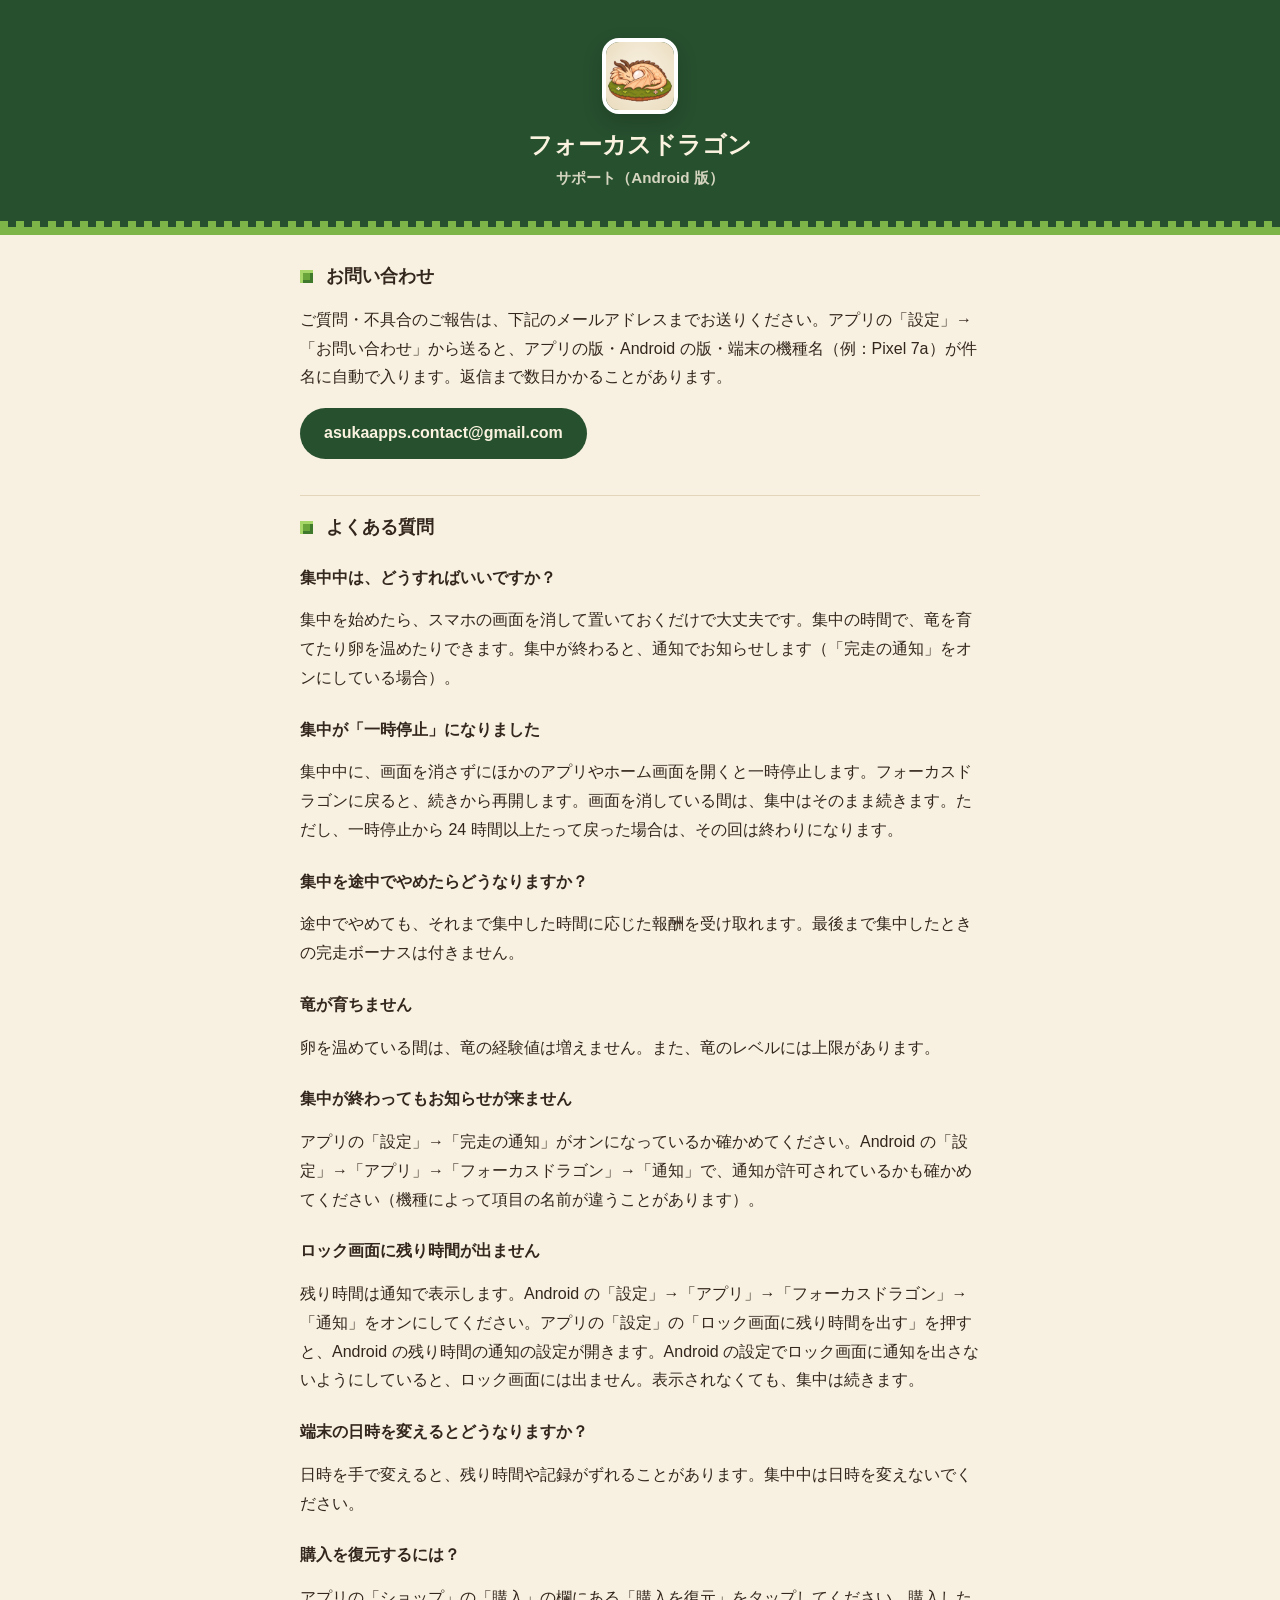
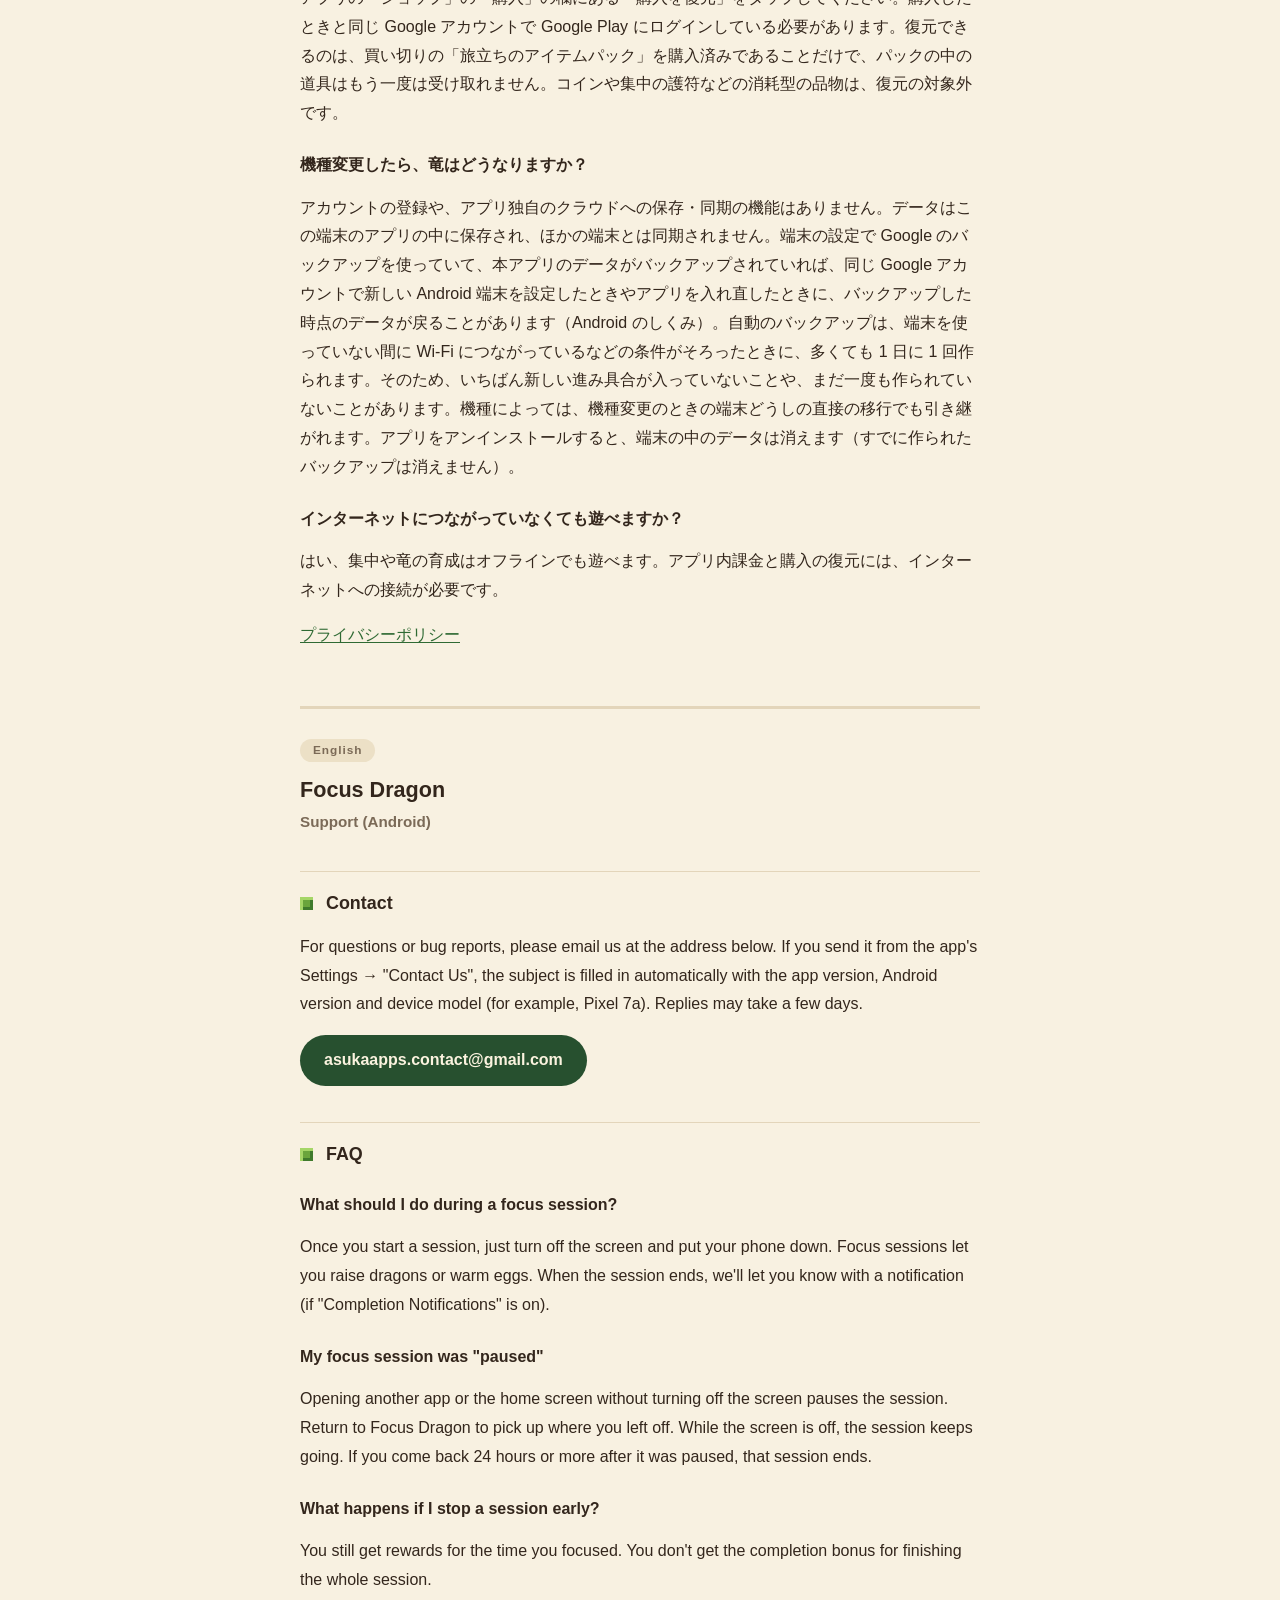
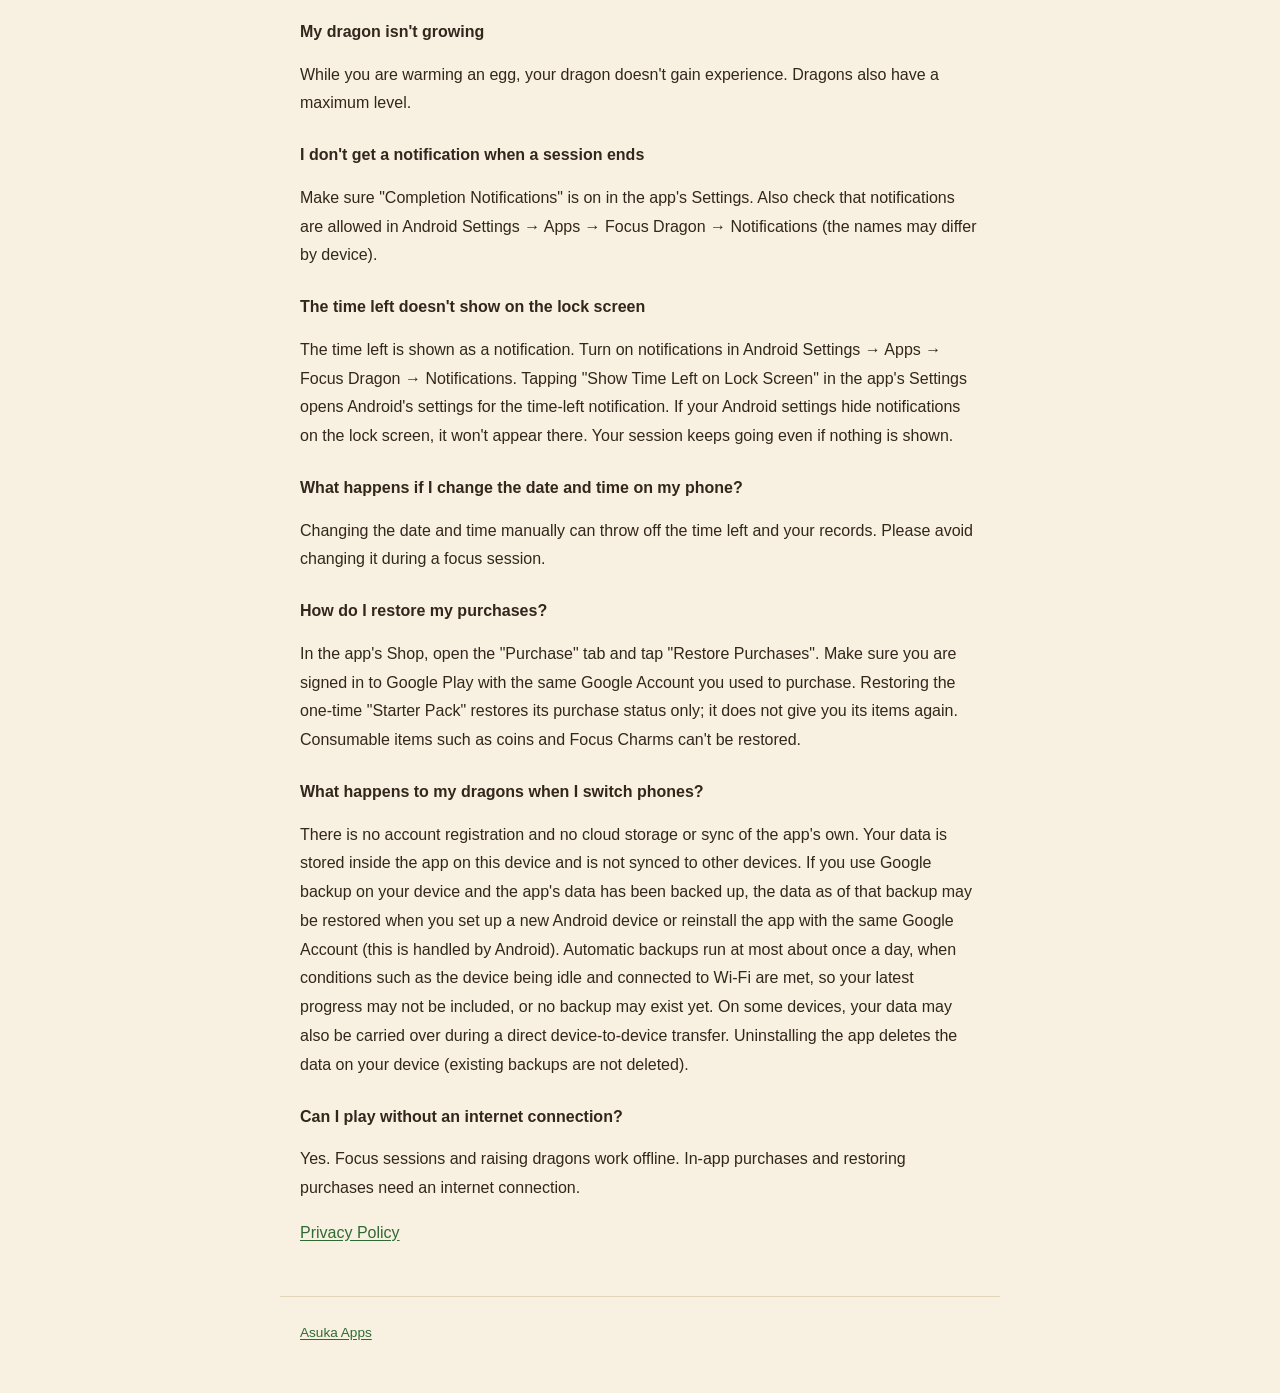
<file: dragon_focus/android/support/index.html>
<!doctype html>
<html lang="ja">
<head>
<meta charset="utf-8">
<meta name="viewport" content="width=device-width, initial-scale=1">
<title>サポート - フォーカスドラゴン（Android 版）</title>
<meta name="theme-color" content="#27502f">
<link rel="stylesheet" href="/style.css?v=20261115">
</head>
<body class="app-dragon_focus">
<header class="app-head">
<img class="app-icon" src="/assets/dragon_focus_192.png" alt="" width="76" height="76">
<h1>フォーカスドラゴン</h1>
<p>サポート（Android 版）</p>
</header>
<main>

<h2>お問い合わせ</h2>
<p>ご質問・不具合のご報告は、下記のメールアドレスまでお送りください。アプリの「設定」→「お問い合わせ」から送ると、アプリの版・Android の版・端末の機種名（例：Pixel 7a）が件名に自動で入ります。返信まで数日かかることがあります。</p>
<p><a href="mailto:asukaapps.contact@gmail.com?subject=Focus%20Dragon%20(Android)">asukaapps.contact@gmail.com</a></p>

<h2>よくある質問</h2>
<h3>集中中は、どうすればいいですか？</h3>
<p>集中を始めたら、スマホの画面を消して置いておくだけで大丈夫です。集中の時間で、竜を育てたり卵を温めたりできます。集中が終わると、通知でお知らせします（「完走の通知」をオンにしている場合）。</p>
<h3>集中が「一時停止」になりました</h3>
<p>集中中に、画面を消さずにほかのアプリやホーム画面を開くと一時停止します。フォーカスドラゴンに戻ると、続きから再開します。画面を消している間は、集中はそのまま続きます。ただし、一時停止から 24 時間以上たって戻った場合は、その回は終わりになります。</p>
<h3>集中を途中でやめたらどうなりますか？</h3>
<p>途中でやめても、それまで集中した時間に応じた報酬を受け取れます。最後まで集中したときの完走ボーナスは付きません。</p>
<h3>竜が育ちません</h3>
<p>卵を温めている間は、竜の経験値は増えません。また、竜のレベルには上限があります。</p>
<h3>集中が終わってもお知らせが来ません</h3>
<p>アプリの「設定」→「完走の通知」がオンになっているか確かめてください。Android の「設定」→「アプリ」→「フォーカスドラゴン」→「通知」で、通知が許可されているかも確かめてください（機種によって項目の名前が違うことがあります）。</p>
<h3>ロック画面に残り時間が出ません</h3>
<p>残り時間は通知で表示します。Android の「設定」→「アプリ」→「フォーカスドラゴン」→「通知」をオンにしてください。アプリの「設定」の「ロック画面に残り時間を出す」を押すと、Android の残り時間の通知の設定が開きます。Android の設定でロック画面に通知を出さないようにしていると、ロック画面には出ません。表示されなくても、集中は続きます。</p>
<h3>端末の日時を変えるとどうなりますか？</h3>
<p>日時を手で変えると、残り時間や記録がずれることがあります。集中中は日時を変えないでください。</p>
<h3>購入を復元するには？</h3>
<p>アプリの「ショップ」の「購入」の欄にある「購入を復元」をタップしてください。購入したときと同じ Google アカウントで Google Play にログインしている必要があります。復元できるのは、買い切りの「旅立ちのアイテムパック」を購入済みであることだけで、パックの中の道具はもう一度は受け取れません。コインや集中の護符などの消耗型の品物は、復元の対象外です。</p>
<h3>機種変更したら、竜はどうなりますか？</h3>
<p>アカウントの登録や、アプリ独自のクラウドへの保存・同期の機能はありません。データはこの端末のアプリの中に保存され、ほかの端末とは同期されません。端末の設定で Google のバックアップを使っていて、本アプリのデータがバックアップされていれば、同じ Google アカウントで新しい Android 端末を設定したときやアプリを入れ直したときに、バックアップした時点のデータが戻ることがあります（Android のしくみ）。自動のバックアップは、端末を使っていない間に Wi-Fi につながっているなどの条件がそろったときに、多くても 1 日に 1 回作られます。そのため、いちばん新しい進み具合が入っていないことや、まだ一度も作られていないことがあります。機種によっては、機種変更のときの端末どうしの直接の移行でも引き継がれます。アプリをアンインストールすると、端末の中のデータは消えます（すでに作られたバックアップは消えません）。</p>
<h3>インターネットにつながっていなくても遊べますか？</h3>
<p>はい、集中や竜の育成はオフラインでも遊べます。アプリ内課金と購入の復元には、インターネットへの接続が必要です。</p>

<p><a href="/dragon_focus/android/privacy/">プライバシーポリシー</a></p>

<section class="lang" lang="en">
<h1>Focus Dragon</h1>
<p>Support (Android)</p>

<h2>Contact</h2>
<p>For questions or bug reports, please email us at the address below. If you send it from the app's Settings → "Contact Us", the subject is filled in automatically with the app version, Android version and device model (for example, Pixel 7a). Replies may take a few days.</p>
<p><a href="mailto:asukaapps.contact@gmail.com?subject=Focus%20Dragon%20(Android)">asukaapps.contact@gmail.com</a></p>

<h2>FAQ</h2>
<h3>What should I do during a focus session?</h3>
<p>Once you start a session, just turn off the screen and put your phone down. Focus sessions let you raise dragons or warm eggs. When the session ends, we'll let you know with a notification (if "Completion Notifications" is on).</p>
<h3>My focus session was "paused"</h3>
<p>Opening another app or the home screen without turning off the screen pauses the session. Return to Focus Dragon to pick up where you left off. While the screen is off, the session keeps going. If you come back 24 hours or more after it was paused, that session ends.</p>
<h3>What happens if I stop a session early?</h3>
<p>You still get rewards for the time you focused. You don't get the completion bonus for finishing the whole session.</p>
<h3>My dragon isn't growing</h3>
<p>While you are warming an egg, your dragon doesn't gain experience. Dragons also have a maximum level.</p>
<h3>I don't get a notification when a session ends</h3>
<p>Make sure "Completion Notifications" is on in the app's Settings. Also check that notifications are allowed in Android Settings → Apps → Focus Dragon → Notifications (the names may differ by device).</p>
<h3>The time left doesn't show on the lock screen</h3>
<p>The time left is shown as a notification. Turn on notifications in Android Settings → Apps → Focus Dragon → Notifications. Tapping "Show Time Left on Lock Screen" in the app's Settings opens Android's settings for the time-left notification. If your Android settings hide notifications on the lock screen, it won't appear there. Your session keeps going even if nothing is shown.</p>
<h3>What happens if I change the date and time on my phone?</h3>
<p>Changing the date and time manually can throw off the time left and your records. Please avoid changing it during a focus session.</p>
<h3>How do I restore my purchases?</h3>
<p>In the app's Shop, open the "Purchase" tab and tap "Restore Purchases". Make sure you are signed in to Google Play with the same Google Account you used to purchase. Restoring the one-time "Starter Pack" restores its purchase status only; it does not give you its items again. Consumable items such as coins and Focus Charms can't be restored.</p>
<h3>What happens to my dragons when I switch phones?</h3>
<p>There is no account registration and no cloud storage or sync of the app's own. Your data is stored inside the app on this device and is not synced to other devices. If you use Google backup on your device and the app's data has been backed up, the data as of that backup may be restored when you set up a new Android device or reinstall the app with the same Google Account (this is handled by Android). Automatic backups run at most about once a day, when conditions such as the device being idle and connected to Wi-Fi are met, so your latest progress may not be included, or no backup may exist yet. On some devices, your data may also be carried over during a direct device-to-device transfer. Uninstalling the app deletes the data on your device (existing backups are not deleted).</p>
<h3>Can I play without an internet connection?</h3>
<p>Yes. Focus sessions and raising dragons work offline. In-app purchases and restoring purchases need an internet connection.</p>

<p><a href="/dragon_focus/android/privacy/">Privacy Policy</a></p>
</section>
</main>
<footer><a href="/">Asuka Apps</a></footer>
</body>
</html>
</file>
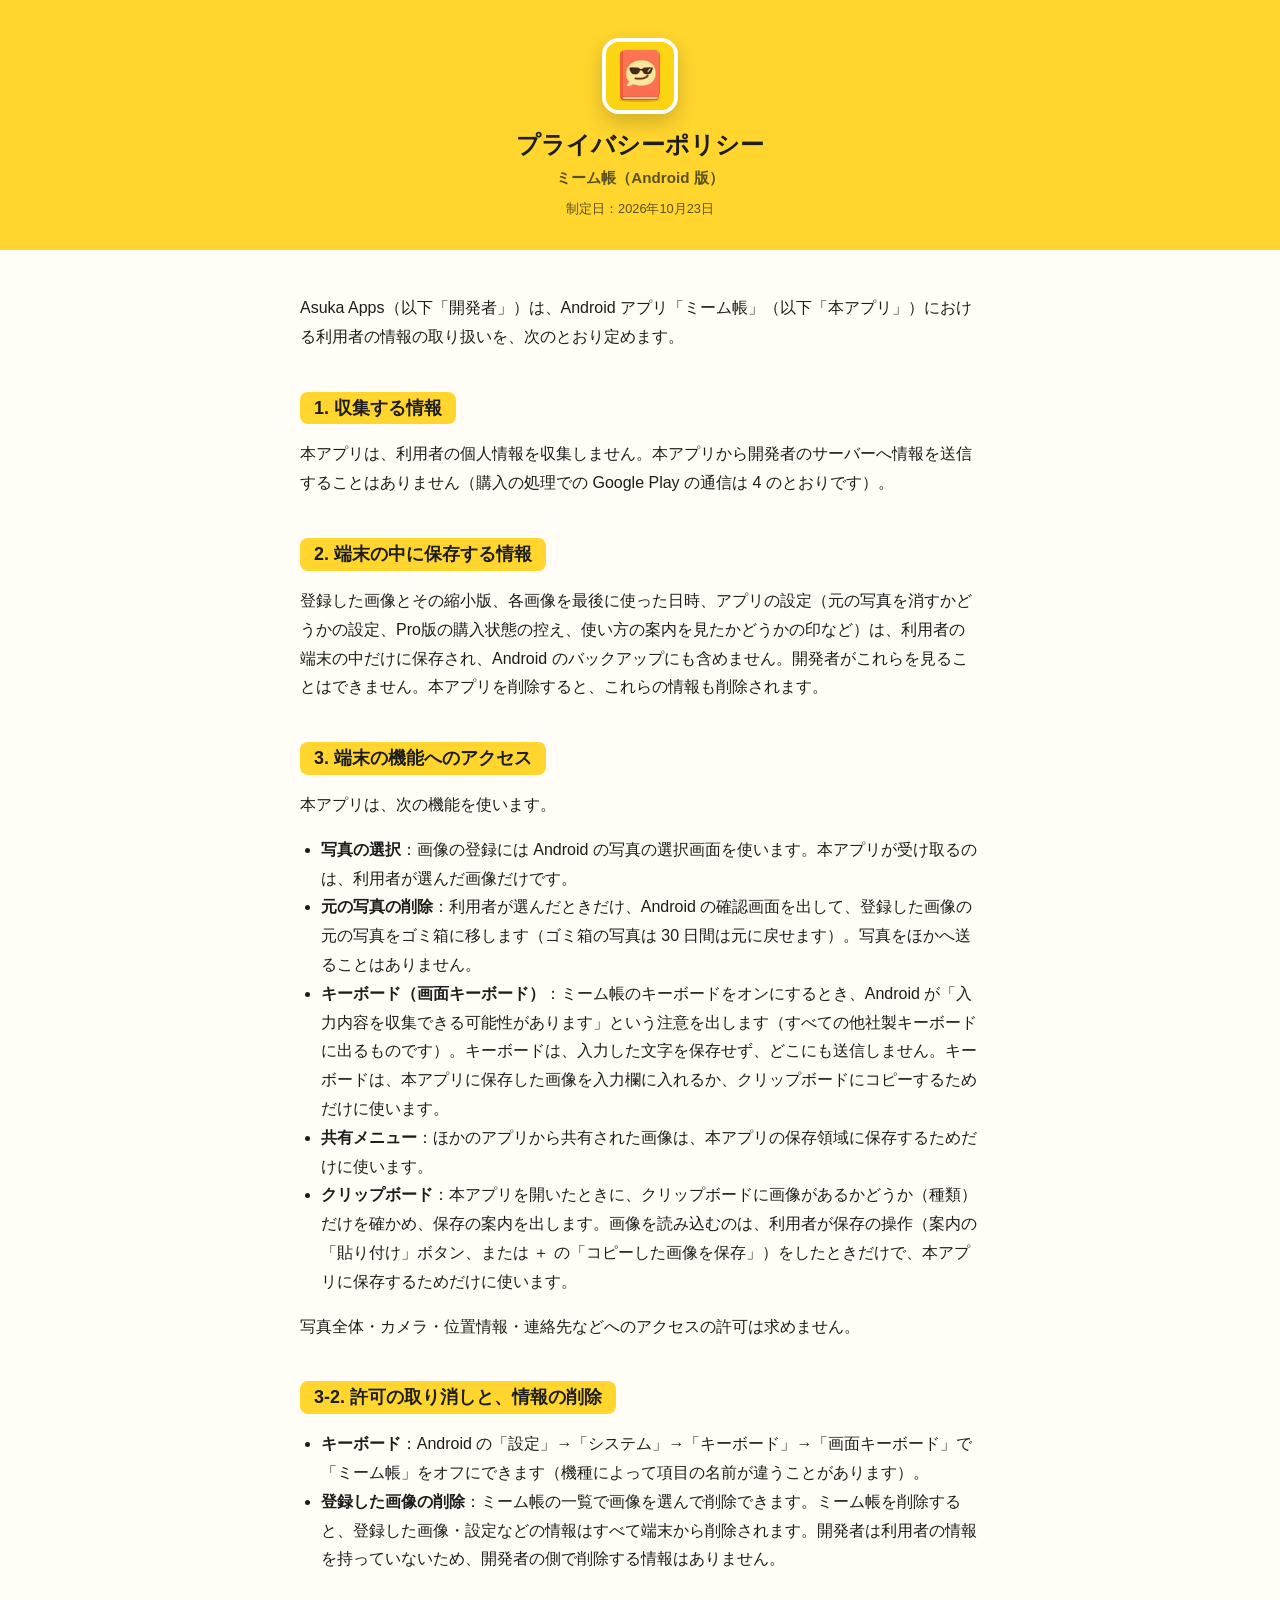
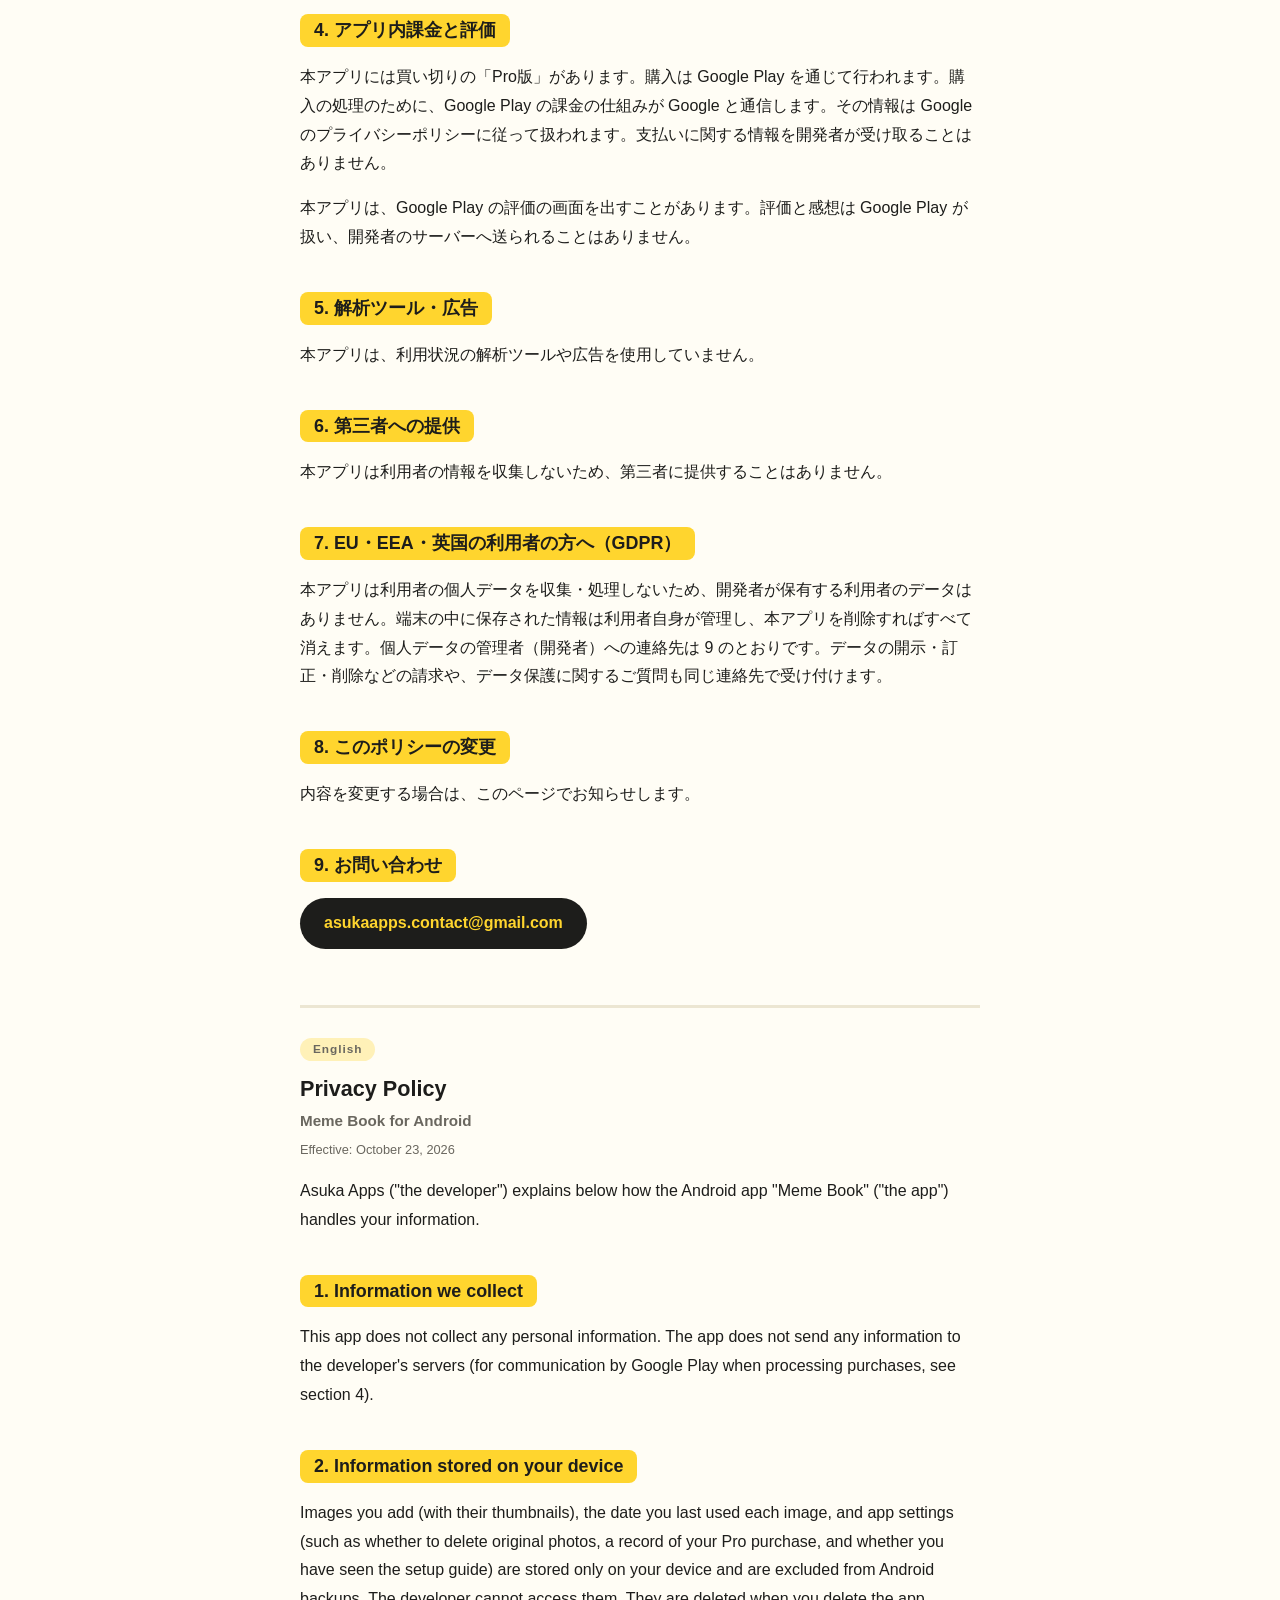
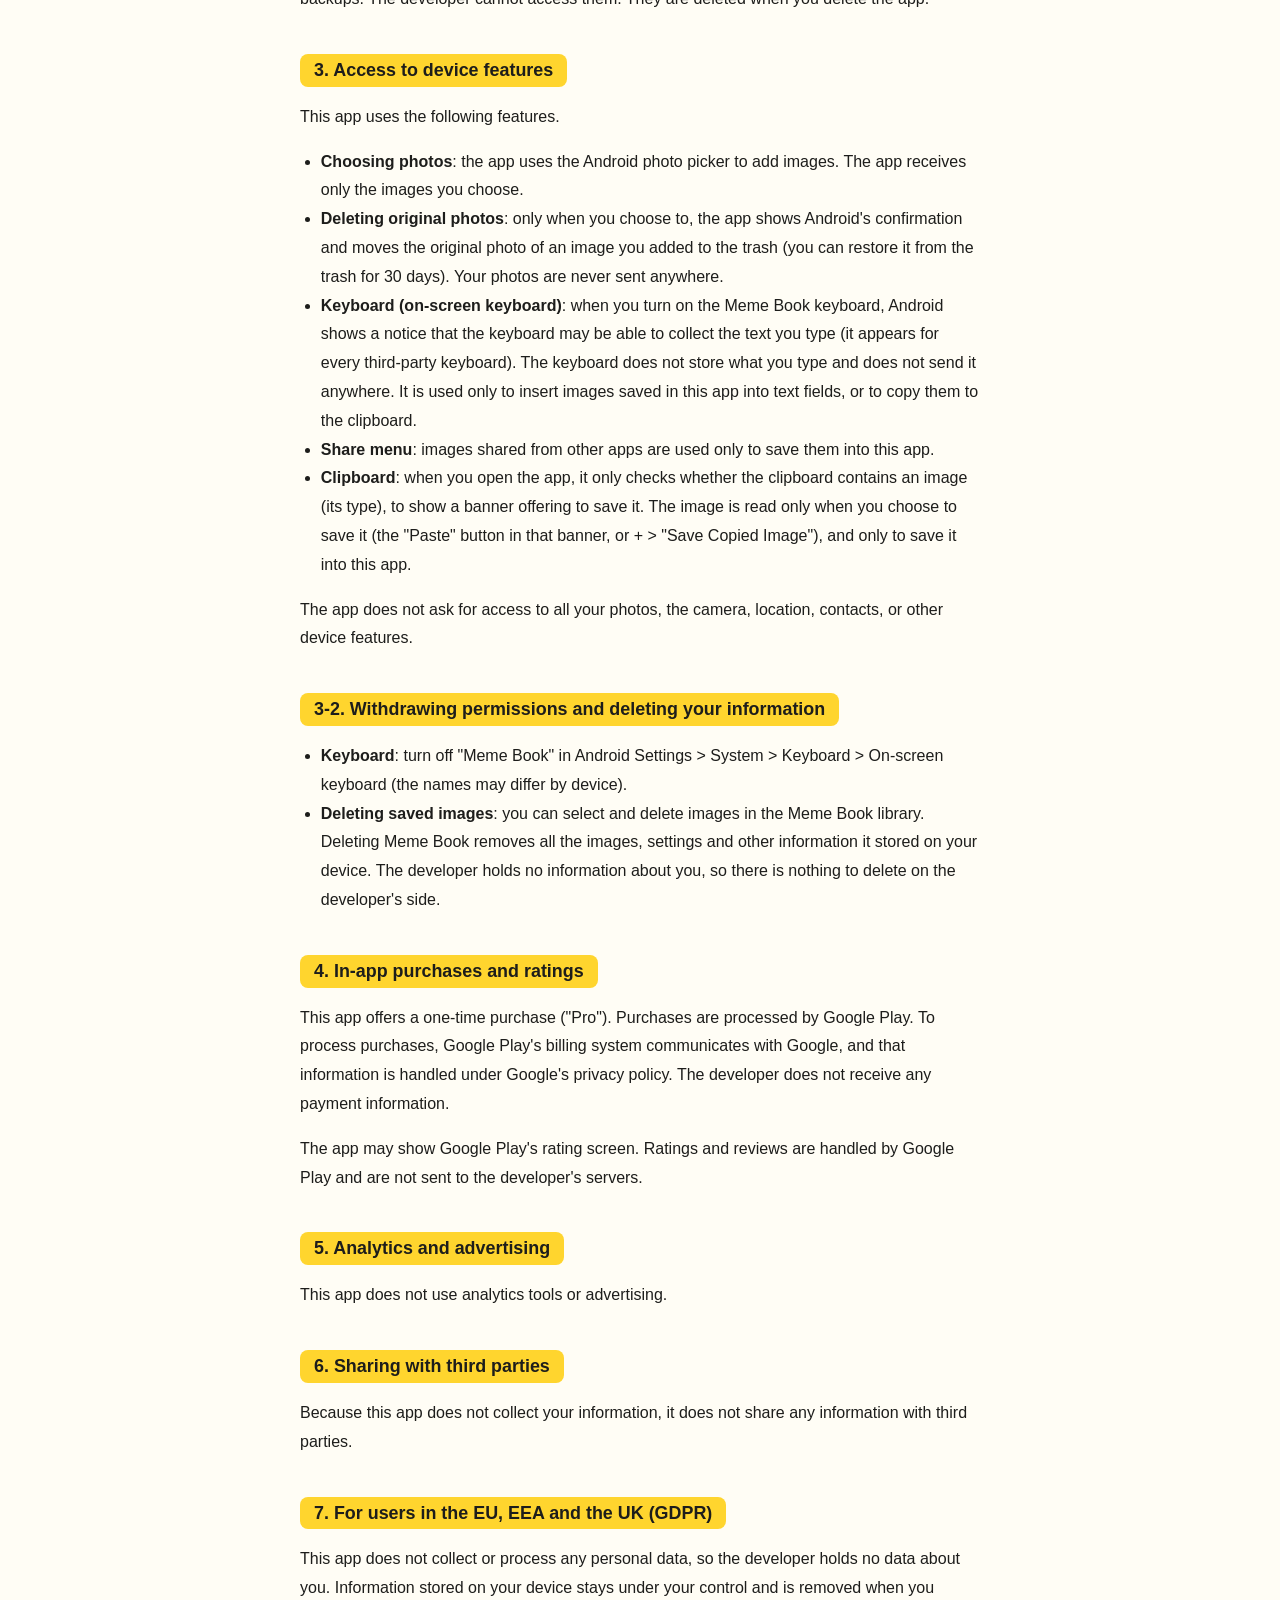
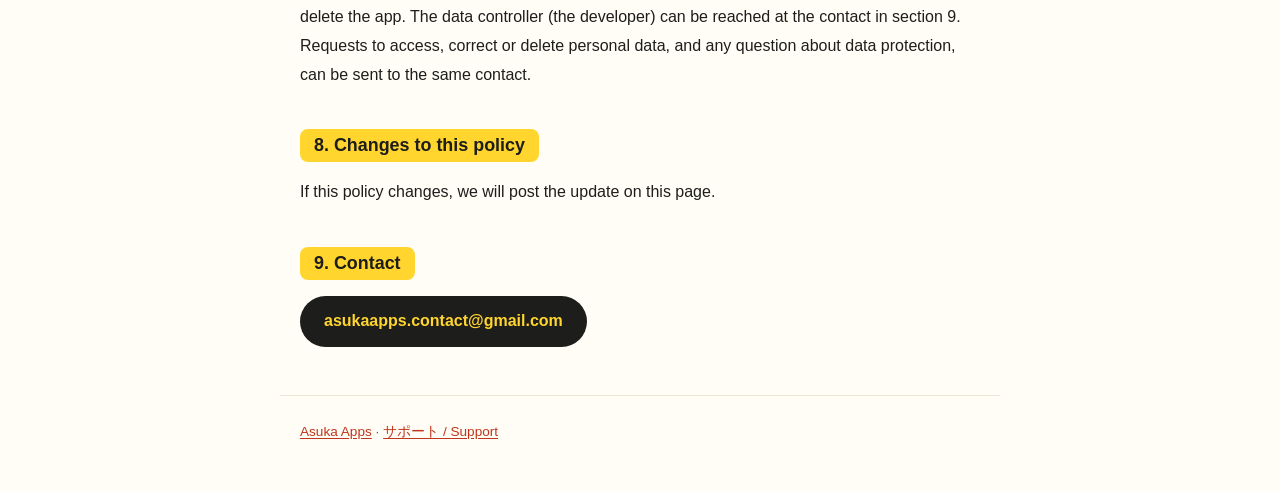
<file: meme_keyboard/android/privacy/index.html>
<!doctype html>
<html lang="ja">
<head>
<meta charset="utf-8">
<meta name="viewport" content="width=device-width, initial-scale=1">
<title>プライバシーポリシー - ミーム帳（Android 版）</title>
<meta name="theme-color" content="#ffd52e">
<link rel="stylesheet" href="/style.css?v=20261115">
</head>
<body class="app-meme_keyboard">
<header class="app-head">
<img class="app-icon" src="/assets/meme_keyboard_192.png" alt="" width="76" height="76">
<h1>プライバシーポリシー</h1>
<p>ミーム帳（Android 版）</p>
<p class="meta">制定日：2026年10月23日</p>
</header>
<main>

<p>Asuka Apps（以下「開発者」）は、Android アプリ「ミーム帳」（以下「本アプリ」）における利用者の情報の取り扱いを、次のとおり定めます。</p>

<h2>1. 収集する情報</h2>
<p>本アプリは、利用者の個人情報を収集しません。本アプリから開発者のサーバーへ情報を送信することはありません（購入の処理での Google Play の通信は 4 のとおりです）。</p>

<h2>2. 端末の中に保存する情報</h2>
<p>登録した画像とその縮小版、各画像を最後に使った日時、アプリの設定（元の写真を消すかどうかの設定、Pro版の購入状態の控え、使い方の案内を見たかどうかの印など）は、利用者の端末の中だけに保存され、Android のバックアップにも含めません。開発者がこれらを見ることはできません。本アプリを削除すると、これらの情報も削除されます。</p>

<h2>3. 端末の機能へのアクセス</h2>
<p>本アプリは、次の機能を使います。</p>
<ul>
<li><strong>写真の選択</strong>：画像の登録には Android の写真の選択画面を使います。本アプリが受け取るのは、利用者が選んだ画像だけです。</li>
<li><strong>元の写真の削除</strong>：利用者が選んだときだけ、Android の確認画面を出して、登録した画像の元の写真をゴミ箱に移します（ゴミ箱の写真は 30 日間は元に戻せます）。写真をほかへ送ることはありません。</li>
<li><strong>キーボード（画面キーボード）</strong>：ミーム帳のキーボードをオンにするとき、Android が「入力内容を収集できる可能性があります」という注意を出します（すべての他社製キーボードに出るものです）。キーボードは、入力した文字を保存せず、どこにも送信しません。キーボードは、本アプリに保存した画像を入力欄に入れるか、クリップボードにコピーするためだけに使います。</li>
<li><strong>共有メニュー</strong>：ほかのアプリから共有された画像は、本アプリの保存領域に保存するためだけに使います。</li>
<li><strong>クリップボード</strong>：本アプリを開いたときに、クリップボードに画像があるかどうか（種類）だけを確かめ、保存の案内を出します。画像を読み込むのは、利用者が保存の操作（案内の「貼り付け」ボタン、または ＋ の「コピーした画像を保存」）をしたときだけで、本アプリに保存するためだけに使います。</li>
</ul>
<p>写真全体・カメラ・位置情報・連絡先などへのアクセスの許可は求めません。</p>

<h2>3-2. 許可の取り消しと、情報の削除</h2>
<ul>
<li><strong>キーボード</strong>：Android の「設定」→「システム」→「キーボード」→「画面キーボード」で「ミーム帳」をオフにできます（機種によって項目の名前が違うことがあります）。</li>
<li><strong>登録した画像の削除</strong>：ミーム帳の一覧で画像を選んで削除できます。ミーム帳を削除すると、登録した画像・設定などの情報はすべて端末から削除されます。開発者は利用者の情報を持っていないため、開発者の側で削除する情報はありません。</li>
</ul>

<h2>4. アプリ内課金と評価</h2>
<p>本アプリには買い切りの「Pro版」があります。購入は Google Play を通じて行われます。購入の処理のために、Google Play の課金の仕組みが Google と通信します。その情報は Google のプライバシーポリシーに従って扱われます。支払いに関する情報を開発者が受け取ることはありません。</p>
<p>本アプリは、Google Play の評価の画面を出すことがあります。評価と感想は Google Play が扱い、開発者のサーバーへ送られることはありません。</p>

<h2>5. 解析ツール・広告</h2>
<p>本アプリは、利用状況の解析ツールや広告を使用していません。</p>

<h2>6. 第三者への提供</h2>
<p>本アプリは利用者の情報を収集しないため、第三者に提供することはありません。</p>

<h2>7. EU・EEA・英国の利用者の方へ（GDPR）</h2>
<p>本アプリは利用者の個人データを収集・処理しないため、開発者が保有する利用者のデータはありません。端末の中に保存された情報は利用者自身が管理し、本アプリを削除すればすべて消えます。個人データの管理者（開発者）への連絡先は 9 のとおりです。データの開示・訂正・削除などの請求や、データ保護に関するご質問も同じ連絡先で受け付けます。</p>

<h2>8. このポリシーの変更</h2>
<p>内容を変更する場合は、このページでお知らせします。</p>

<h2>9. お問い合わせ</h2>
<p><a href="mailto:asukaapps.contact@gmail.com">asukaapps.contact@gmail.com</a></p>

<section class="lang" lang="en">
<h1>Privacy Policy</h1>
<p>Meme Book for Android</p>
<p class="meta">Effective: October 23, 2026</p>

<p>Asuka Apps ("the developer") explains below how the Android app "Meme Book" ("the app") handles your information.</p>

<h2>1. Information we collect</h2>
<p>This app does not collect any personal information. The app does not send any information to the developer's servers (for communication by Google Play when processing purchases, see section 4).</p>

<h2>2. Information stored on your device</h2>
<p>Images you add (with their thumbnails), the date you last used each image, and app settings (such as whether to delete original photos, a record of your Pro purchase, and whether you have seen the setup guide) are stored only on your device and are excluded from Android backups. The developer cannot access them. They are deleted when you delete the app.</p>

<h2>3. Access to device features</h2>
<p>This app uses the following features.</p>
<ul>
<li><strong>Choosing photos</strong>: the app uses the Android photo picker to add images. The app receives only the images you choose.</li>
<li><strong>Deleting original photos</strong>: only when you choose to, the app shows Android's confirmation and moves the original photo of an image you added to the trash (you can restore it from the trash for 30 days). Your photos are never sent anywhere.</li>
<li><strong>Keyboard (on-screen keyboard)</strong>: when you turn on the Meme Book keyboard, Android shows a notice that the keyboard may be able to collect the text you type (it appears for every third-party keyboard). The keyboard does not store what you type and does not send it anywhere. It is used only to insert images saved in this app into text fields, or to copy them to the clipboard.</li>
<li><strong>Share menu</strong>: images shared from other apps are used only to save them into this app.</li>
<li><strong>Clipboard</strong>: when you open the app, it only checks whether the clipboard contains an image (its type), to show a banner offering to save it. The image is read only when you choose to save it (the "Paste" button in that banner, or + &gt; "Save Copied Image"), and only to save it into this app.</li>
</ul>
<p>The app does not ask for access to all your photos, the camera, location, contacts, or other device features.</p>

<h2>3-2. Withdrawing permissions and deleting your information</h2>
<ul>
<li><strong>Keyboard</strong>: turn off "Meme Book" in Android Settings &gt; System &gt; Keyboard &gt; On-screen keyboard (the names may differ by device).</li>
<li><strong>Deleting saved images</strong>: you can select and delete images in the Meme Book library. Deleting Meme Book removes all the images, settings and other information it stored on your device. The developer holds no information about you, so there is nothing to delete on the developer's side.</li>
</ul>

<h2>4. In-app purchases and ratings</h2>
<p>This app offers a one-time purchase ("Pro"). Purchases are processed by Google Play. To process purchases, Google Play's billing system communicates with Google, and that information is handled under Google's privacy policy. The developer does not receive any payment information.</p>
<p>The app may show Google Play's rating screen. Ratings and reviews are handled by Google Play and are not sent to the developer's servers.</p>

<h2>5. Analytics and advertising</h2>
<p>This app does not use analytics tools or advertising.</p>

<h2>6. Sharing with third parties</h2>
<p>Because this app does not collect your information, it does not share any information with third parties.</p>

<h2>7. For users in the EU, EEA and the UK (GDPR)</h2>
<p>This app does not collect or process any personal data, so the developer holds no data about you. Information stored on your device stays under your control and is removed when you delete the app. The data controller (the developer) can be reached at the contact in section 9. Requests to access, correct or delete personal data, and any question about data protection, can be sent to the same contact.</p>

<h2>8. Changes to this policy</h2>
<p>If this policy changes, we will post the update on this page.</p>

<h2>9. Contact</h2>
<p><a href="mailto:asukaapps.contact@gmail.com">asukaapps.contact@gmail.com</a></p>
</section>
</main>
<footer><a href="/">Asuka Apps</a> · <a href="/meme_keyboard/android/support/">サポート / Support</a></footer>
</body>
</html>
</file>
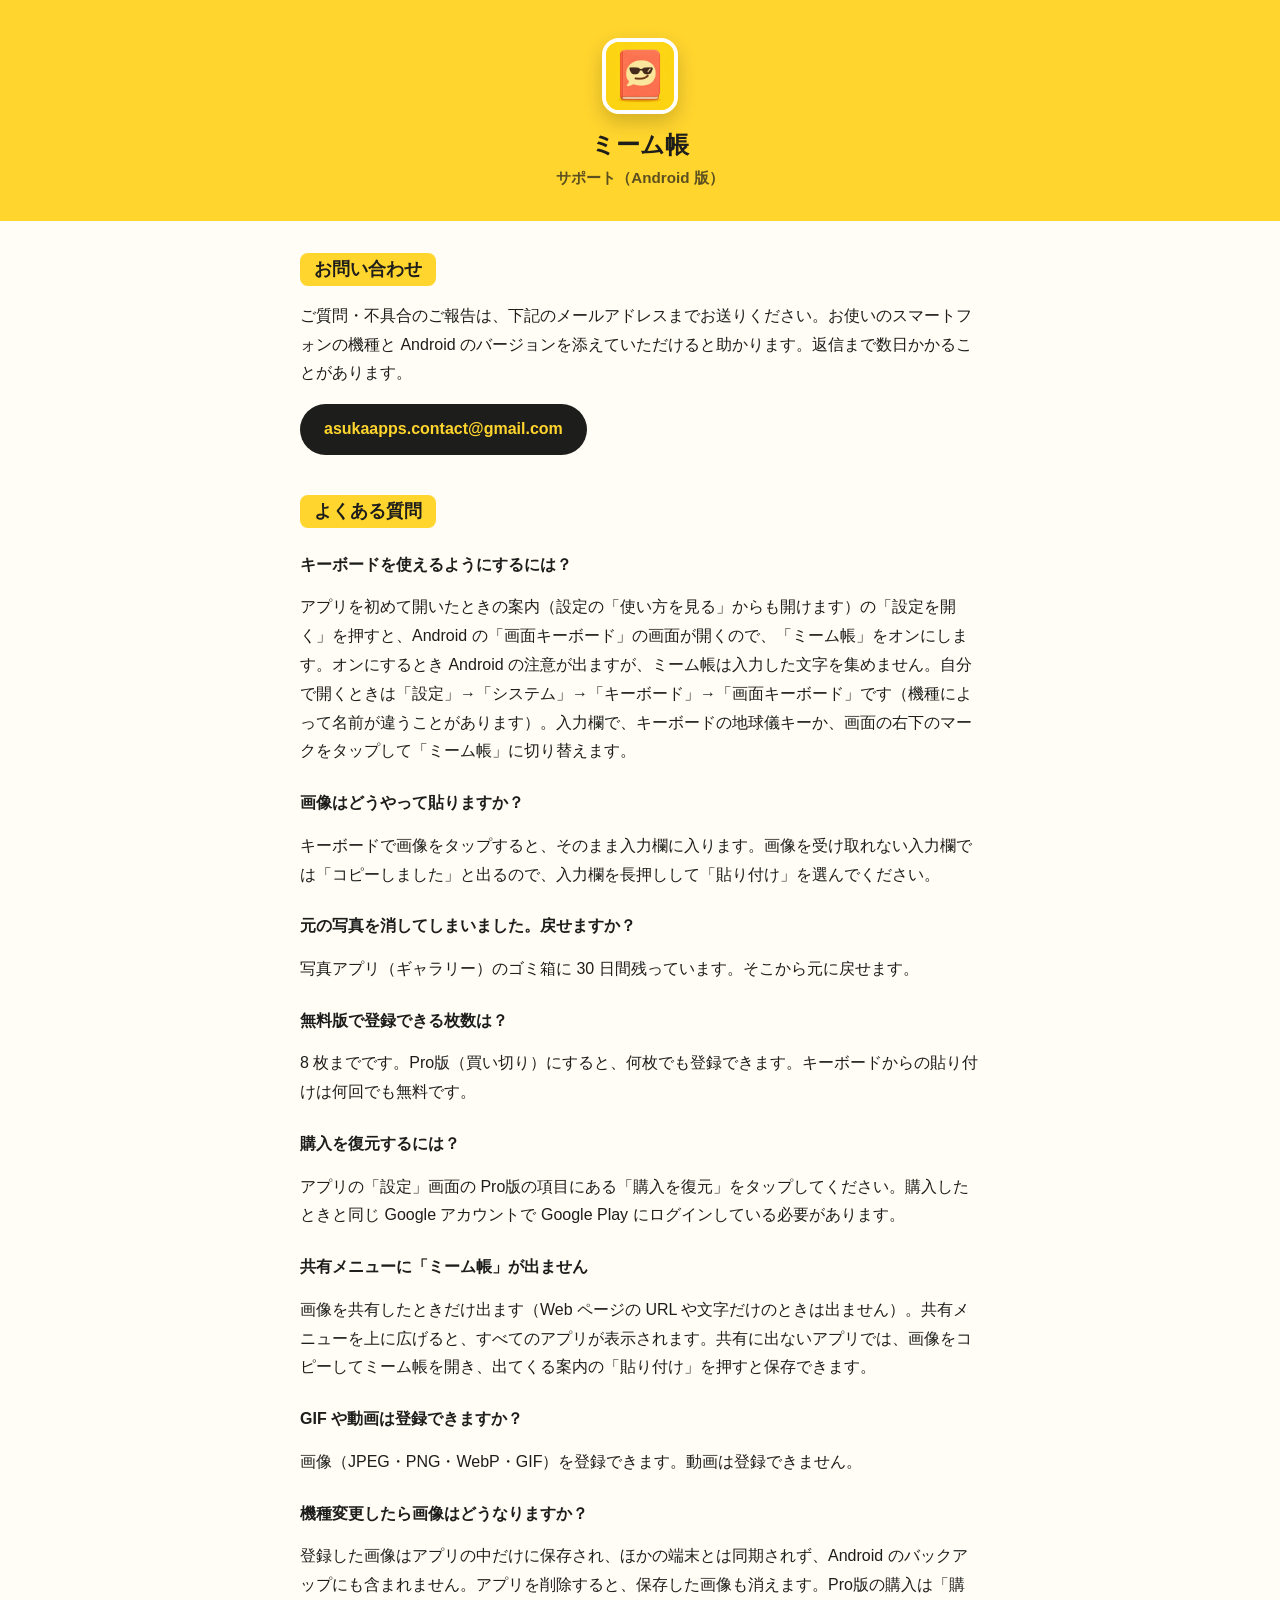
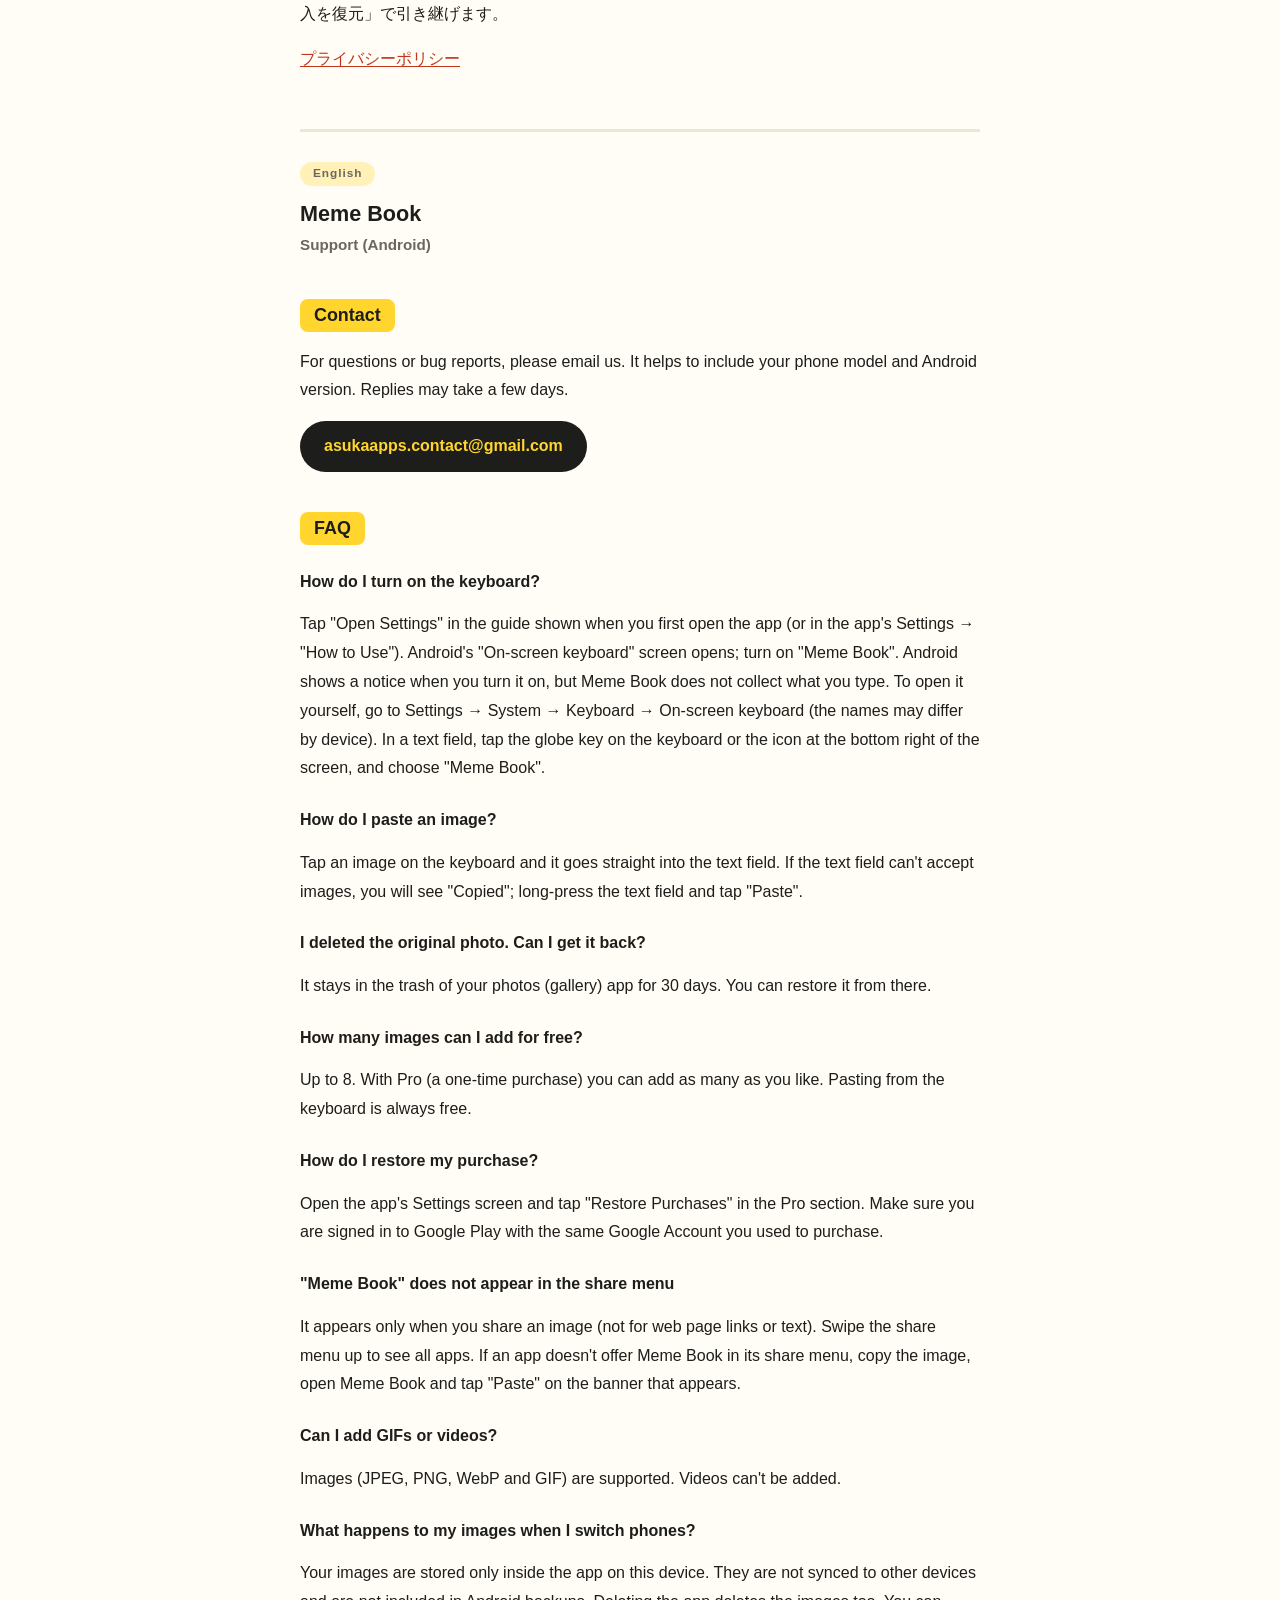
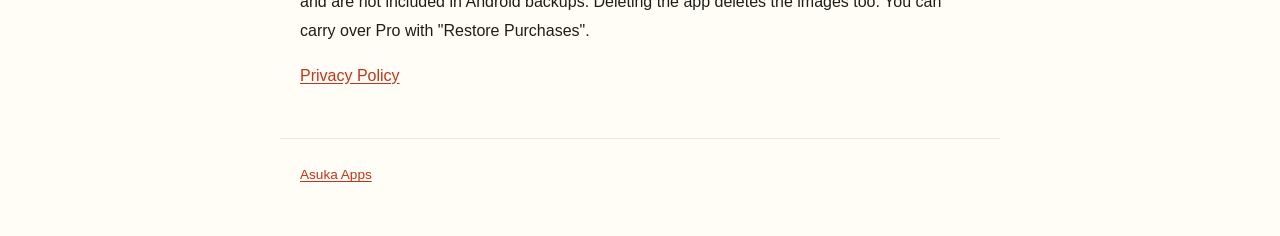
<file: meme_keyboard/android/support/index.html>
<!doctype html>
<html lang="ja">
<head>
<meta charset="utf-8">
<meta name="viewport" content="width=device-width, initial-scale=1">
<title>サポート - ミーム帳（Android 版）</title>
<meta name="theme-color" content="#ffd52e">
<link rel="stylesheet" href="/style.css?v=20261115">
</head>
<body class="app-meme_keyboard">
<header class="app-head">
<img class="app-icon" src="/assets/meme_keyboard_192.png" alt="" width="76" height="76">
<h1>ミーム帳</h1>
<p>サポート（Android 版）</p>
</header>
<main>

<h2>お問い合わせ</h2>
<p>ご質問・不具合のご報告は、下記のメールアドレスまでお送りください。お使いのスマートフォンの機種と Android のバージョンを添えていただけると助かります。返信まで数日かかることがあります。</p>
<p><a href="mailto:asukaapps.contact@gmail.com?subject=%E3%83%9F%E3%83%BC%E3%83%A0%E5%B8%B3%EF%BC%88Android%EF%BC%89">asukaapps.contact@gmail.com</a></p>

<h2>よくある質問</h2>
<h3>キーボードを使えるようにするには？</h3>
<p>アプリを初めて開いたときの案内（設定の「使い方を見る」からも開けます）の「設定を開く」を押すと、Android の「画面キーボード」の画面が開くので、「ミーム帳」をオンにします。オンにするとき Android の注意が出ますが、ミーム帳は入力した文字を集めません。自分で開くときは「設定」→「システム」→「キーボード」→「画面キーボード」です（機種によって名前が違うことがあります）。入力欄で、キーボードの地球儀キーか、画面の右下のマークをタップして「ミーム帳」に切り替えます。</p>
<h3>画像はどうやって貼りますか？</h3>
<p>キーボードで画像をタップすると、そのまま入力欄に入ります。画像を受け取れない入力欄では「コピーしました」と出るので、入力欄を長押しして「貼り付け」を選んでください。</p>
<h3>元の写真を消してしまいました。戻せますか？</h3>
<p>写真アプリ（ギャラリー）のゴミ箱に 30 日間残っています。そこから元に戻せます。</p>
<h3>無料版で登録できる枚数は？</h3>
<p>8 枚までです。Pro版（買い切り）にすると、何枚でも登録できます。キーボードからの貼り付けは何回でも無料です。</p>
<h3>購入を復元するには？</h3>
<p>アプリの「設定」画面の Pro版の項目にある「購入を復元」をタップしてください。購入したときと同じ Google アカウントで Google Play にログインしている必要があります。</p>
<h3>共有メニューに「ミーム帳」が出ません</h3>
<p>画像を共有したときだけ出ます（Web ページの URL や文字だけのときは出ません）。共有メニューを上に広げると、すべてのアプリが表示されます。共有に出ないアプリでは、画像をコピーしてミーム帳を開き、出てくる案内の「貼り付け」を押すと保存できます。</p>
<h3>GIF や動画は登録できますか？</h3>
<p>画像（JPEG・PNG・WebP・GIF）を登録できます。動画は登録できません。</p>
<h3>機種変更したら画像はどうなりますか？</h3>
<p>登録した画像はアプリの中だけに保存され、ほかの端末とは同期されず、Android のバックアップにも含まれません。アプリを削除すると、保存した画像も消えます。Pro版の購入は「購入を復元」で引き継げます。</p>

<p><a href="/meme_keyboard/android/privacy/">プライバシーポリシー</a></p>

<section class="lang" lang="en">
<h1>Meme Book</h1>
<p>Support (Android)</p>

<h2>Contact</h2>
<p>For questions or bug reports, please email us. It helps to include your phone model and Android version. Replies may take a few days.</p>
<p><a href="mailto:asukaapps.contact@gmail.com?subject=Meme%20Book%20(Android)">asukaapps.contact@gmail.com</a></p>

<h2>FAQ</h2>
<h3>How do I turn on the keyboard?</h3>
<p>Tap "Open Settings" in the guide shown when you first open the app (or in the app's Settings → "How to Use"). Android's "On-screen keyboard" screen opens; turn on "Meme Book". Android shows a notice when you turn it on, but Meme Book does not collect what you type. To open it yourself, go to Settings → System → Keyboard → On-screen keyboard (the names may differ by device). In a text field, tap the globe key on the keyboard or the icon at the bottom right of the screen, and choose "Meme Book".</p>
<h3>How do I paste an image?</h3>
<p>Tap an image on the keyboard and it goes straight into the text field. If the text field can't accept images, you will see "Copied"; long-press the text field and tap "Paste".</p>
<h3>I deleted the original photo. Can I get it back?</h3>
<p>It stays in the trash of your photos (gallery) app for 30 days. You can restore it from there.</p>
<h3>How many images can I add for free?</h3>
<p>Up to 8. With Pro (a one-time purchase) you can add as many as you like. Pasting from the keyboard is always free.</p>
<h3>How do I restore my purchase?</h3>
<p>Open the app's Settings screen and tap "Restore Purchases" in the Pro section. Make sure you are signed in to Google Play with the same Google Account you used to purchase.</p>
<h3>"Meme Book" does not appear in the share menu</h3>
<p>It appears only when you share an image (not for web page links or text). Swipe the share menu up to see all apps. If an app doesn't offer Meme Book in its share menu, copy the image, open Meme Book and tap "Paste" on the banner that appears.</p>
<h3>Can I add GIFs or videos?</h3>
<p>Images (JPEG, PNG, WebP and GIF) are supported. Videos can't be added.</p>
<h3>What happens to my images when I switch phones?</h3>
<p>Your images are stored only inside the app on this device. They are not synced to other devices and are not included in Android backups. Deleting the app deletes the images too. You can carry over Pro with "Restore Purchases".</p>

<p><a href="/meme_keyboard/android/privacy/">Privacy Policy</a></p>
</section>
</main>
<footer><a href="/">Asuka Apps</a></footer>
</body>
</html>
</file>
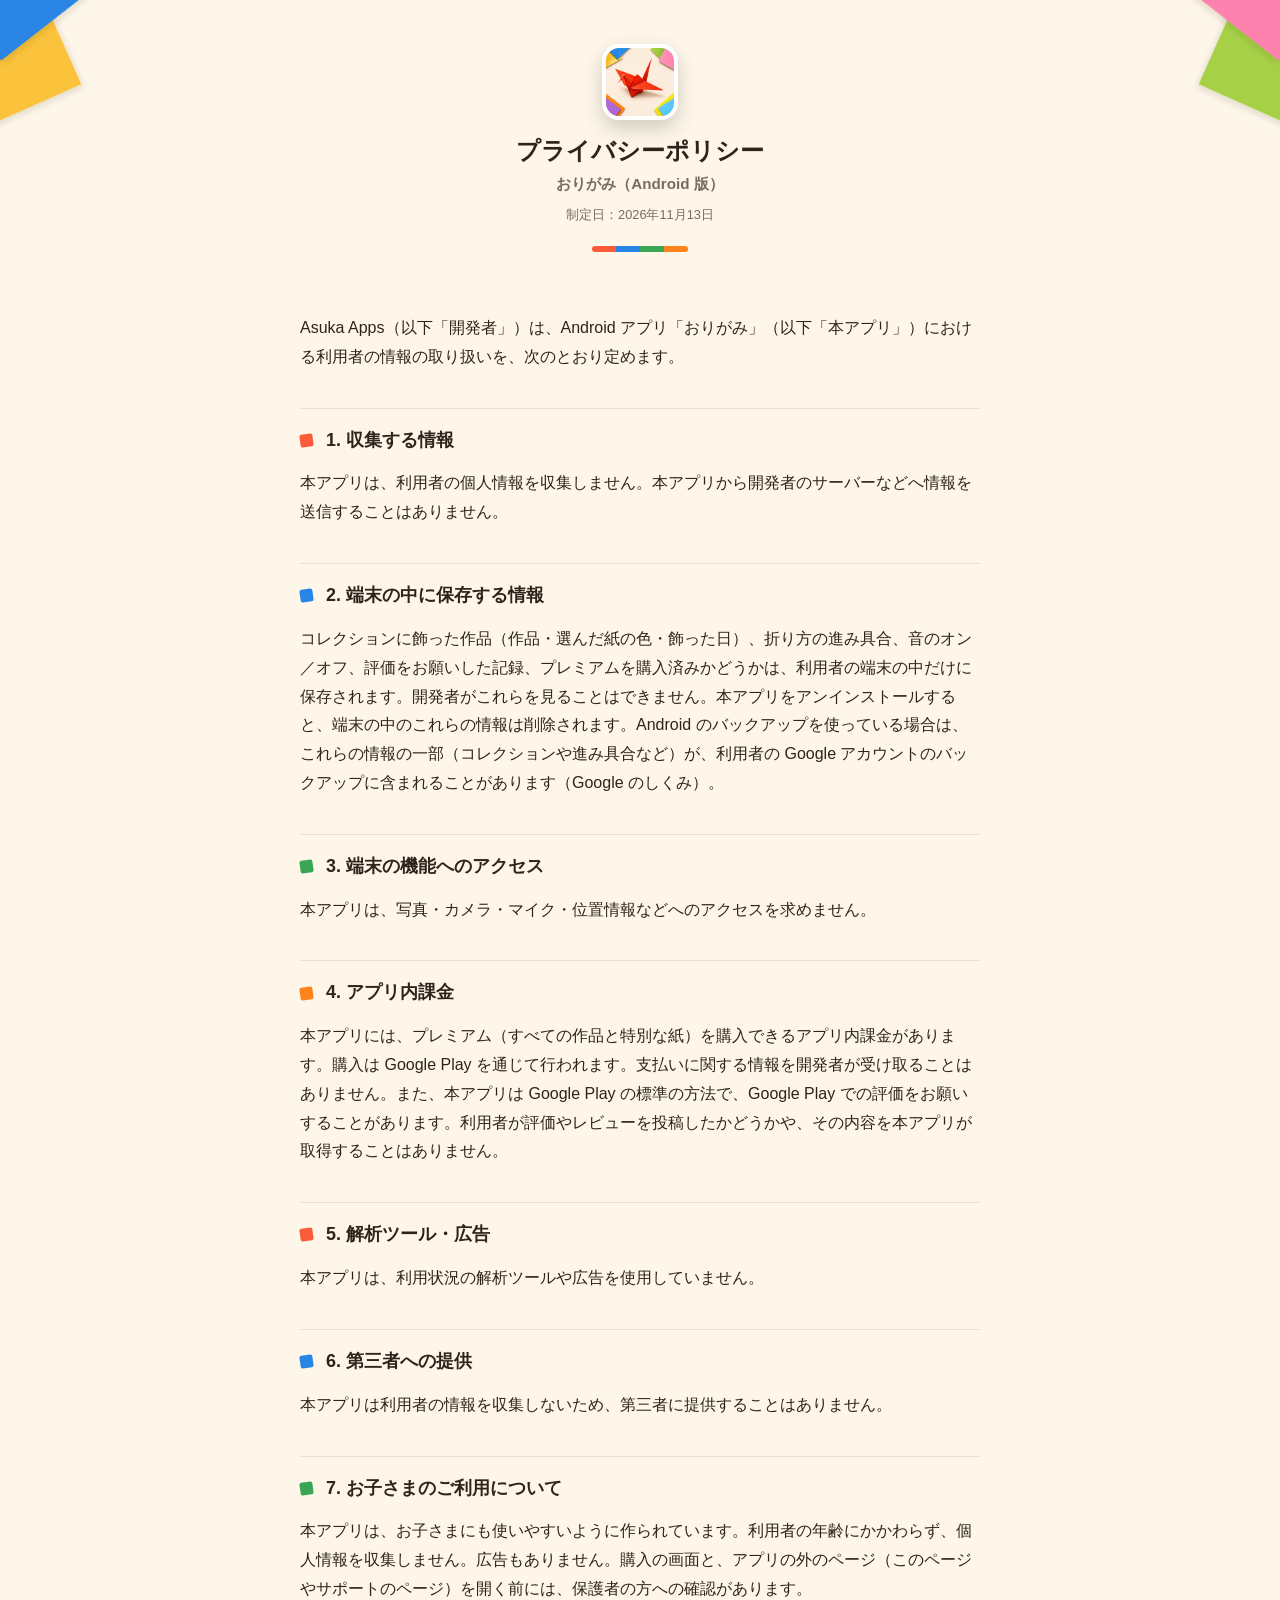
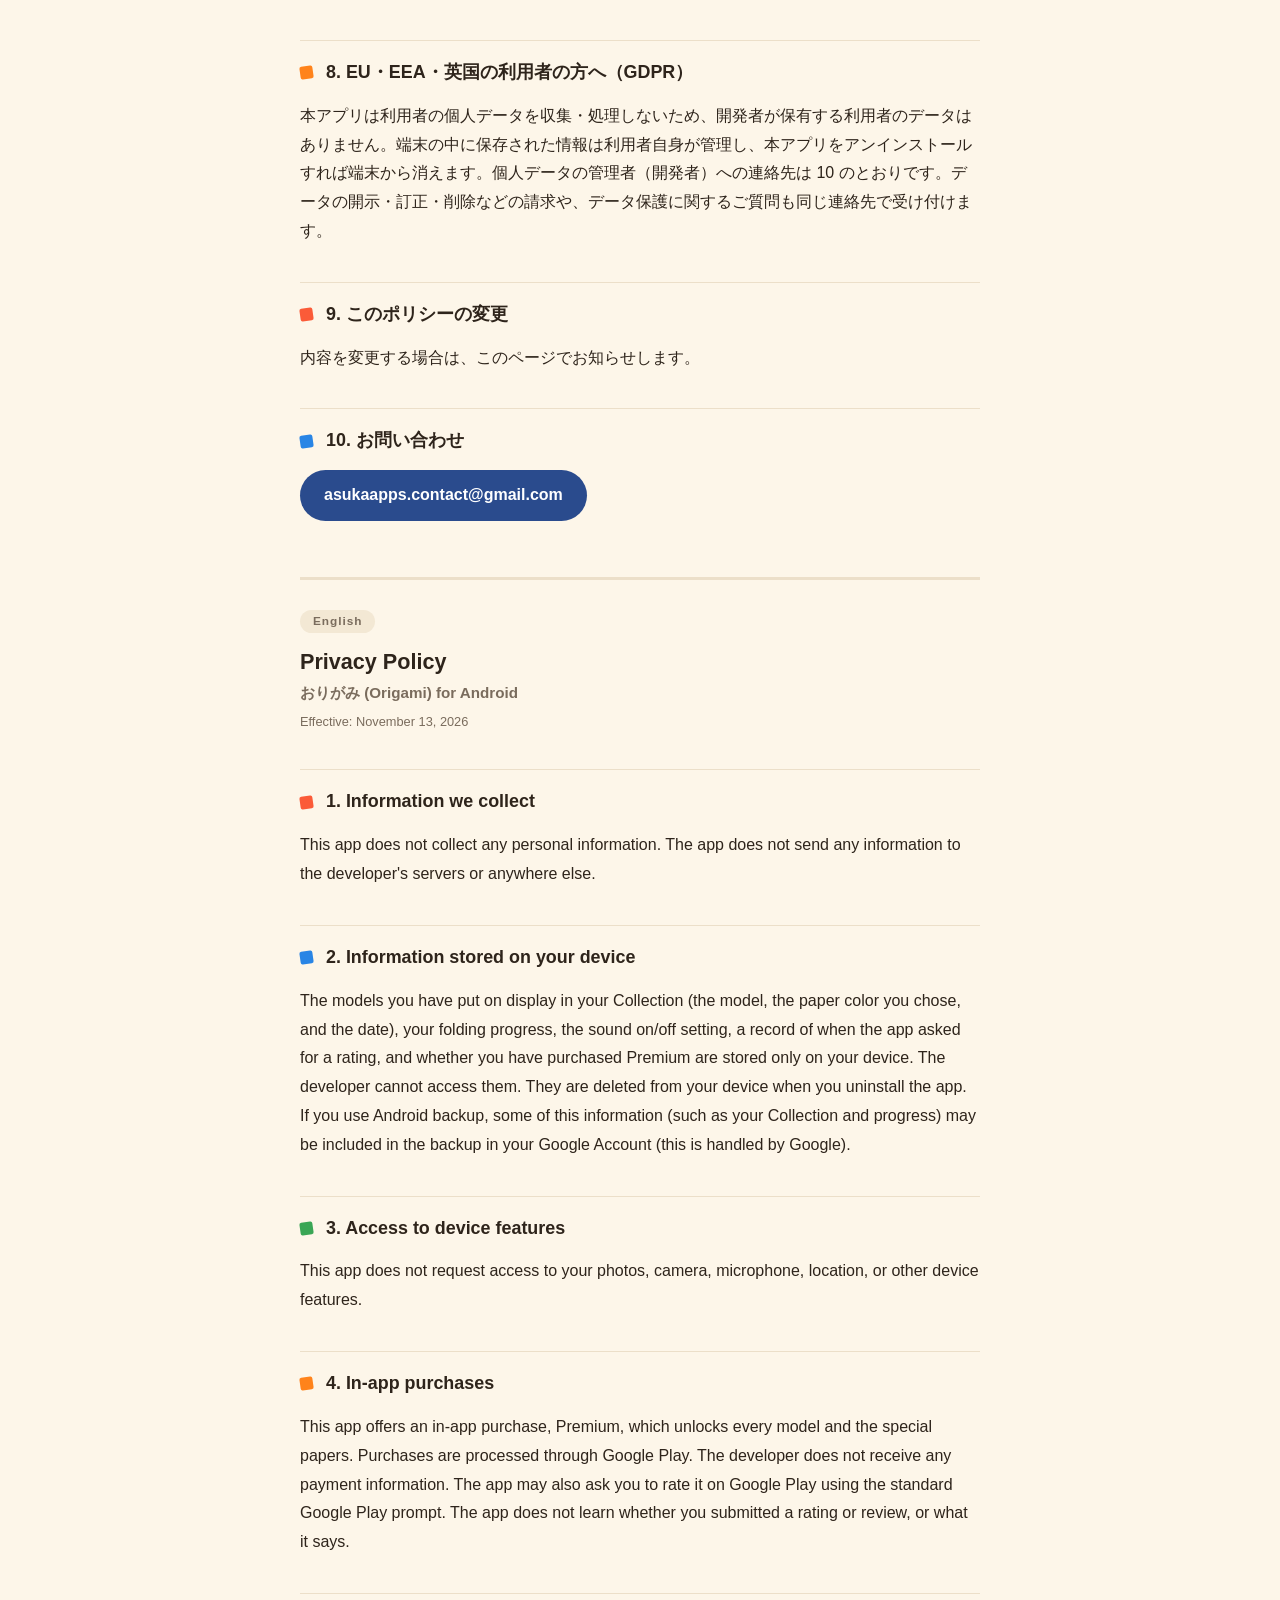
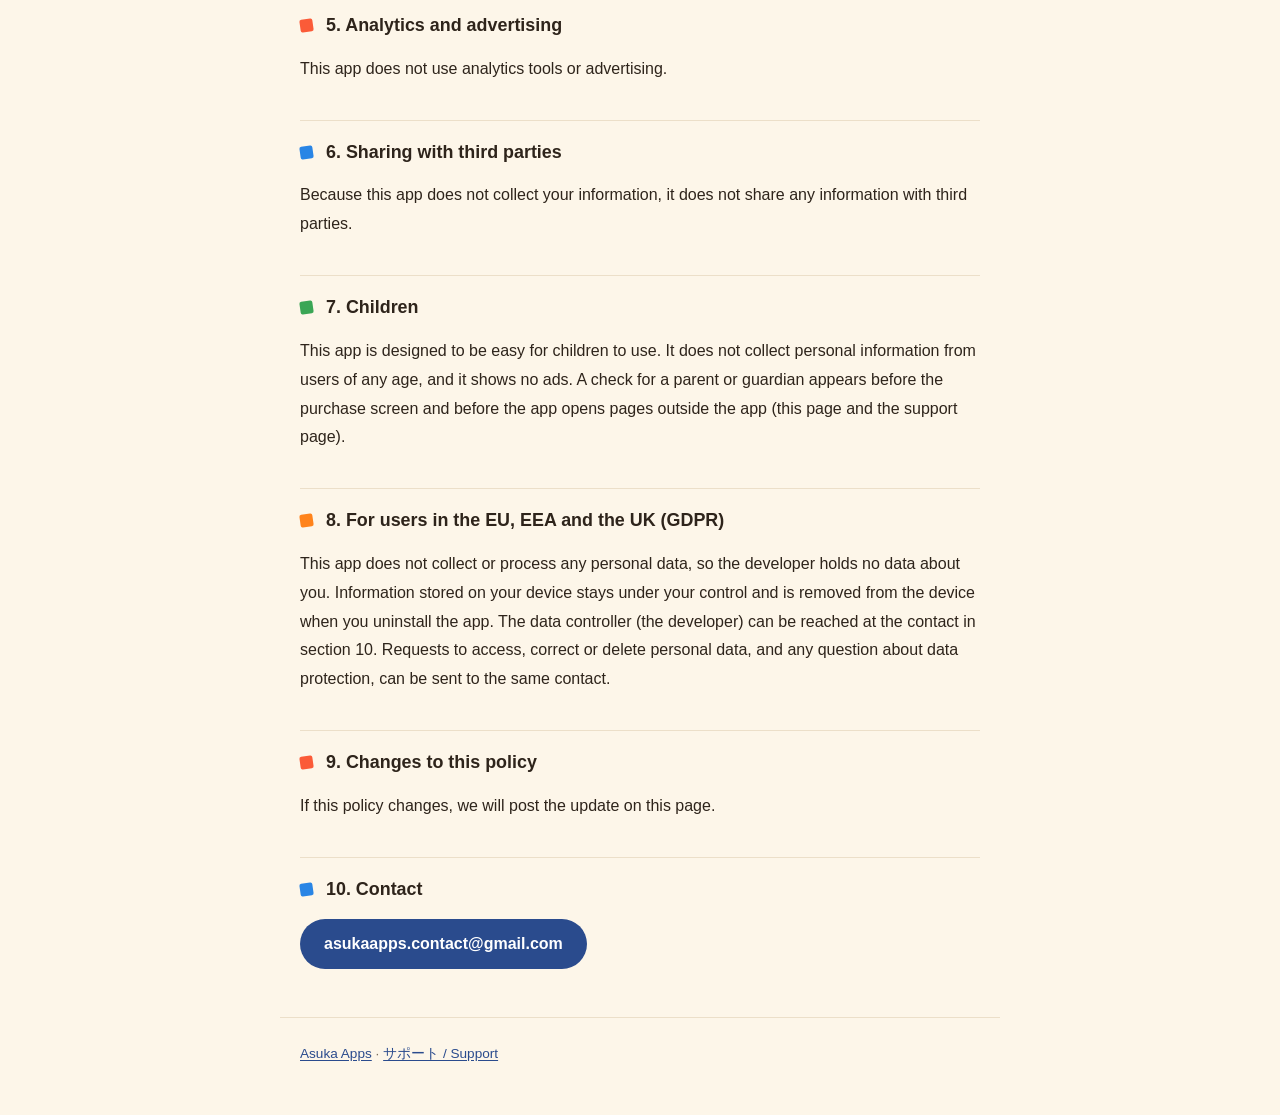
<file: origami_3d/android/privacy/index.html>
<!doctype html>
<html lang="ja">
<head>
<meta charset="utf-8">
<meta name="viewport" content="width=device-width, initial-scale=1">
<title>プライバシーポリシー - おりがみ（Android 版）</title>
<meta name="theme-color" content="#fdf6e9">
<link rel="stylesheet" href="/style.css?v=20261115">
</head>
<body class="app-origami_3d">
<header class="app-head">
<img class="app-icon" src="/assets/origami_3d_192.png" alt="" width="76" height="76">
<h1>プライバシーポリシー</h1>
<p>おりがみ（Android 版）</p>
<p class="meta">制定日：2026年11月13日</p>
</header>
<main>

<p>Asuka Apps（以下「開発者」）は、Android アプリ「おりがみ」（以下「本アプリ」）における利用者の情報の取り扱いを、次のとおり定めます。</p>

<h2>1. 収集する情報</h2>
<p>本アプリは、利用者の個人情報を収集しません。本アプリから開発者のサーバーなどへ情報を送信することはありません。</p>

<h2>2. 端末の中に保存する情報</h2>
<p>コレクションに飾った作品（作品・選んだ紙の色・飾った日）、折り方の進み具合、音のオン／オフ、評価をお願いした記録、プレミアムを購入済みかどうかは、利用者の端末の中だけに保存されます。開発者がこれらを見ることはできません。本アプリをアンインストールすると、端末の中のこれらの情報は削除されます。Android のバックアップを使っている場合は、これらの情報の一部（コレクションや進み具合など）が、利用者の Google アカウントのバックアップに含まれることがあります（Google のしくみ）。</p>

<h2>3. 端末の機能へのアクセス</h2>
<p>本アプリは、写真・カメラ・マイク・位置情報などへのアクセスを求めません。</p>

<h2>4. アプリ内課金</h2>
<p>本アプリには、プレミアム（すべての作品と特別な紙）を購入できるアプリ内課金があります。購入は Google Play を通じて行われます。支払いに関する情報を開発者が受け取ることはありません。また、本アプリは Google Play の標準の方法で、Google Play での評価をお願いすることがあります。利用者が評価やレビューを投稿したかどうかや、その内容を本アプリが取得することはありません。</p>

<h2>5. 解析ツール・広告</h2>
<p>本アプリは、利用状況の解析ツールや広告を使用していません。</p>

<h2>6. 第三者への提供</h2>
<p>本アプリは利用者の情報を収集しないため、第三者に提供することはありません。</p>

<h2>7. お子さまのご利用について</h2>
<p>本アプリは、お子さまにも使いやすいように作られています。利用者の年齢にかかわらず、個人情報を収集しません。広告もありません。購入の画面と、アプリの外のページ（このページやサポートのページ）を開く前には、保護者の方への確認があります。</p>

<h2>8. EU・EEA・英国の利用者の方へ（GDPR）</h2>
<p>本アプリは利用者の個人データを収集・処理しないため、開発者が保有する利用者のデータはありません。端末の中に保存された情報は利用者自身が管理し、本アプリをアンインストールすれば端末から消えます。個人データの管理者（開発者）への連絡先は 10 のとおりです。データの開示・訂正・削除などの請求や、データ保護に関するご質問も同じ連絡先で受け付けます。</p>

<h2>9. このポリシーの変更</h2>
<p>内容を変更する場合は、このページでお知らせします。</p>

<h2>10. お問い合わせ</h2>
<p><a href="mailto:asukaapps.contact@gmail.com">asukaapps.contact@gmail.com</a></p>

<section class="lang" lang="en">
<h1>Privacy Policy</h1>
<p>おりがみ (Origami) for Android</p>
<p class="meta">Effective: November 13, 2026</p>

<h2>1. Information we collect</h2>
<p>This app does not collect any personal information. The app does not send any information to the developer's servers or anywhere else.</p>

<h2>2. Information stored on your device</h2>
<p>The models you have put on display in your Collection (the model, the paper color you chose, and the date), your folding progress, the sound on/off setting, a record of when the app asked for a rating, and whether you have purchased Premium are stored only on your device. The developer cannot access them. They are deleted from your device when you uninstall the app. If you use Android backup, some of this information (such as your Collection and progress) may be included in the backup in your Google Account (this is handled by Google).</p>

<h2>3. Access to device features</h2>
<p>This app does not request access to your photos, camera, microphone, location, or other device features.</p>

<h2>4. In-app purchases</h2>
<p>This app offers an in-app purchase, Premium, which unlocks every model and the special papers. Purchases are processed through Google Play. The developer does not receive any payment information. The app may also ask you to rate it on Google Play using the standard Google Play prompt. The app does not learn whether you submitted a rating or review, or what it says.</p>

<h2>5. Analytics and advertising</h2>
<p>This app does not use analytics tools or advertising.</p>

<h2>6. Sharing with third parties</h2>
<p>Because this app does not collect your information, it does not share any information with third parties.</p>

<h2>7. Children</h2>
<p>This app is designed to be easy for children to use. It does not collect personal information from users of any age, and it shows no ads. A check for a parent or guardian appears before the purchase screen and before the app opens pages outside the app (this page and the support page).</p>

<h2>8. For users in the EU, EEA and the UK (GDPR)</h2>
<p>This app does not collect or process any personal data, so the developer holds no data about you. Information stored on your device stays under your control and is removed from the device when you uninstall the app. The data controller (the developer) can be reached at the contact in section 10. Requests to access, correct or delete personal data, and any question about data protection, can be sent to the same contact.</p>

<h2>9. Changes to this policy</h2>
<p>If this policy changes, we will post the update on this page.</p>

<h2>10. Contact</h2>
<p><a href="mailto:asukaapps.contact@gmail.com">asukaapps.contact@gmail.com</a></p>
</section>
</main>
<footer><a href="/">Asuka Apps</a> · <a href="/origami_3d/android/support/">サポート / Support</a></footer>
</body>
</html>
</file>
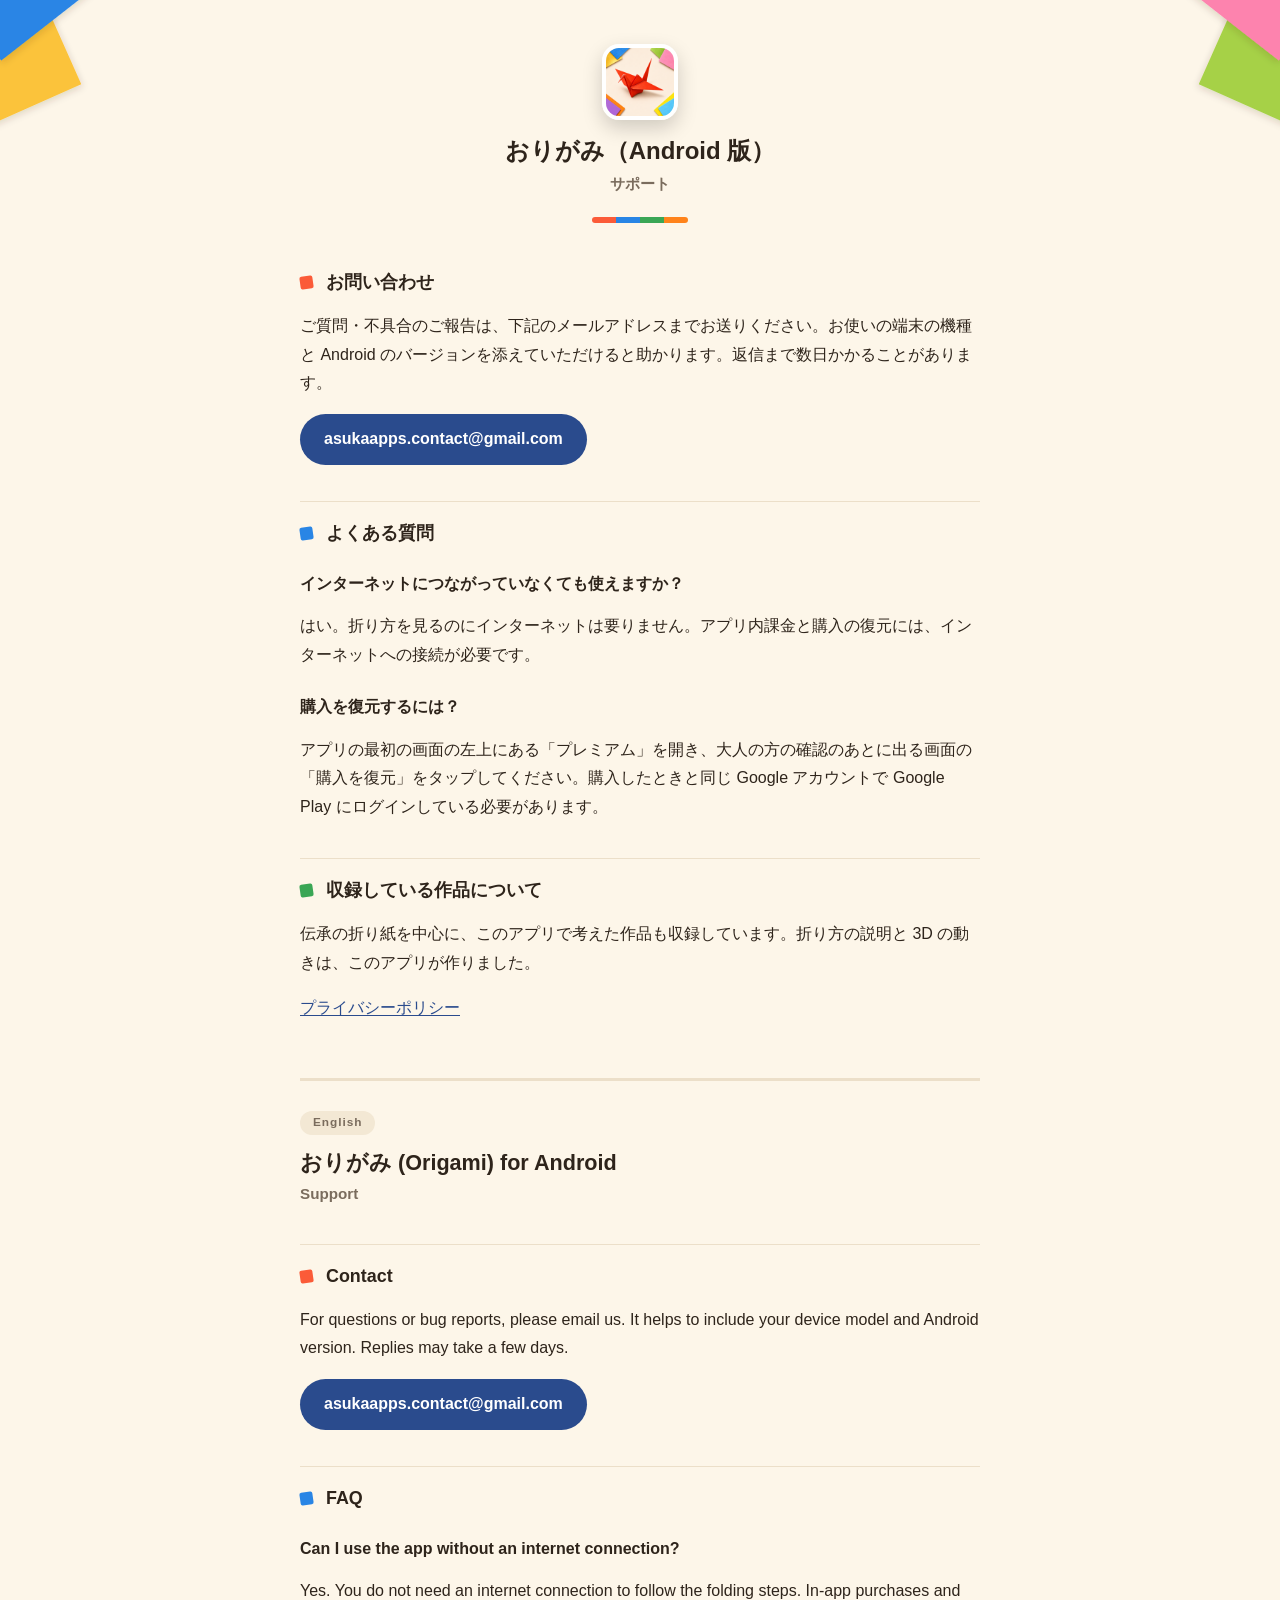
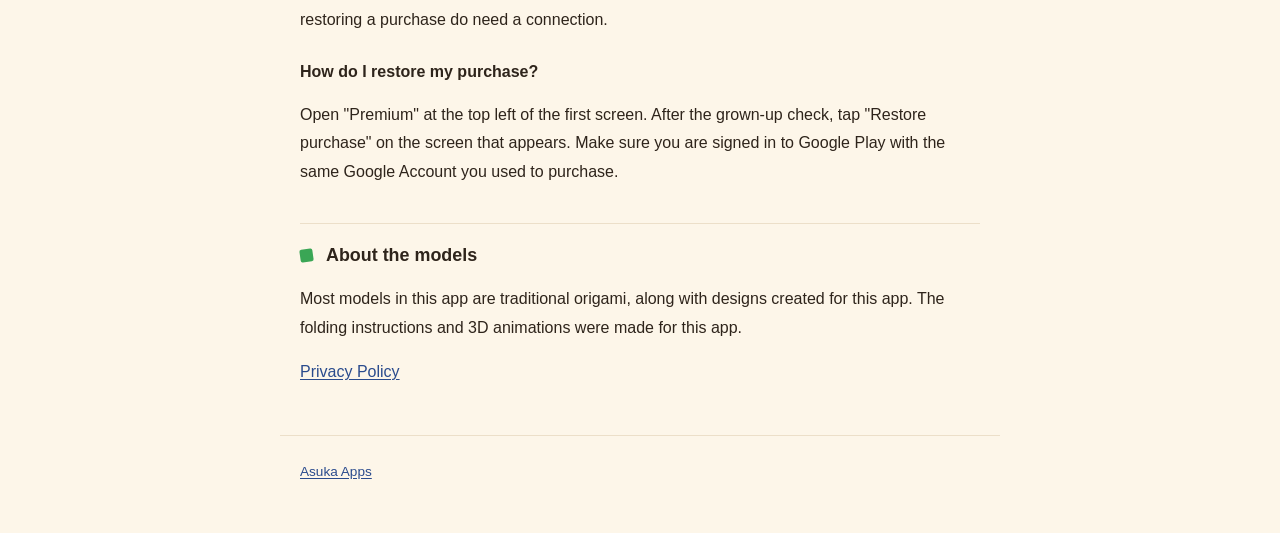
<file: origami_3d/android/support/index.html>
<!doctype html>
<html lang="ja">
<head>
<meta charset="utf-8">
<meta name="viewport" content="width=device-width, initial-scale=1">
<title>サポート - おりがみ（Android 版）</title>
<meta name="theme-color" content="#fdf6e9">
<link rel="stylesheet" href="/style.css?v=20261115">
</head>
<body class="app-origami_3d">
<header class="app-head">
<img class="app-icon" src="/assets/origami_3d_192.png" alt="" width="76" height="76">
<h1>おりがみ（Android 版）</h1>
<p>サポート</p>
</header>
<main>

<h2>お問い合わせ</h2>
<p>ご質問・不具合のご報告は、下記のメールアドレスまでお送りください。お使いの端末の機種と Android のバージョンを添えていただけると助かります。返信まで数日かかることがあります。</p>
<p><a href="mailto:asukaapps.contact@gmail.com?subject=%E3%81%8A%E3%82%8A%E3%81%8C%E3%81%BF">asukaapps.contact@gmail.com</a></p>

<h2>よくある質問</h2>
<h3>インターネットにつながっていなくても使えますか？</h3>
<p>はい。折り方を見るのにインターネットは要りません。アプリ内課金と購入の復元には、インターネットへの接続が必要です。</p>
<h3>購入を復元するには？</h3>
<p>アプリの最初の画面の左上にある「プレミアム」を開き、大人の方の確認のあとに出る画面の「購入を復元」をタップしてください。購入したときと同じ Google アカウントで Google Play にログインしている必要があります。</p>

<h2>収録している作品について</h2>
<p>伝承の折り紙を中心に、このアプリで考えた作品も収録しています。折り方の説明と 3D の動きは、このアプリが作りました。</p>

<p><a href="/origami_3d/android/privacy/">プライバシーポリシー</a></p>

<section class="lang" lang="en">
<h1>おりがみ (Origami) for Android</h1>
<p>Support</p>

<h2>Contact</h2>
<p>For questions or bug reports, please email us. It helps to include your device model and Android version. Replies may take a few days.</p>
<p><a href="mailto:asukaapps.contact@gmail.com?subject=%E3%81%8A%E3%82%8A%E3%81%8C%E3%81%BF">asukaapps.contact@gmail.com</a></p>

<h2>FAQ</h2>
<h3>Can I use the app without an internet connection?</h3>
<p>Yes. You do not need an internet connection to follow the folding steps. In-app purchases and restoring a purchase do need a connection.</p>
<h3>How do I restore my purchase?</h3>
<p>Open "Premium" at the top left of the first screen. After the grown-up check, tap "Restore purchase" on the screen that appears. Make sure you are signed in to Google Play with the same Google Account you used to purchase.</p>

<h2>About the models</h2>
<p>Most models in this app are traditional origami, along with designs created for this app. The folding instructions and 3D animations were made for this app.</p>

<p><a href="/origami_3d/android/privacy/">Privacy Policy</a></p>
</section>
</main>
<footer><a href="/">Asuka Apps</a></footer>
</body>
</html>
</file>
<file: style.css>
/* アプリの下のページ（サポート・プライバシーポリシー）共通の見た目。トップのページは /top.css。
   2026-11-15 に作り直した：暗い表示（ダークモードで黒くなる）をやめて明るい色に固定し、アプリごとの色にした
   （だいきさん「おりがみ からお問い合わせを開いたら まっくらで びびった」）。それまでの生成り 1 色＋暗い表示は git の履歴にある。
   - 色は <body class="app-<slug>"> で決まる。下の「アプリごとの色」に段が無い slug は「素の色」（Asuka Apps の生成り×セージ）になる
   - アプリを足すとき：「アプリごとの色」に .app-<slug> の段を足し、assets/<slug>_192.png（アイコンを 192px に縮めたもの）を置く
   - 外のフォントは読まない（プライバシーポリシーのページから よそへ通信しないため）。丸い字は端末に入っているものを使う
   - 直したら、各ページの style.css の読み込みの版の印（?v=）を上げる */
:root {
  color-scheme: light;
  /* 素の色 */
  --bg: #fbf8f2; --text: #1d2621; --muted: #66706a; --line: #e6dfd1;
  --band: #2f4a3f; --band-text: #f6f0e2; --band-sub: rgba(246, 240, 226, 0.8);
  --link: #2f6f5e; --mark: #2f4a3f; --chip: #ece6d8;
  --button: #2f4a3f; --button-text: #ffffff;
  --heading-font: inherit;
}

/* ---- アプリごとの色 ---- */
/* おりがみ：アプリの生成りの地・4 すみの色紙・紺のボタン・丸い字 */
.app-origami_3d {
  --bg: #fdf6e9; --text: #2e241b; --muted: #7a6c5d; --line: #ecdfc9;
  --band: transparent; --band-text: #2e241b; --band-sub: #7a6c5d;
  --link: #2a4b8d; --mark: #fb5b38; --chip: #f3e8d4;
  --button: #2a4b8d; --button-text: #ffffff;
  --heading-font: ui-rounded, "Hiragino Maru Gothic ProN", "Hiragino Sans", "Noto Sans JP", sans-serif;
}
/* フォーカスドラゴン：森の緑の帯・羊皮紙の地・茶の字 */
.app-dragon_focus {
  --bg: #f8f1e1; --text: #33261c; --muted: #7b6a57; --line: #e3d5ba;
  --band: #27502f; --band-text: #fbf3df; --band-sub: rgba(251, 243, 223, 0.82);
  --link: #2f6a33; --mark: #6aa53c; --chip: #ece0c6;
  --button: #27502f; --button-text: #fbf3df;
}
/* ミーム帳：黄色の帯・黒い字・本の朱色のリンク */
.app-meme_keyboard {
  --bg: #fffdf5; --text: #1d1d1b; --muted: #6a675f; --line: #ece6d2;
  --band: #ffd52e; --band-text: #1d1d1b; --band-sub: rgba(29, 29, 27, 0.72);
  --link: #c0351c; --mark: #ffd52e; --chip: #fff1b8;
  --button: #1d1d1b; --button-text: #ffd52e;
}

* { box-sizing: border-box; }
html { -webkit-text-size-adjust: 100%; background: var(--bg); }
body {
  margin: 0;
  background: var(--bg);
  color: var(--text);
  font-family: -apple-system, BlinkMacSystemFont, "Hiragino Sans", "Hiragino Kaku Gothic ProN", "Noto Sans JP", sans-serif;
  line-height: 1.8;
}
main, footer { max-width: 720px; margin: 0 auto; padding: 0 20px; }
main { padding-top: 28px; padding-bottom: 32px; }
h1 { font-family: var(--heading-font); } /* 丸い字は題字だけ（端末の丸い字には太字が無く、小さい見出しに使うと本文と見分けにくい） */
a { color: var(--link); text-underline-offset: 2px; }
ul { padding-left: 1.3em; }

/* ---- 上の帯：アプリのアイコン・名前・ページの種類 ---- */
.app-head { position: relative; overflow: hidden; padding: 38px 20px 30px; text-align: center; background: var(--band); color: var(--band-text); }
.app-head > * { position: relative; } /* 帯の飾り（::before）より手前に */
.app-head .app-icon { display: block; width: 76px; height: 76px; margin: 0 auto 14px; border-radius: 22.5%; border: 4px solid #fff; box-shadow: 0 8px 20px rgba(0, 0, 0, 0.18); }
.app-head h1 { margin: 0; font-size: 1.5rem; line-height: 1.4; }
.app-head p { margin: 2px 0 0; font-weight: 700; font-size: 0.95rem; color: var(--band-sub); }
.app-head .meta { margin-top: 6px; font-weight: 400; font-size: 0.8rem; }

/* ---- 本文 ---- */
h2 { position: relative; font-size: 1.12rem; line-height: 1.5; margin: 36px 0 8px; padding: 18px 0 0 1.45em; border-top: 1px solid var(--line); }
h2::before { content: ""; position: absolute; left: 0; top: calc(18px + 0.4em); width: 0.72em; height: 0.72em; border-radius: 2px; background: var(--mark); }
main > h2:first-child { margin-top: 0; border-top: 0; padding-top: 0; }
main > h2:first-child::before { top: 0.4em; }
h3 { font-size: 1rem; line-height: 1.6; margin: 24px 0 4px; }
/* メールのアドレスは押しやすい大きなボタンに（どのページでも 1 行だけの段落に入っている） */
p > a[href^="mailto:"] { display: inline-block; max-width: 100%; padding: 11px 24px; border-radius: 999px; background: var(--button); color: var(--button-text); font-weight: 700; text-decoration: none; overflow-wrap: anywhere; }

/* ---- 英語の段 ---- */
.lang { margin-top: 56px; padding-top: 26px; border-top: 3px solid var(--line); }
.lang[lang="en"]::before { content: "English"; display: inline-block; padding: 1px 13px; border-radius: 999px; background: var(--chip); color: var(--muted); font-size: 0.74rem; font-weight: 700; letter-spacing: 0.08em; }
.lang > h1 { margin: 12px 0 0; font-size: 1.35rem; line-height: 1.4; }
.lang > h1 + p { margin: 2px 0 0; font-weight: 700; font-size: 0.95rem; color: var(--muted); }
.lang > .meta { margin: 4px 0 0; }
.meta { color: var(--muted); font-size: 0.8rem; }

footer { color: var(--muted); font-size: 0.85rem; padding-top: 24px; padding-bottom: 48px; border-top: 1px solid var(--line); }

/* ---- アプリごとの飾り ---- */
/* おりがみ：上の 2 すみから色紙がのぞく（トップの見開きと同じ色紙の SVG）。帯の下に 4 色の短い線。見出しの印は色紙の 4 色を順に・少し傾ける */
.app-origami_3d .app-head { padding-top: 44px; padding-bottom: 18px; }
.app-origami_3d .app-head::before { content: ""; position: absolute; inset: 0; pointer-events: none; background-image: url("data:image/svg+xml,%3Csvg xmlns='http://www.w3.org/2000/svg' width='300' height='300' viewBox='0 0 300 300'%3E%3Cdefs%3E%3Cfilter id='s' x='-30%25' y='-30%25' width='160%25' height='160%25'%3E%3CfeDropShadow dx='0' dy='5' stdDeviation='7' flood-color='%233a2a1e' flood-opacity='.16'/%3E%3C/filter%3E%3C/defs%3E%3Cg transform='translate(0 0) scale(1 1)'%3E%3Crect x='-150' y='-10' width='230' height='230' fill='%23fbc33b' filter='url(%23s)' transform='rotate(-24 0 0)'/%3E%3Crect x='-60' y='-170' width='230' height='230' fill='%232985e5' filter='url(%23s)' transform='rotate(-38 60 0)'/%3E%3C/g%3E%3C/svg%3E"), url("data:image/svg+xml,%3Csvg xmlns='http://www.w3.org/2000/svg' width='300' height='300' viewBox='0 0 300 300'%3E%3Cdefs%3E%3Cfilter id='s' x='-30%25' y='-30%25' width='160%25' height='160%25'%3E%3CfeDropShadow dx='0' dy='5' stdDeviation='7' flood-color='%233a2a1e' flood-opacity='.16'/%3E%3C/filter%3E%3C/defs%3E%3Cg transform='translate(300 0) scale(-1 1)'%3E%3Crect x='-150' y='-10' width='230' height='230' fill='%23a6d146' filter='url(%23s)' transform='rotate(-24 0 0)'/%3E%3Crect x='-60' y='-170' width='230' height='230' fill='%23fd83ae' filter='url(%23s)' transform='rotate(-38 60 0)'/%3E%3C/g%3E%3C/svg%3E"); background-repeat: no-repeat; background-position: left top, right top; background-size: 108px 108px; }
@media (min-width: 700px) { .app-origami_3d .app-head::before { background-size: 150px 150px; } }
.app-origami_3d .app-head::after { content: ""; display: block; width: 96px; height: 6px; margin: 20px auto 0; border-radius: 3px; background: linear-gradient(90deg, #fb5b38 0 25%, #2985e5 25% 50%, #3aa655 50% 75%, #ff831b 75% 100%); }
.app-origami_3d h2::before { transform: rotate(-8deg); }
.app-origami_3d h2:nth-of-type(4n + 2)::before { background: #2985e5; }
.app-origami_3d h2:nth-of-type(4n + 3)::before { background: #3aa655; }
.app-origami_3d h2:nth-of-type(4n + 4)::before { background: #ff831b; }

/* フォーカスドラゴン：帯の下にドット絵の草（四角が 1 つおきに飛び出す）。見出しの印はドット絵の草のブロック */
.app-dragon_focus .app-head { padding-bottom: 44px; }
.app-dragon_focus .app-head::after { content: ""; position: absolute; left: 0; right: 0; bottom: 0; height: 14px; background: repeating-linear-gradient(90deg, #7db548 0 8px, transparent 8px 16px) left top / 100% 6px no-repeat, linear-gradient(#7db548, #7db548) left bottom / 100% 8px no-repeat; }
.app-dragon_focus h2::before { border-radius: 0; box-shadow: inset 3px 3px 0 #a5d667, inset -3px -3px 0 #3f7a2c; }

/* ミーム帳：見出しは黄色の札（線で区切らない） */
.app-meme_keyboard h2 { width: fit-content; margin-top: 40px; padding: 3px 14px; border-top: 0; border-radius: 8px; background: var(--mark); }
.app-meme_keyboard h2::before { content: none; }
.app-meme_keyboard main > h2:first-child { margin-top: 4px; padding: 3px 14px; }

/* トップの雛形（_store/templates/site/index.html）の一覧用。いまのトップは /top.css を使う */
.apps { list-style: none; padding: 0; }
.apps li { background: #fff; border: 1px solid var(--line); border-radius: 12px; padding: 14px 16px; margin: 10px 0; }
.app-name { font-weight: 600; display: block; }
.apps li.empty { color: var(--muted); background: transparent; border-style: dashed; }
</file>
